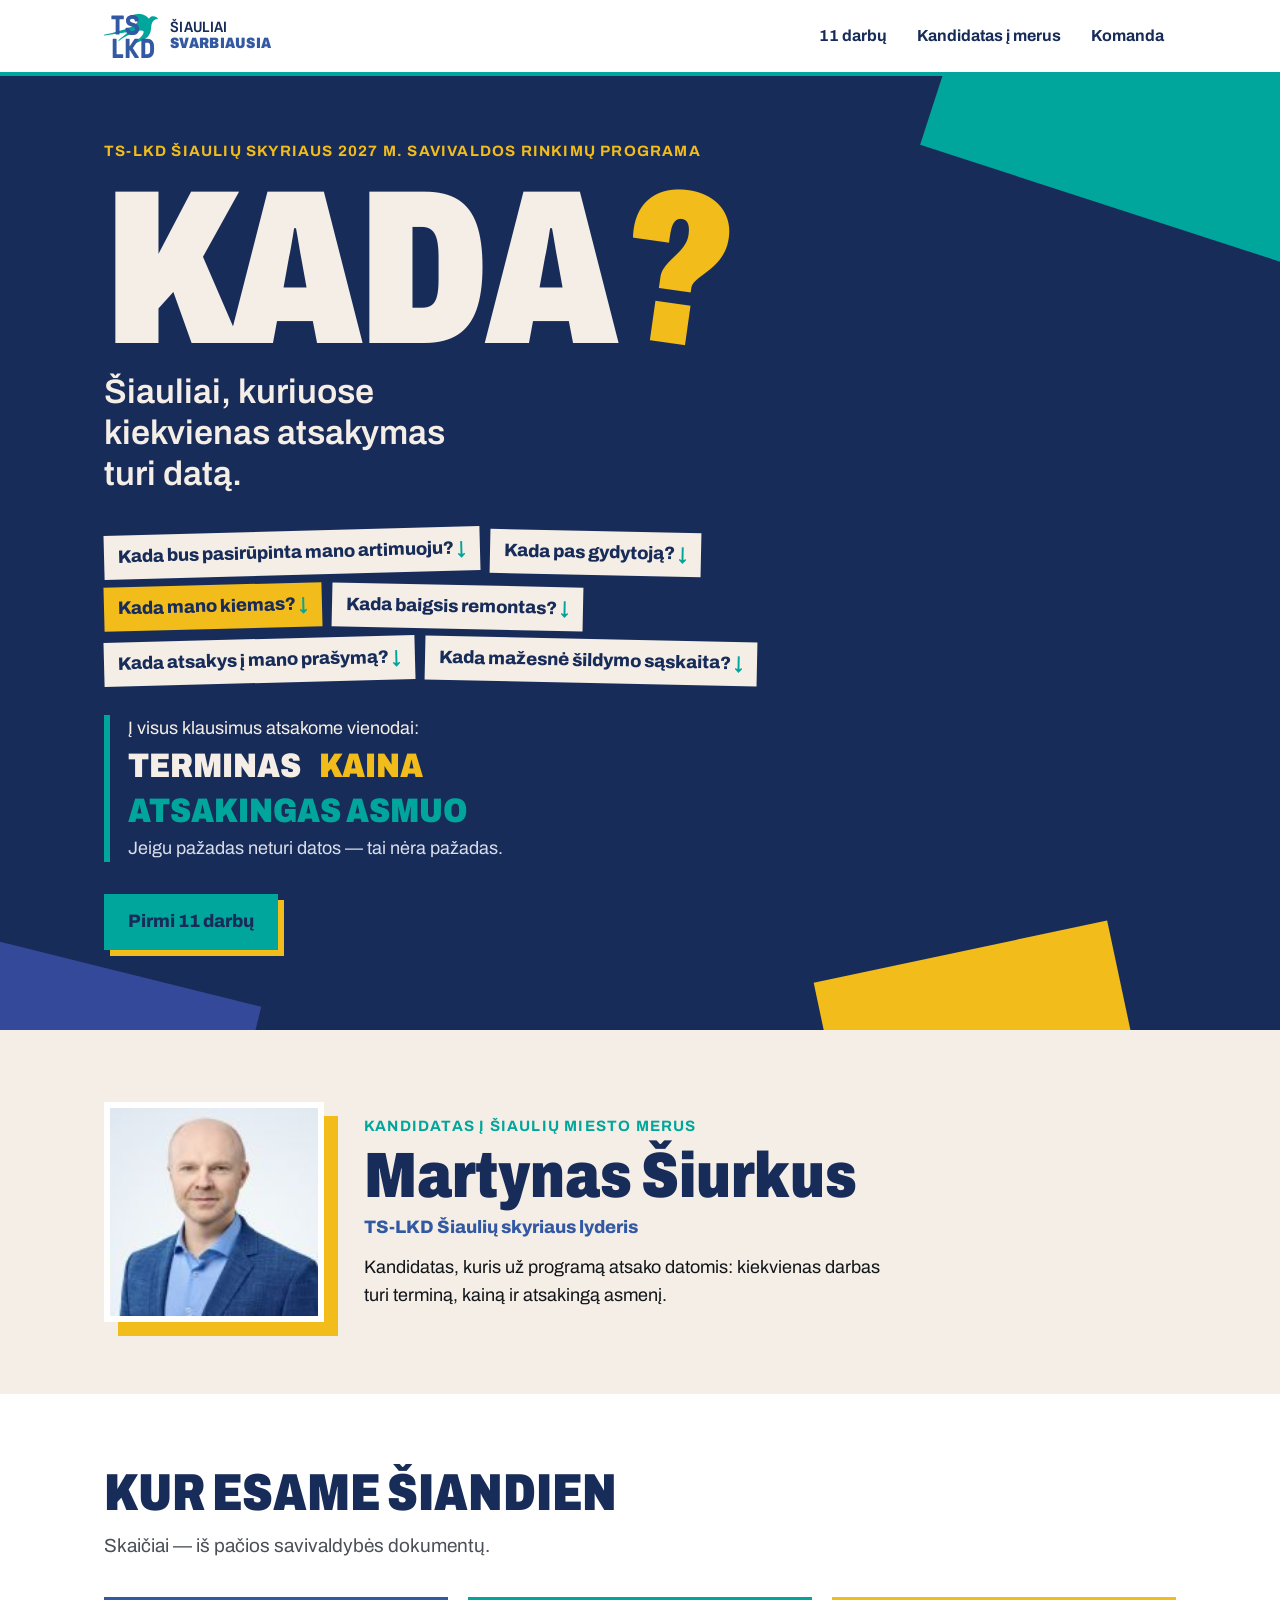
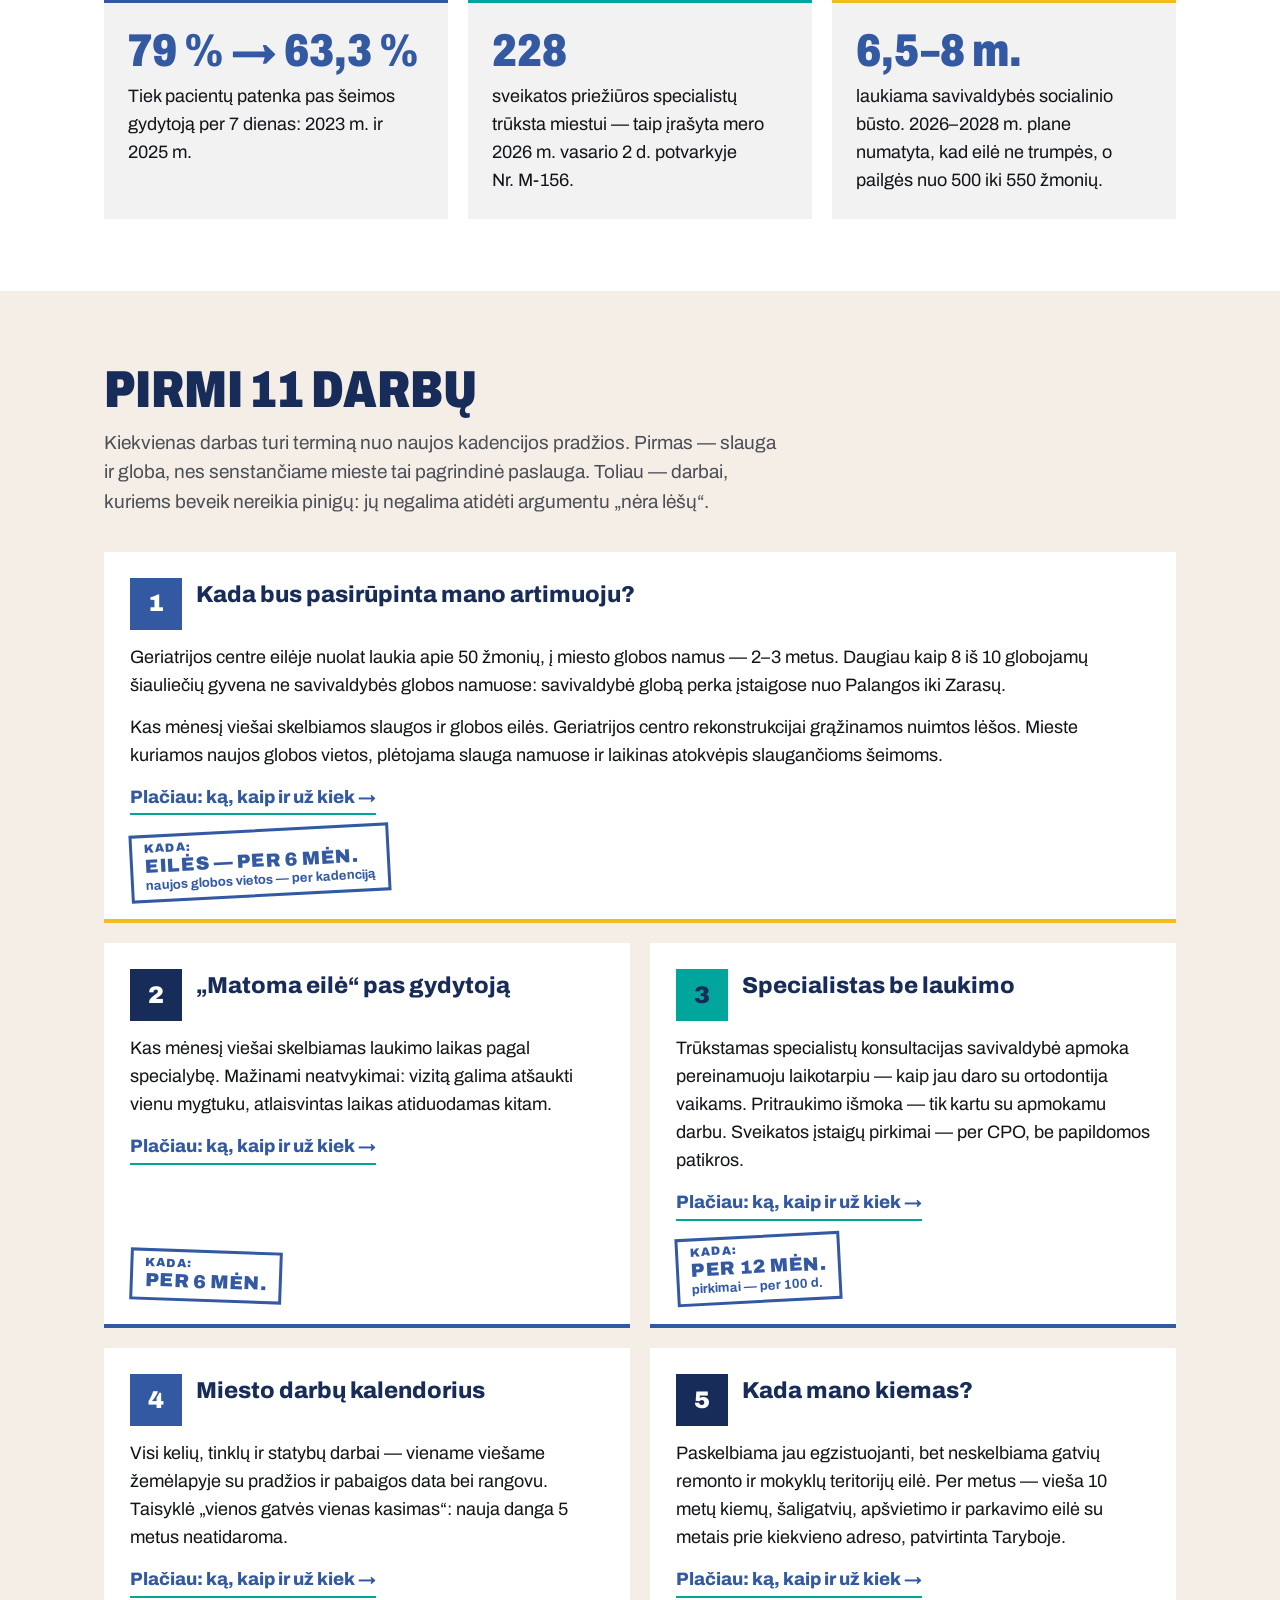
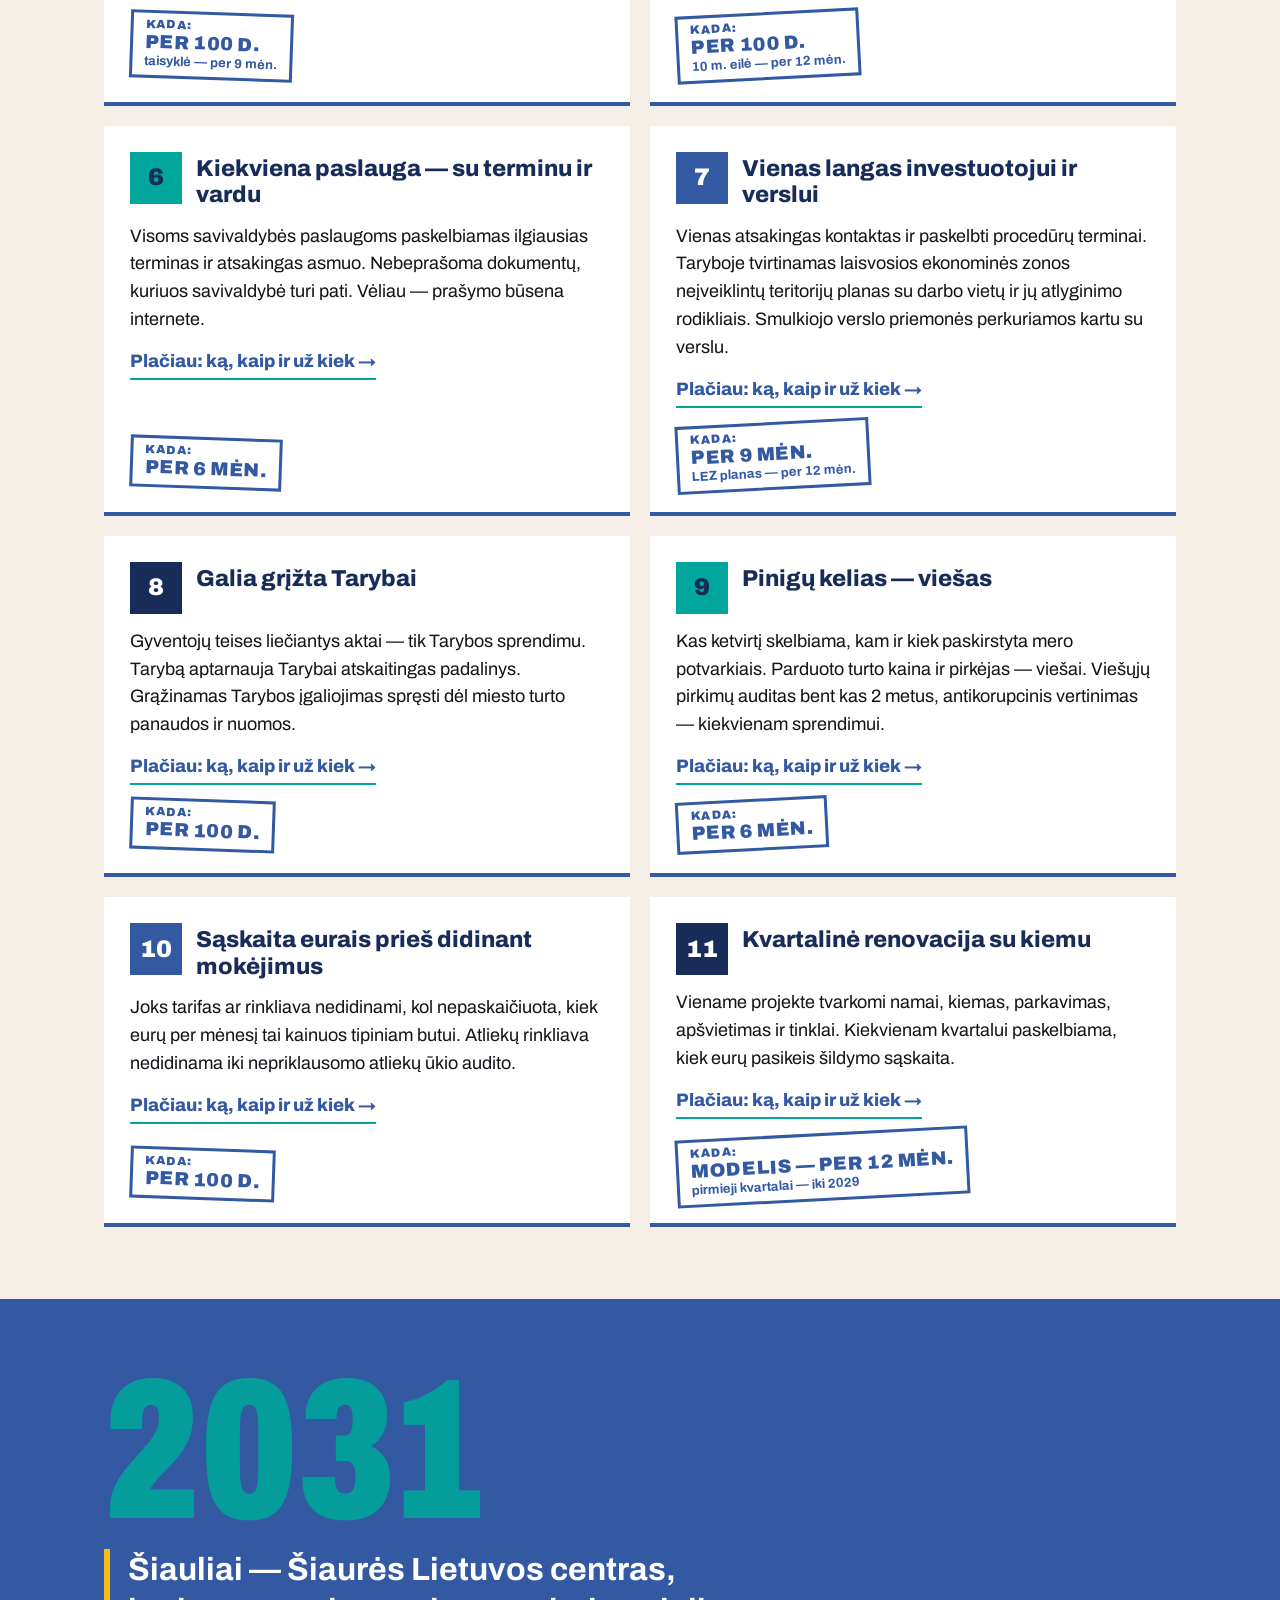
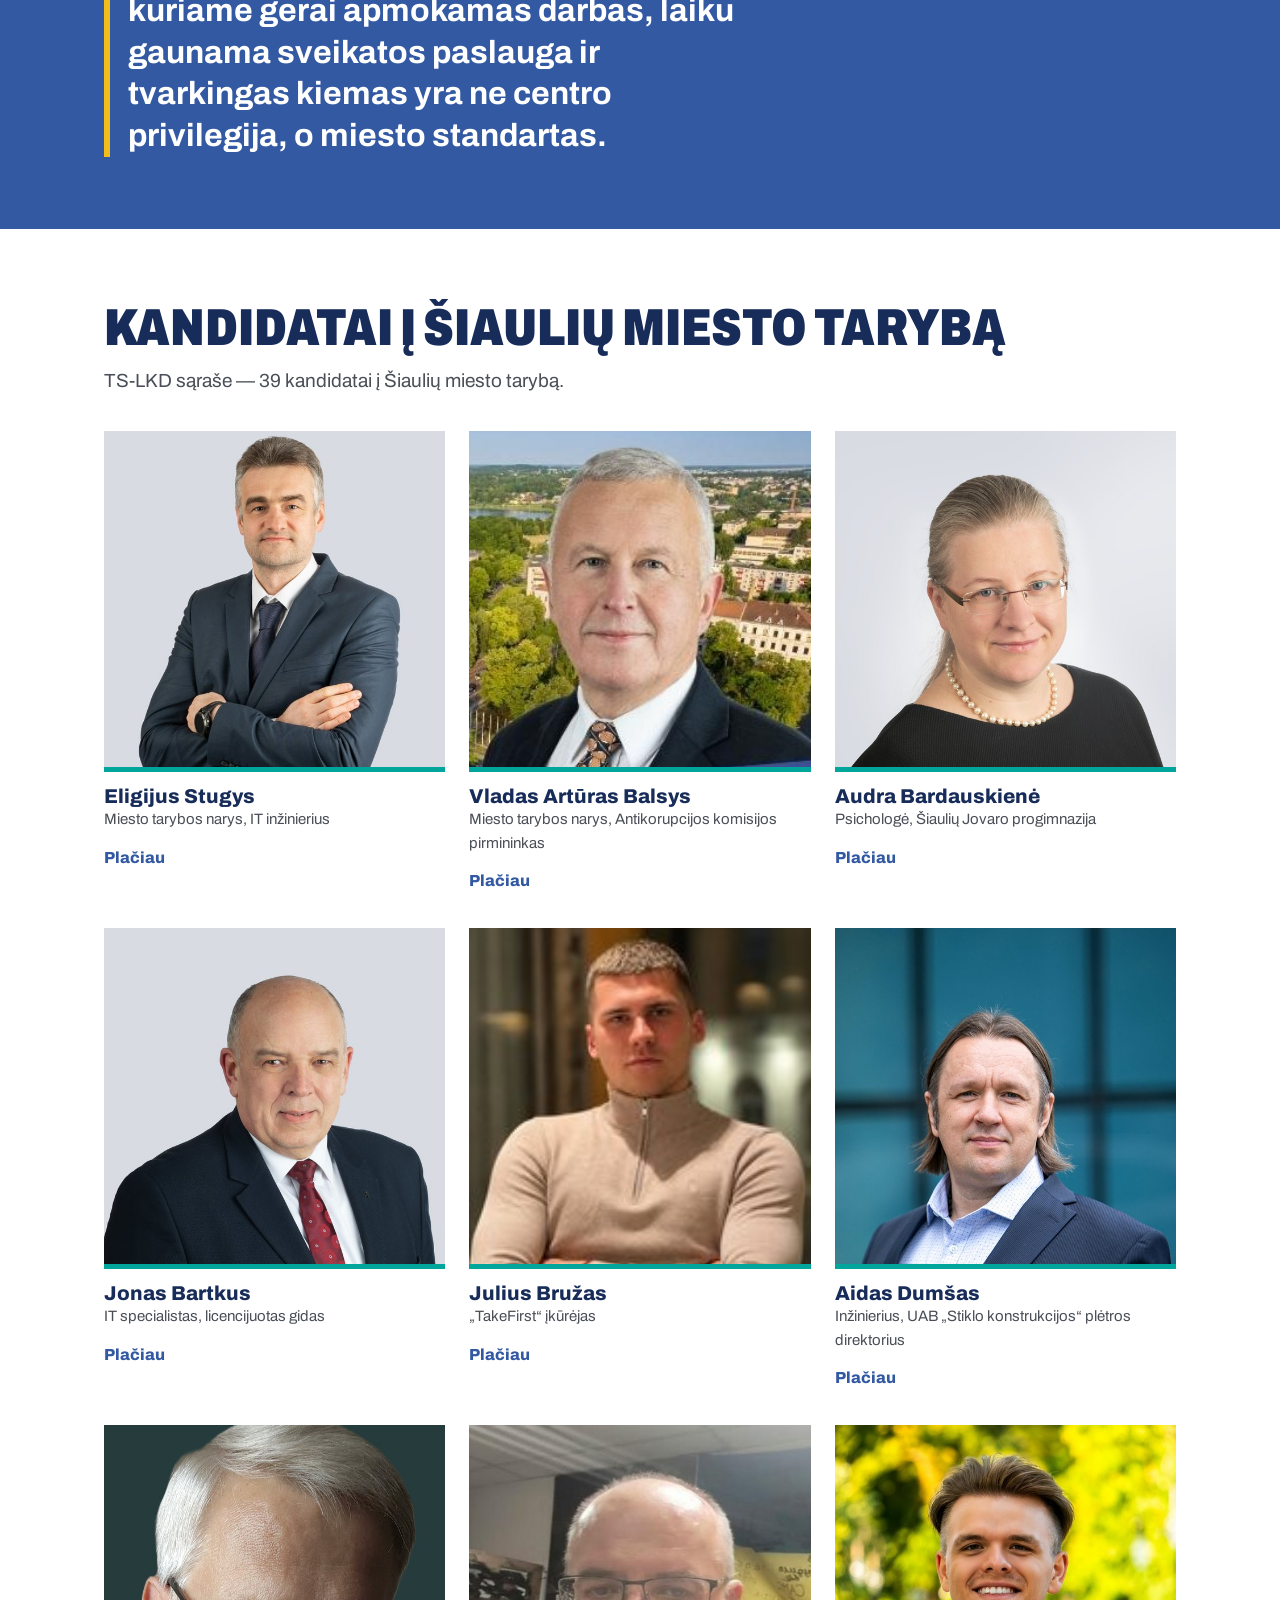
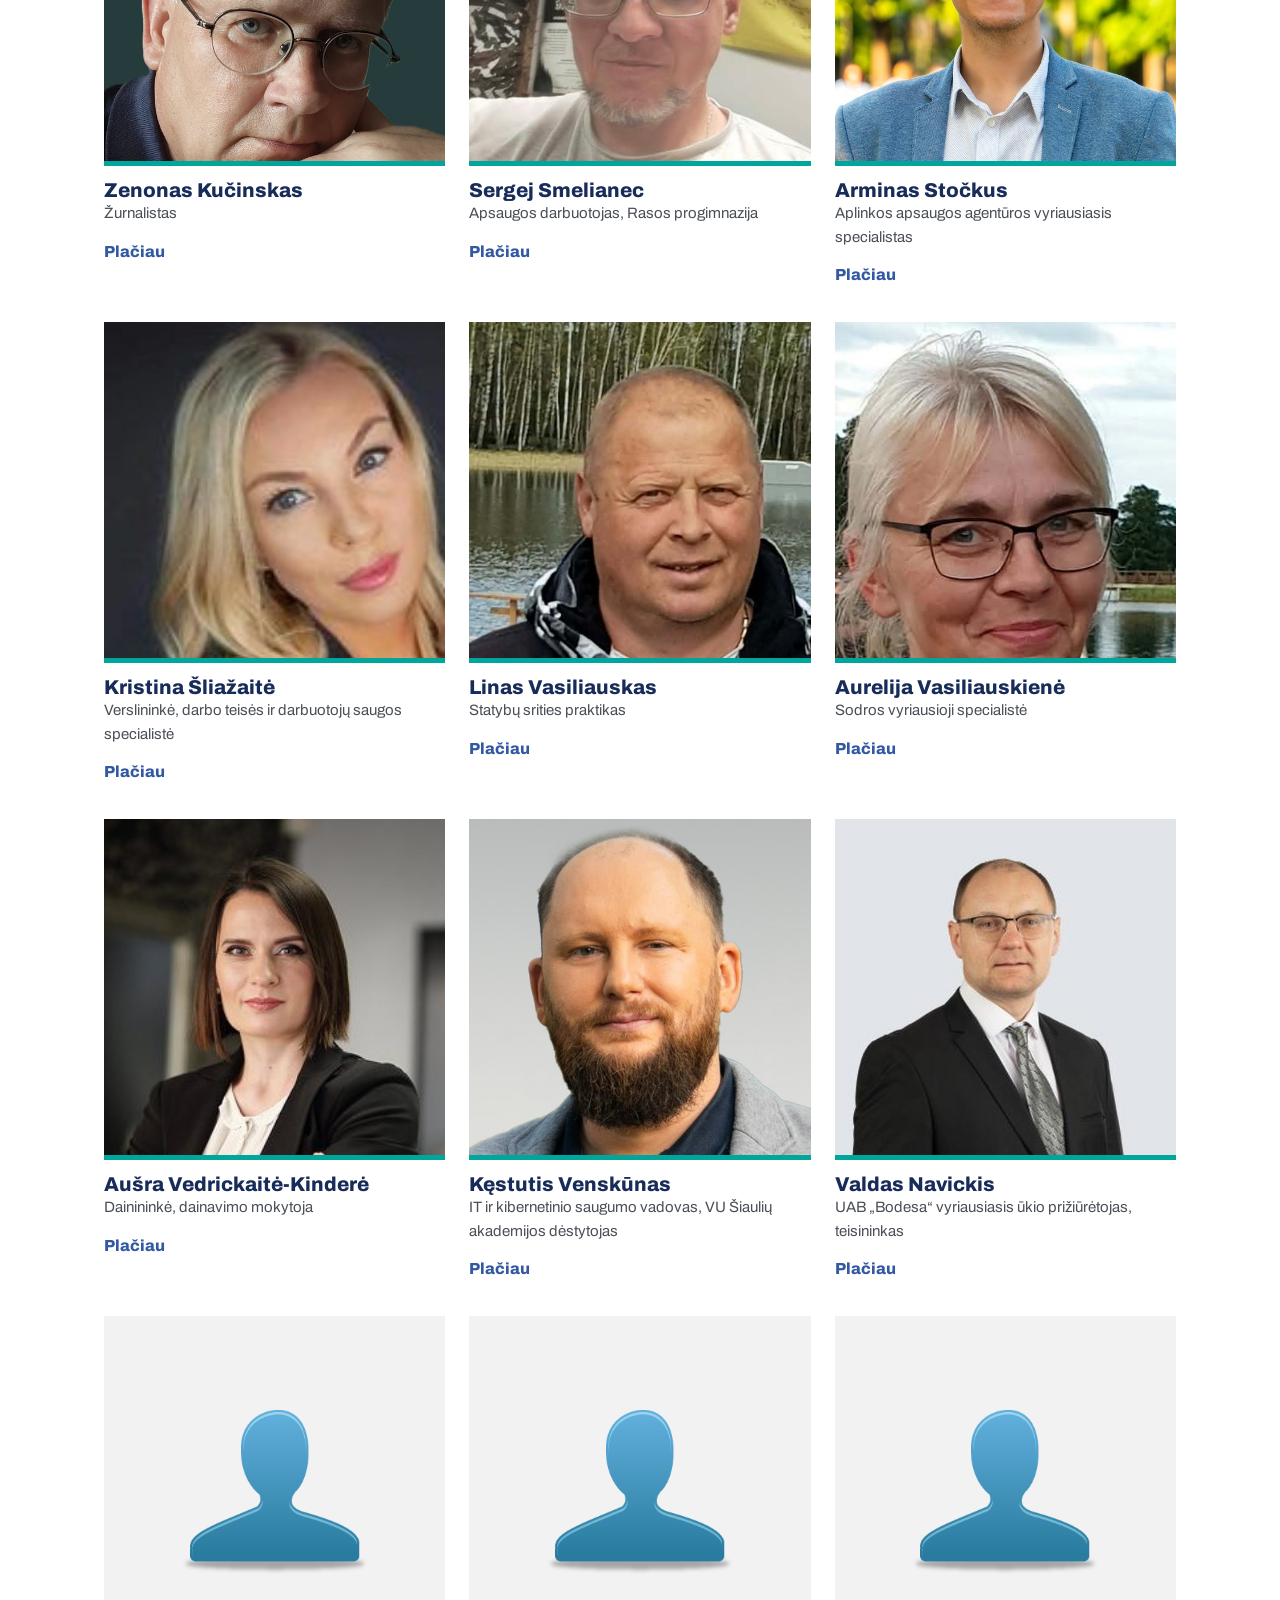
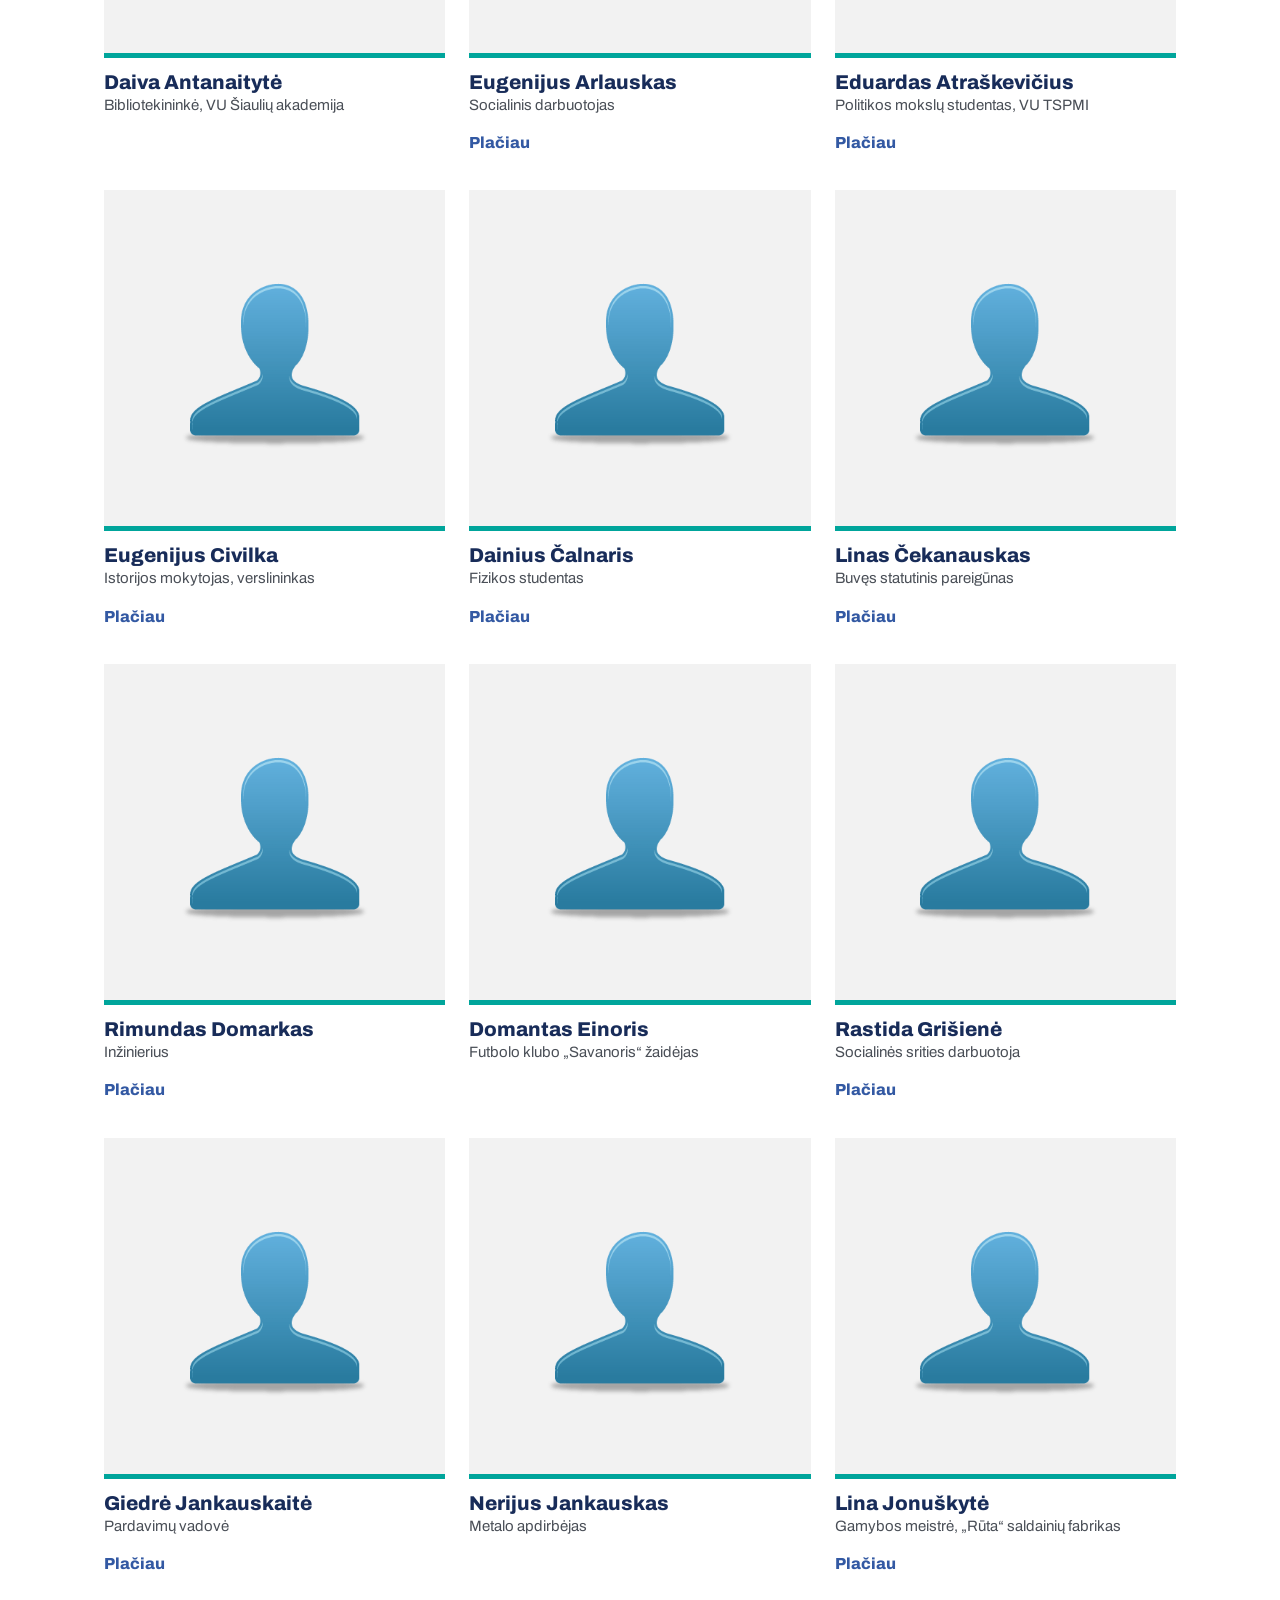
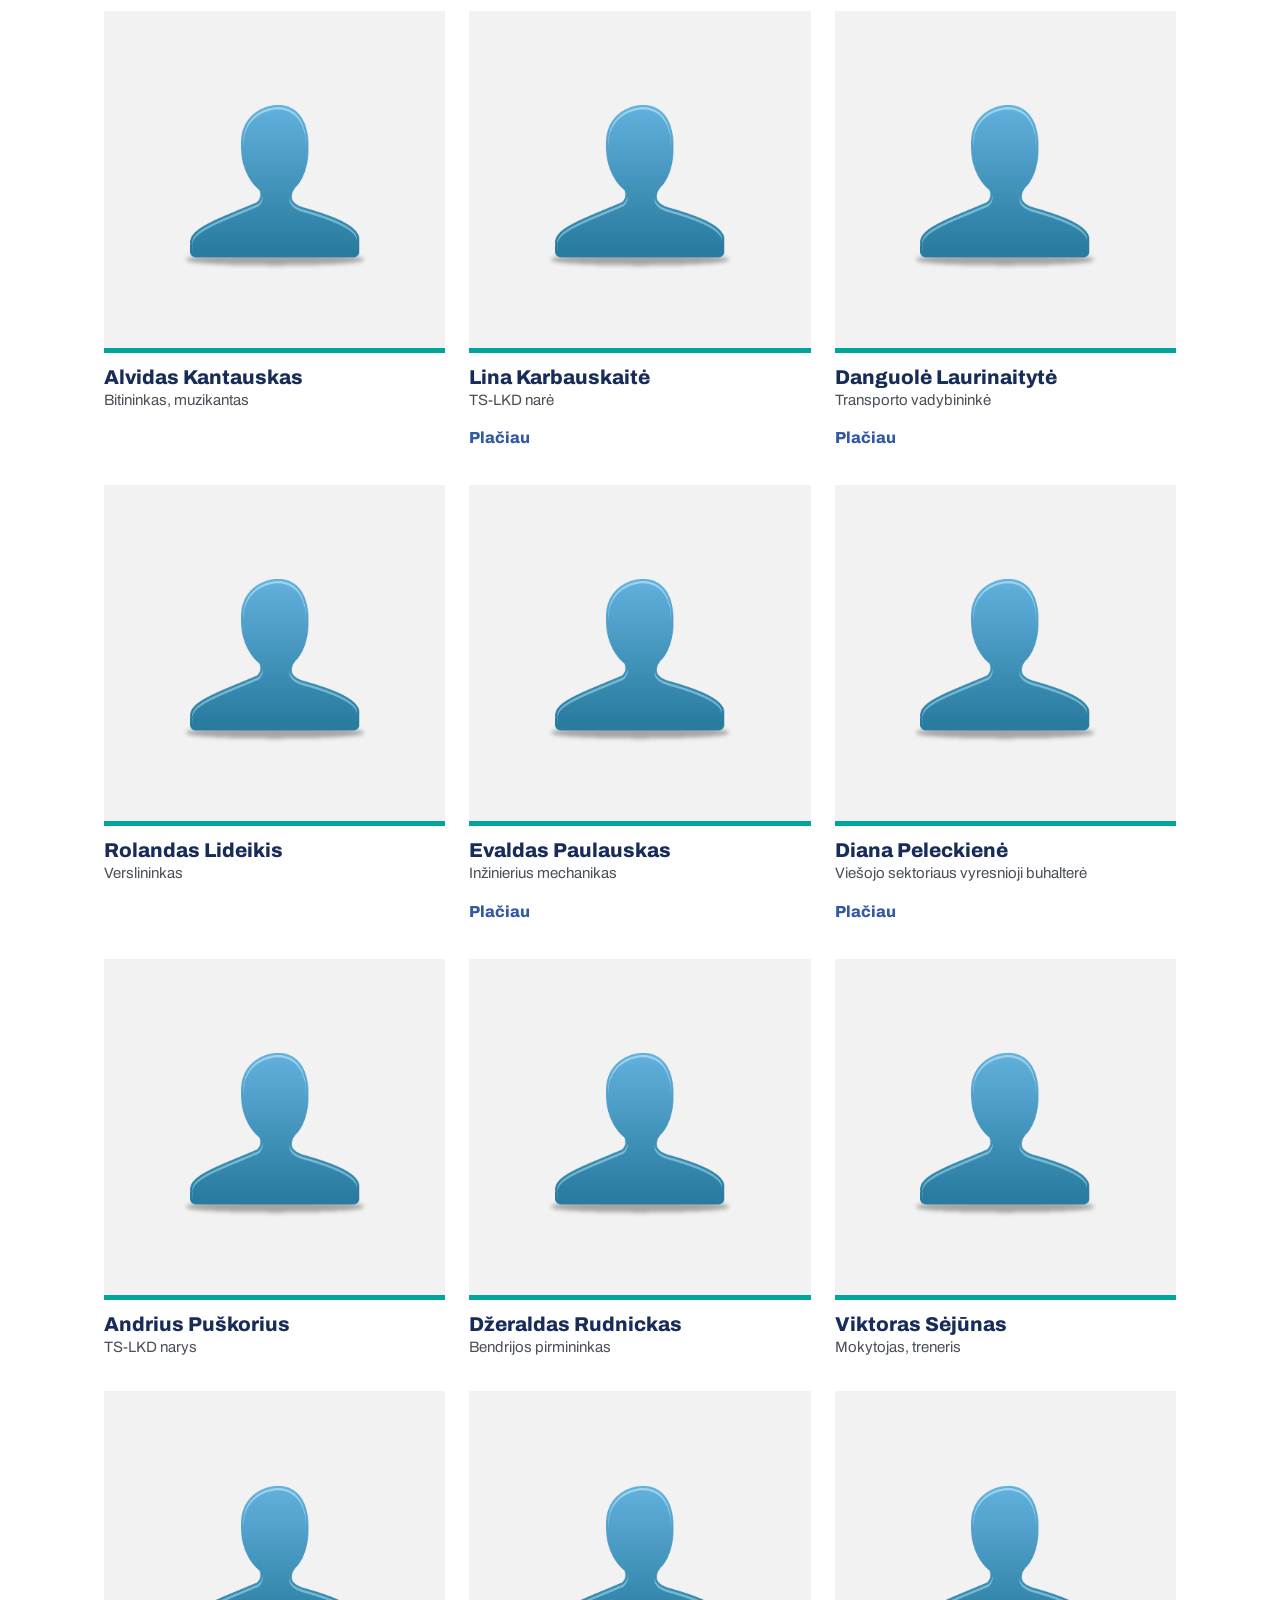
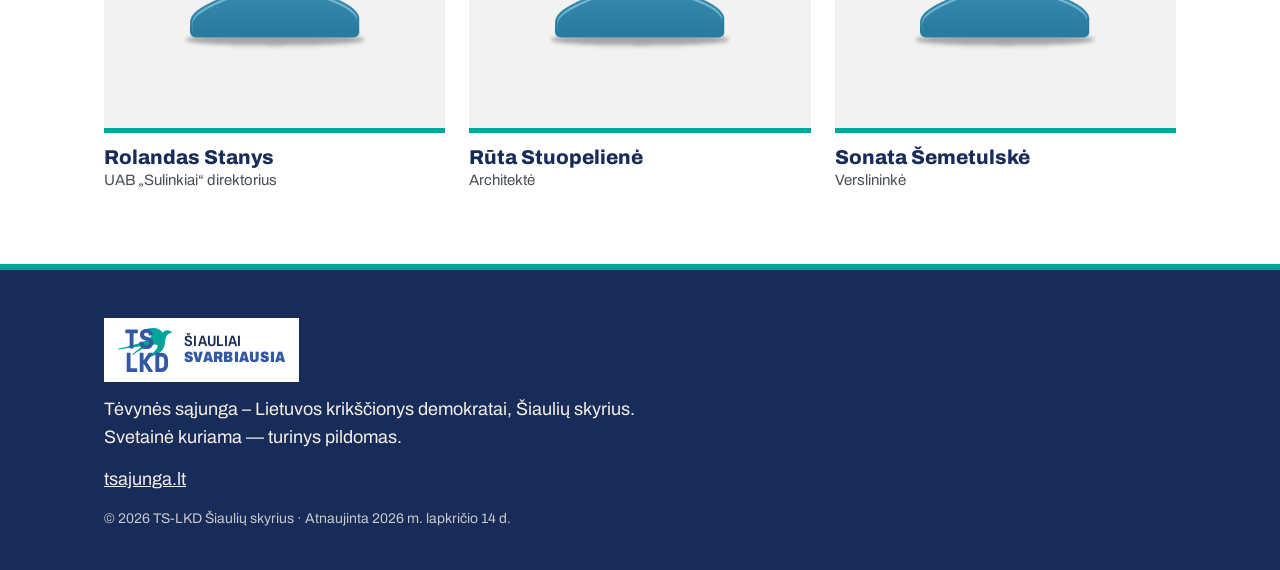
<file: index.html>
<!doctype html>
<html lang="lt">
<head>
  <meta charset="utf-8">
  <meta name="viewport" content="width=device-width, initial-scale=1">
  <title>TS-LKD kandidatai 2027 m. Šiaulių savivaldos rinkimuose | Šiauliai svarbiausia</title>
  <meta name="description" content="„KADA?“ — TS-LKD Šiaulių skyriaus 2027 m. savivaldos rinkimų programa: pirmi 11 darbų su terminais, kandidatas į Šiaulių miesto merus Martynas Šiurkus ir kandidatai į Šiaulių miesto tarybą.">
  <link rel="canonical" href="https://siauliaisvarbiausia.lt/">
  <meta name="google-site-verification" content="yrw8y4-2I16nL4HPinH-k6Y1MQKfuSux_Cgmnq6UErI">
  <meta property="og:url" content="https://siauliaisvarbiausia.lt/">
  <meta property="og:site_name" content="Šiauliai svarbiausia">
  <meta property="og:title" content="KADA? Šiauliai, kuriuose kiekvienas atsakymas turi datą">
  <meta property="og:description" content="TS-LKD Šiaulių skyriaus 2027 m. savivaldos rinkimų programa: pirmi 11 darbų su terminais, kandidatas į merus ir kandidatai į Tarybą.">
  <meta property="og:image" content="https://siauliaisvarbiausia.lt/og.jpg?v=20261106">
  <meta property="og:image:width" content="1200">
  <meta property="og:image:height" content="630">
  <meta property="og:image:alt" content="KADA? TS-LKD Šiaulių skyriaus 2027 m. savivaldos rinkimų programa — siauliaisvarbiausia.lt">
  <meta property="og:locale" content="lt_LT">
  <meta property="og:type" content="website">
  <meta name="twitter:card" content="summary_large_image">
  <script type="application/ld+json">
  {
    "@context": "https://schema.org",
    "@graph": [
      {
        "@type": "WebSite",
        "@id": "https://siauliaisvarbiausia.lt/#website",
        "url": "https://siauliaisvarbiausia.lt/",
        "name": "Šiauliai svarbiausia",
        "inLanguage": "lt",
        "publisher": { "@id": "https://siauliaisvarbiausia.lt/#skyrius" }
      },
      {
        "@type": "PoliticalParty",
        "@id": "https://siauliaisvarbiausia.lt/#skyrius",
        "name": "Tėvynės sąjunga – Lietuvos krikščionys demokratai, Šiaulių skyrius",
        "alternateName": "TS-LKD Šiaulių skyrius",
        "url": "https://siauliaisvarbiausia.lt/",
        "logo": "https://siauliaisvarbiausia.lt/logo.svg",
        "areaServed": { "@type": "City", "name": "Šiauliai" },
        "parentOrganization": { "@type": "PoliticalParty", "name": "Tėvynės sąjunga – Lietuvos krikščionys demokratai", "url": "https://tsajunga.lt" }
      },
      {
        "@type": "Person",
        "name": "Martynas Šiurkus",
        "description": "Kandidatas į Šiaulių miesto merus, TS-LKD Šiaulių skyriaus lyderis",
        "image": "https://siauliaisvarbiausia.lt/foto/martynas-siurkus.jpg",
        "memberOf": { "@id": "https://siauliaisvarbiausia.lt/#skyrius" }
      }
    ]
  }
  </script>
  <meta name="theme-color" content="#182C59">
  <link rel="preconnect" href="https://fonts.googleapis.com">
  <link rel="preconnect" href="https://fonts.gstatic.com" crossorigin>
  <link href="https://fonts.googleapis.com/css2?family=Archivo:wdth,wght@62..125,400..900&display=swap" rel="stylesheet">
  <link rel="icon" href="logo.svg" type="image/svg+xml">
  <link rel="stylesheet" href="style.css?v=20261114f">
</head>
<body>
  <a class="skip" href="#turinys">Pereiti prie turinio</a>

  <header class="top">
    <div class="wrap top-in">
      <a class="brand" href="#" aria-label="Šiauliai svarbiausia — į pradžią">
        <img src="logo.svg" alt="TS-LKD" width="54" height="44">
        <span class="brand-text">Šiauliai<br><b>svarbiausia</b></span>
      </a>
      <nav aria-label="Pagrindinis meniu">
        <a href="#darbai">11 darbų</a>
        <a href="#merui">Kandidatas į merus</a>
        <a href="#komanda">Komanda</a>
      </nav>
    </div>
  </header>

  <main id="turinys">

    <!-- KADA? -->
    <section class="hero">
      <div class="shapes" aria-hidden="true"><span class="sh s1"></span><span class="sh s2"></span><span class="sh s3"></span></div>
      <div class="wrap hero-in">
        <h1 class="hero-h1">
          <span class="kicker">TS-LKD Šiaulių skyriaus 2027 m. savivaldos rinkimų programa</span>
          <span class="kada">KADA<span>?</span></span>
        </h1>
        <p class="hero-sub">Šiauliai, kuriuose kiekvienas atsakymas turi&nbsp;datą.</p>

        <ul class="questions" aria-label="Klausimai, kuriuos užduoda šiauliečiai">
          <li><a href="#kada-bus-pasirupinta-artimuoju">Kada bus pasirūpinta mano artimuoju?</a></li>
          <li><a href="#kada-pas-gydytoja">Kada pas gydytoją?</a></li>
          <li><a href="#kada-mano-kiemas">Kada mano kiemas?</a></li>
          <li><a href="#miesto-darbu-kalendorius">Kada baigsis remontas?</a></li>
          <li><a href="#paslauga-su-terminu">Kada atsakys į mano prašymą?</a></li>
          <li><a href="#kvartaline-renovacija">Kada mažesnė šildymo sąskaita?</a></li>
        </ul>

        <div class="answer">
          <p>Į visus klausimus atsakome vienodai:</p>
          <p class="answer-big"><span>terminas</span> <span>kaina</span> <span>atsakingas asmuo</span></p>
          <p class="answer-note">Jeigu pažadas neturi datos — tai nėra pažadas.</p>
        </div>

        <a class="btn" href="#darbai">Pirmi 11 darbų</a>
      </div>
    </section>

    <!-- Kandidatas į merus -->
    <section id="merui" class="mayor" aria-labelledby="merui-h">
      <div class="wrap mayor-in">
        <figure class="mayor-photo">
          <img src="foto/martynas-siurkus.jpg?v=20261104" alt="Martynas Šiurkus" width="150" height="150">
        </figure>
        <div class="mayor-text">
          <p class="kicker">Kandidatas į Šiaulių miesto merus</p>
          <h2 id="merui-h">Martynas Šiurkus</h2>
          <p class="mayor-role">TS-LKD Šiaulių skyriaus lyderis</p>
          <p>Kandidatas, kuris už programą atsako datomis: kiekvienas darbas turi terminą, kainą ir atsakingą asmenį.</p>
        </div>
      </div>
    </section>

    <!-- Faktai -->
    <section class="facts" aria-labelledby="faktai-h">
      <div class="wrap">
        <h2 id="faktai-h" class="sec-h">Kur esame šiandien</h2>
        <p class="sec-lead">Skaičiai — iš pačios savivaldybės dokumentų.</p>
        <div class="fact-grid">
          <article class="fact">
            <p class="fact-num">79&nbsp;% → 63,3&nbsp;%</p>
            <p>Tiek pacientų patenka pas šeimos gydytoją per 7 dienas: 2023 m. ir 2025 m.</p>
          </article>
          <article class="fact">
            <p class="fact-num">228</p>
            <p>sveikatos priežiūros specialistų trūksta miestui — taip įrašyta mero 2026 m. vasario 2 d. potvarkyje Nr.&nbsp;M-156.</p>
          </article>
          <article class="fact">
            <p class="fact-num">6,5–8 m.</p>
            <p>laukiama savivaldybės socialinio būsto. 2026–2028 m. plane numatyta, kad eilė ne trumpės, o pailgės nuo 500 iki 550 žmonių.</p>
          </article>
        </div>
      </div>
    </section>

    <!-- 11 darbų -->
    <section id="darbai" class="works" aria-labelledby="darbai-h">
      <div class="wrap">
        <h2 id="darbai-h" class="sec-h">Pirmi 11 darbų</h2>
        <p class="sec-lead">Kiekvienas darbas turi terminą nuo naujos kadencijos pradžios. Pirmas — slauga ir globa, nes senstančiame mieste tai pagrindinė paslauga. Toliau — darbai, kuriems beveik nereikia pinigų: jų negalima atidėti argumentu „nėra lėšų“.</p>

        <ol class="work-list">
          <li class="work work-first" id="kada-bus-pasirupinta-artimuoju">
            <div class="work-head"><span class="work-no">1</span><h3>Kada bus pasirūpinta mano artimuoju?</h3></div>
            <p>Geriatrijos centre eilėje nuolat laukia apie 50 žmonių, į miesto globos namus — 2–3 metus. Daugiau kaip 8 iš 10 globojamų šiauliečių gyvena ne savivaldybės globos namuose: savivaldybė globą perka įstaigose nuo Palangos iki Zarasų.</p>
            <p>Kas mėnesį viešai skelbiamos slaugos ir globos eilės. Geriatrijos centro rekonstrukcijai grąžinamos nuimtos lėšos. Mieste kuriamos naujos globos vietos, plėtojama slauga namuose ir laikinas atokvėpis slaugančioms šeimoms.</p>
            <a class="work-link" href="kada-bus-pasirupinta-artimuoju/">Plačiau: ką, kaip ir už kiek <span aria-hidden="true">→</span></a>
            <p class="stamp">eilės — per 6 mėn.<small>naujos globos vietos — per kadenciją</small></p>
          </li>
          <li class="work" id="kada-pas-gydytoja">
            <div class="work-head"><span class="work-no">2</span><h3>„Matoma eilė“ pas gydytoją</h3></div>
            <p>Kas mėnesį viešai skelbiamas laukimo laikas pagal specialybę. Mažinami neatvykimai: vizitą galima atšaukti vienu mygtuku, atlaisvintas laikas atiduodamas kitam.</p>
            <a class="work-link" href="kada-pas-gydytoja/">Plačiau: ką, kaip ir už kiek <span aria-hidden="true">→</span></a>
            <p class="stamp">per 6 mėn.</p>
          </li>
          <li class="work" id="specialistas-be-laukimo">
            <div class="work-head"><span class="work-no">3</span><h3>Specialistas be laukimo</h3></div>
            <p>Trūkstamas specialistų konsultacijas savivaldybė apmoka pereinamuoju laikotarpiu — kaip jau daro su ortodontija vaikams. Pritraukimo išmoka — tik kartu su apmokamu darbu. Sveikatos įstaigų pirkimai — per CPO, be papildomos patikros.</p>
            <a class="work-link" href="specialistas-be-laukimo/">Plačiau: ką, kaip ir už kiek <span aria-hidden="true">→</span></a>
            <p class="stamp">per 12 mėn.<small>pirkimai — per 100 d.</small></p>
          </li>
          <li class="work" id="miesto-darbu-kalendorius">
            <div class="work-head"><span class="work-no">4</span><h3>Miesto darbų kalendorius</h3></div>
            <p>Visi kelių, tinklų ir statybų darbai — viename viešame žemėlapyje su pradžios ir pabaigos data bei rangovu. Taisyklė „vienos gatvės vienas kasimas“: nauja danga 5 metus neatidaroma.</p>
            <a class="work-link" href="miesto-darbu-kalendorius/">Plačiau: ką, kaip ir už kiek <span aria-hidden="true">→</span></a>
            <p class="stamp">per 100 d.<small>taisyklė — per 9 mėn.</small></p>
          </li>
          <li class="work" id="kada-mano-kiemas">
            <div class="work-head"><span class="work-no">5</span><h3>Kada mano kiemas?</h3></div>
            <p>Paskelbiama jau egzistuojanti, bet neskelbiama gatvių remonto ir mokyklų teritorijų eilė. Per metus — vieša 10 metų kiemų, šaligatvių, apšvietimo ir parkavimo eilė su metais prie kiekvieno adreso, patvirtinta Taryboje.</p>
            <a class="work-link" href="kada-mano-kiemas/">Plačiau: ką, kaip ir už kiek <span aria-hidden="true">→</span></a>
            <p class="stamp">per 100 d.<small>10 m. eilė — per 12 mėn.</small></p>
          </li>
          <li class="work" id="paslauga-su-terminu">
            <div class="work-head"><span class="work-no">6</span><h3>Kiekviena paslauga — su terminu ir vardu</h3></div>
            <p>Visoms savivaldybės paslaugoms paskelbiamas ilgiausias terminas ir atsakingas asmuo. Nebeprašoma dokumentų, kuriuos savivaldybė turi pati. Vėliau — prašymo būsena internete.</p>
            <a class="work-link" href="paslauga-su-terminu/">Plačiau: ką, kaip ir už kiek <span aria-hidden="true">→</span></a>
            <p class="stamp">per 6 mėn.</p>
          </li>
          <li class="work" id="vienas-langas-verslui">
            <div class="work-head"><span class="work-no">7</span><h3>Vienas langas investuotojui ir verslui</h3></div>
            <p>Vienas atsakingas kontaktas ir paskelbti procedūrų terminai. Taryboje tvirtinamas laisvosios ekonominės zonos neįveiklintų teritorijų planas su darbo vietų ir jų atlyginimo rodikliais. Smulkiojo verslo priemonės perkuriamos kartu su verslu.</p>
            <a class="work-link" href="vienas-langas-verslui/">Plačiau: ką, kaip ir už kiek <span aria-hidden="true">→</span></a>
            <p class="stamp">per 9 mėn.<small>LEZ planas — per 12 mėn.</small></p>
          </li>
          <li class="work" id="galia-griza-tarybai">
            <div class="work-head"><span class="work-no">8</span><h3>Galia grįžta Tarybai</h3></div>
            <p>Gyventojų teises liečiantys aktai — tik Tarybos sprendimu. Tarybą aptarnauja Tarybai atskaitingas padalinys. Grąžinamas Tarybos įgaliojimas spręsti dėl miesto turto panaudos ir nuomos.</p>
            <a class="work-link" href="galia-griza-tarybai/">Plačiau: ką, kaip ir už kiek <span aria-hidden="true">→</span></a>
            <p class="stamp">per 100 d.</p>
          </li>
          <li class="work" id="pinigu-kelias">
            <div class="work-head"><span class="work-no">9</span><h3>Pinigų kelias — viešas</h3></div>
            <p>Kas ketvirtį skelbiama, kam ir kiek paskirstyta mero potvarkiais. Parduoto turto kaina ir pirkėjas — viešai. Viešųjų pirkimų auditas bent kas 2 metus, antikorupcinis vertinimas — kiekvienam sprendimui.</p>
            <a class="work-link" href="pinigu-kelias/">Plačiau: ką, kaip ir už kiek <span aria-hidden="true">→</span></a>
            <p class="stamp">per 6 mėn.</p>
          </li>
          <li class="work" id="saskaita-eurais">
            <div class="work-head"><span class="work-no">10</span><h3>Sąskaita eurais prieš didinant mokėjimus</h3></div>
            <p>Joks tarifas ar rinkliava nedidinami, kol nepaskaičiuota, kiek eurų per mėnesį tai kainuos tipiniam butui. Atliekų rinkliava nedidinama iki nepriklausomo atliekų ūkio audito.</p>
            <a class="work-link" href="saskaita-eurais/">Plačiau: ką, kaip ir už kiek <span aria-hidden="true">→</span></a>
            <p class="stamp">per 100 d.</p>
          </li>
          <li class="work" id="kvartaline-renovacija">
            <div class="work-head"><span class="work-no">11</span><h3>Kvartalinė renovacija su kiemu</h3></div>
            <p>Viename projekte tvarkomi namai, kiemas, parkavimas, apšvietimas ir tinklai. Kiekvienam kvartalui paskelbiama, kiek eurų pasikeis šildymo sąskaita.</p>
            <a class="work-link" href="kvartaline-renovacija/">Plačiau: ką, kaip ir už kiek <span aria-hidden="true">→</span></a>
            <p class="stamp">modelis — per 12 mėn.<small>pirmieji kvartalai — iki 2029</small></p>
          </li>
        </ol>
      </div>
    </section>

    <!-- Vizija -->
    <section class="vision" aria-label="Miesto vizija 2031">
      <div class="wrap">
        <p class="vision-year">2031</p>
        <blockquote>
          Šiauliai — Šiaurės Lietuvos centras, kuriame gerai apmokamas darbas, laiku gaunama sveikatos paslauga ir tvarkingas kiemas yra ne centro privilegija, o&nbsp;miesto&nbsp;standartas.
        </blockquote>
      </div>
    </section>

    <!-- Komanda -->
    <section id="komanda" class="team" aria-labelledby="komanda-h">
      <div class="wrap">
        <h2 id="komanda-h" class="sec-h">Kandidatai į Šiaulių miesto tarybą</h2>
        <p class="sec-lead">TS-LKD sąraše — 39 kandidatai į Šiaulių miesto tarybą.</p>
        <ul class="people">
          <li class="person">
            <img src="foto/eligijus-stugys.jpg?v=20261107" alt="Eligijus Stugys" width="600" height="600" loading="lazy">
            <p class="person-name">Eligijus Stugys</p>
            <p class="person-role">Miesto tarybos narys, IT inžinierius</p>
            <details class="person-more">
              <summary>Plačiau</summary>
              <ul>
                <li>Gimė ir augo Šiauliuose. Vyresnysis IT inžinierius UAB „NFQ Technologies“, daugiau nei 20 metų kuria informacines sistemas Lietuvos, Norvegijos, JAV ir Japonijos įmonėms.</li>
                <li>Tarybos narys 2015–2019 ir 2023–2027 m. Sveikatos ir socialinių reikalų komiteto, Etikos ir Šeimos komisijų, Šiaulių ligoninės stebėtojų tarybos narys.</li>
                <li>TS-LKD narys nuo 2011 m. Daugiabučio namo savininkų bendrijos pirmininkas.</li>
              </ul>
              <blockquote>Taryboje daugiausia dirbu sveikatos ir socialinių reikalų srityje — eilės pas gydytojus, slaugos ir globos vietos senjorams — ir tikrinu, kaip leidžiami miesto pinigai. Noriu, kad į klausimą „Kada?“ visada būtų aiškus atsakymas.</blockquote>
              <p><a href="https://stugys.lt" rel="noopener">stugys.lt</a> · <a href="https://www.facebook.com/elyga1" rel="noopener">Facebook</a></p>
            </details>
          </li>
          <li class="person">
            <img src="foto/vladas-arturas-balsys.jpg?v=20261107" alt="Vladas Artūras Balsys" width="292" height="292" loading="lazy">
            <p class="person-name">Vladas Artūras Balsys</p>
            <p class="person-role">Miesto tarybos narys, Antikorupcijos komisijos pirmininkas</p>
            <details class="person-more">
              <summary>Plačiau</summary>
              <ul>
                <li>Dirba Respublikinės Šiaulių ligoninės Moters ir vaiko klinikos vaikų psichiatrijos skyriuje.</li>
                <li>TS-LKD narys nuo 2008 m. Į miesto tarybą išrinktas 2015 ir 2023 m., Švietimo, kultūros ir sporto komiteto narys.</li>
                <li>Lietuvos dviratininkų bendrijos narys — dalyvavo vertinant Šiaulių dviračių takų infrastruktūrą.</li>
                <li>Medelyno mikrorajono bendruomenės valdybos narys.</li>
                <li>Savaitgaliais su savanoriais pina maskuojamuosius tinklus Ukrainos kariams.</li>
              </ul>
              <blockquote>Mano pagrindinis siekis — kuo daugiau miesto gyventojų įtraukti į svarbių miestui klausimų nagrinėjimą, projektų aptarimą ir problemų sprendimo būdų ieškojimą.</blockquote>
            </details>
          </li>
          <li class="person">
            <img src="foto/audra-bardauskiene.jpg?v=20261107" alt="Audra Bardauskienė" width="600" height="600" loading="lazy">
            <p class="person-name">Audra Bardauskienė</p>
            <p class="person-role">Psichologė, Šiaulių Jovaro progimnazija</p>
            <details class="person-more">
              <summary>Plačiau</summary>
              <ul>
                <li>Psichologės darbo patirtis — nuo 2006 m., 2012–2026 m. Šiaulių miesto pedagoginėje psichologinėje tarnyboje.</li>
                <li>TS-LKD narė nuo 2014 m.</li>
                <li>Skautė nuo 1996 m. Nuo 2015 m. Krizinio nėštumo centro savanorė.</li>
              </ul>
              <blockquote>Mano darbas — arti žmogaus. Mano rūpimos sferos — šeimų gerovė ir švietimo sistema. Noriu prisidėti, kad kuo daugiau šeimų galėtų teigiamai vertinti gyvenimą Saulės mieste.</blockquote>
              <p><a href="https://www.facebook.com/audra.bardauskiene" rel="noopener">Facebook</a></p>
            </details>
          </li>
          <li class="person">
            <img src="foto/jonas-bartkus.jpg?v=20261107" alt="Jonas Bartkus" width="600" height="600" loading="lazy">
            <p class="person-name">Jonas Bartkus</p>
            <p class="person-role">IT specialistas, licencijuotas gidas</p>
            <details class="person-more">
              <summary>Plačiau</summary>
              <ul>
                <li>Gimė tremtinių šeimoje Šilutės rajone. 1982 m. Vilniaus universitete įgijo matematiko-dėstytojo specialybę.</li>
                <li>IT specialistu dirbo Šiaulių namų statybos kombinate, savivaldybės administracijoje ir Šiaulių banke.</li>
                <li>Gidas Šiauliuose, Žemaitijoje ir Šeduvos muziejuje „Dingęs štetlas“.</li>
                <li>LPKT bendrijos Šiaulių skyriaus pirmininkas, LIONS klubo narys.</li>
              </ul>
              <blockquote>Paskutines tris kadencijas dirbome opozicijose, todėl viliuosi su visų jūsų pagalba rinkimuose pagaliau būti valdančiojoje daugumoje ir įgyvendinti mūsų bendras idėjas.</blockquote>
              <p><a href="https://www.facebook.com/jonas.bartkus" rel="noopener">Facebook</a> · <a href="http://jonas.bartkus.lt/" rel="noopener">jonas.bartkus.lt</a></p>
            </details>
          </li>
          <li class="person">
            <img src="foto/julius-bruzas.jpg?v=20261107" alt="Julius Bružas" width="600" height="600" loading="lazy">
            <p class="person-name">Julius Bružas</p>
            <p class="person-role">„TakeFirst“ įkūrėjas</p>
            <details class="person-more">
              <summary>Plačiau</summary>
              <ul>
                <li>Kartu su komanda iš Šiaulių vysto mobiliąją platformą, skirtą mažinti maisto švaistymą ir padėti verslams realizuoti neparduotą, bet vartoti tinkamą maistą.</li>
                <li>Baigė Šiaulių Lieporių gimnaziją ir Kolpingo kolegiją (profesinis bakalauras).</li>
                <li>Aktualios temos — jaunimo galimybės, verslumas ir inovacijos, atsakingas išteklių naudojimas.</li>
              </ul>
              <blockquote>Šiauliai yra mano gimtasis miestas. Man įdomu, kaip čia galima sudaryti daugiau galimybių jauniems žmonėms, vietos iniciatyvoms ir naujoms idėjoms augti.</blockquote>
            </details>
          </li>
          <li class="person">
            <img src="foto/aidas-dumsas.jpg?v=20261107" alt="Aidas Dumšas" width="600" height="600" loading="lazy">
            <p class="person-name">Aidas Dumšas</p>
            <p class="person-role">Inžinierius, UAB „Stiklo konstrukcijos“ plėtros direktorius</p>
            <details class="person-more">
              <summary>Plačiau</summary>
              <ul>
                <li>Bendrijos „Lietuvos krikščionys demokratai“ Šiaulių skyriaus pirmininkas.</li>
                <li>Daugiau nei 10 metų vadovavo pardavimų ir klientų aptarnavimo komandoms TEO LT, vėliau — UAB „Bodesos langai“.</li>
                <li>Išsilavinimas — vadyba (Šiaulių universitetas), elektronikos inžinerija (Vilniaus kolegija).</li>
                <li>Lietuvos šaulių sąjungos ir Šiaulių buriuotojų klubo narys, organizuoja mokymus ir paskaitas jaunimui.</li>
              </ul>
              <blockquote>Mano pagrindinis tikslas savivaldoje — užtikrinti maksimaliai efektyvų, skaidrų miesto valdymą, stiprinti vietos bendruomenes ir kurti saugią, perspektyvią aplinką kiekvienam šiauliečiui.</blockquote>
            </details>
          </li>
          <li class="person">
            <img src="foto/zenonas-kucinskas.jpg?v=20261107" alt="Zenonas Kučinskas" width="600" height="600" loading="lazy">
            <p class="person-name">Zenonas Kučinskas</p>
            <p class="person-role">Žurnalistas</p>
            <details class="person-more">
              <summary>Plačiau</summary>
              <ul>
                <li>1982–1987 m. studijavo žurnalistiką Vilniaus universitete.</li>
                <li>1987–2002 m. žurnalistas Šiaulių spaudoje („Laikas“, „Šiaulių kraštas“, „Šiaulių naujienos“).</li>
                <li>2006–2010 m. Šiaulių regiono atliekų tvarkymo centro viešųjų ryšių specialistas.</li>
                <li>TS-LKD narys nuo 2024 m., dešiniosios politinės minties diskusijų klubo „Stulpai“ narys.</li>
              </ul>
              <blockquote>Istorinė atmintis ne tik atskleidžia tapatybę ir išpažįstamas vertybes, bet ir parodo judėjimo kryptį.<br>Šiauliai — perspektyvus miestas, kuris būtų patrauklus gyventi tiek jaunam, tiek brandaus amžiaus.</blockquote>
              <p><a href="https://www.facebook.com/zenonas.kucinskas" rel="noopener">Facebook</a></p>
            </details>
          </li>
          <li class="person">
            <img src="foto/sergej-smelianec.jpg?v=20261107" alt="Sergej Smelianec" width="600" height="600" loading="lazy">
            <p class="person-name">Sergej Smelianec</p>
            <p class="person-role">Apsaugos darbuotojas, Rasos progimnazija</p>
            <details class="person-more">
              <summary>Plačiau</summary>
              <ul>
                <li>Gimęs Šiauliuose, čia įgijo vidurinį išsilavinimą. Šiaulių ukrainiečių bendruomenės narys.</li>
                <li>Nuo 2025 m. lapkričio — Lietuvos šaulių sąjungos narys, komendantinio būrio šaulys.</li>
                <li>Kelerius metus su „Šiaulių vorais“ savanoriauja gaminant maskuojamuosius tinklus ir apkasų žvakes Ukrainai.</li>
                <li>Prioritetai — medicinos paslaugų prieinamumas (trumpesnės eilės pas gydytojus specialistus) ir kokybiškos rekreacinės zonos.</li>
              </ul>
              <blockquote>Investicijos į parkus ir poilsio zonas — tai investicija į gyventojų sveikatą ir miesto vardą bei veidą.</blockquote>
            </details>
          </li>
          <li class="person">
            <img src="foto/arminas-stockus.jpg?v=20261107" alt="Arminas Stočkus" width="600" height="600" loading="lazy">
            <p class="person-name">Arminas Stočkus</p>
            <p class="person-role">Aplinkos apsaugos agentūros vyriausiasis specialistas</p>
            <details class="person-more">
              <summary>Plačiau</summary>
              <ul>
                <li>Vilniaus universiteto TSPMI politikos mokslų bakalauras ir Rytų Europos bei Rusijos studijų magistras.</li>
                <li>Dirbo Seimo narės patarėju ir Finansų ministerijos Investicijų politikos skyriuje.</li>
                <li>2023–2025 m. vadovavo Šiaulių jaunimo organizacijų asociacijai „Apskritasis stalas“, buvo Savivaldybės jaunimo reikalų tarybos vicepirmininkas.</li>
              </ul>
              <blockquote>Nenoriu, kad Šiauliai tenkintųsi vidutinybe. Noriu miesto, kuris turėtų ambicijų, pasitikėtų savo žmonėmis ir nebijotų pokyčių.</blockquote>
            </details>
          </li>
          <li class="person">
            <img src="foto/kristina-sliazaite.jpg?v=20261107" alt="Kristina Šliažaitė" width="600" height="600" loading="lazy">
            <p class="person-name">Kristina Šliažaitė</p>
            <p class="person-role">Verslininkė, darbo teisės ir darbuotojų saugos specialistė</p>
            <details class="person-more">
              <summary>Plačiau</summary>
              <ul>
                <li>MB „Darbo sauga Jūsų verslui“ direktorė.</li>
                <li>Daugiau nei 20 metų patirtis finansų, energetikos ir verslo sektoriuose („Swedbank“, SEB, „Ignitis“, Šiaulių bankas).</li>
                <li>Nuo 2025 m. — TS-LKD Šiaulių skyriaus sekretorė ir Darbo ginčų komisijos narė.</li>
              </ul>
              <blockquote>Man svarbu, kad Šiauliai būtų miestas, kuriame vertinamas dirbantis žmogus, skatinama verslo iniciatyva, užtikrinama socialinė atsakomybė ir kuriama saugi, pagarbi aplinka kiekvienam gyventojui.</blockquote>
            </details>
          </li>
          <li class="person">
            <img src="foto/linas-vasiliauskas.jpg?v=20261107" alt="Linas Vasiliauskas" width="600" height="600" loading="lazy">
            <p class="person-name">Linas Vasiliauskas</p>
            <p class="person-role">Statybų srities praktikas</p>
            <details class="person-more">
              <summary>Plačiau</summary>
              <ul>
                <li>Specializaciją įgijo Švedijoje — karkasinių medinių namų statyboje. Daugiametė darbo patirtis užsienyje.</li>
              </ul>
              <blockquote>Ši patirtis leidžia plačiau vertinti miesto gyvenimą, pastebėti tobulinamas sritis ir matyti galimybes, kaip Šiauliai gali tapti patogesniu, modernesniu ir patrauklesniu miestu.</blockquote>
            </details>
          </li>
          <li class="person">
            <img src="foto/aurelija-vasiliauskiene.jpg?v=20261107" alt="Aurelija Vasiliauskienė" width="600" height="600" loading="lazy">
            <p class="person-name">Aurelija Vasiliauskienė</p>
            <p class="person-role">Sodros vyriausioji specialistė</p>
            <details class="person-more">
              <summary>Plačiau</summary>
              <ul>
                <li>Šiaulių universitete įgijo aukštąjį ekonominį išsilavinimą. Sodroje dirba 28 metus.</li>
                <li>Pastaruosius 10 metų vadovauja Socialinio draudimo darbuotojų profesinės sąjungos Šiaulių skyriui.</li>
                <li>Daug metų yra kraujo donorė.</li>
              </ul>
              <blockquote>Ši veikla išmokė mane derėtis, girdėti skirtingas nuomones, išklausyti žmones, atstovauti jų interesams ir ieškoti konstruktyvių sprendimų.</blockquote>
            </details>
          </li>
          <li class="person">
            <img src="foto/ausra-vedrickaite-kindere.jpg?v=20261107" alt="Aušra Vedrickaitė-Kinderė" width="256" height="256" loading="lazy">
            <p class="person-name">Aušra Vedrickaitė-Kinderė</p>
            <p class="person-role">Dainininkė, dainavimo mokytoja</p>
            <details class="person-more">
              <summary>Plačiau</summary>
              <ul>
                <li>Nuo 2010 m. Valstybinio kamerinio choro „Polifonija“ dainininkė (mecosopranas).</li>
                <li>Dainavimo mokytoja Kuršėnų meno mokykloje ir Šiaulių „Dagilėlio“ dainavimo mokykloje.</li>
                <li>Vytauto Didžiojo universiteto Muzikos akademijos magistrė.</li>
              </ul>
              <blockquote>Tikiu, kad švietimas, kultūra ir pagarba žmogui yra stiprios, atsakingos visuomenės pagrindas.</blockquote>
            </details>
          </li>
          <li class="person">
            <img src="foto/kestutis-venskunas.jpg?v=20261107" alt="Kęstutis Venskūnas" width="600" height="600" loading="lazy">
            <p class="person-name">Kęstutis Venskūnas</p>
            <p class="person-role">IT ir kibernetinio saugumo vadovas, VU Šiaulių akademijos dėstytojas</p>
            <details class="person-more">
              <summary>Plačiau</summary>
              <ul>
                <li>UAB „Cherry Servers“ kibernetinio saugumo vadovas (CISO), anksčiau vadovavo Microsoft platformų komandai „Telia“.</li>
                <li>Vilniaus universiteto magistras, Šiaulių universiteto bakalauras.</li>
                <li>TS-LKD Šiaulių skyriaus narys, dalyvauja Lietuvos politinių kalinių ir tremtinių sąjungos veikloje.</li>
              </ul>
              <blockquote>Aiškus tikslas, terminas ir atsakomybė. Sprendimai, kuriuos galima pamatuoti ir patikrinti.</blockquote>
            </details>
          </li>
          <li class="person">
            <img src="foto/valdas-navickis.jpg?v=20261107" alt="Valdas Navickis" width="600" height="600" loading="lazy">
            <p class="person-name">Valdas Navickis</p>
            <p class="person-role">UAB „Bodesa“ vyriausiasis ūkio prižiūrėtojas, teisininkas</p>
            <details class="person-more">
              <summary>Plačiau</summary>
              <ul>
                <li>Teisės studijos: 2013 m. baigė Šiaurės Lietuvos kolegiją, dabar studijuoja Mykolo Romerio universitete (5 kursas).</li>
                <li>TS-LKD narys nuo 2006 metų.</li>
                <li>Šiaulių gamtos ir kultūros apsaugos klubo „Aukuras“ tarybos narys, UAB „Bodesa“ darbo tarybos pirmininkas.</li>
                <li>Pomėgiai — gamta, istorija, sportas, medžio darbai.</li>
              </ul>
              <blockquote>Miesto tarybos narys privalo išmanyti ir teisės aktus, ir miesto ūkio reikalus. Teisinį išsilavinimą ir patirtį prižiūrint daugiamilijoninės vertės gamybos įmonės ūkį galėsiu tinkamai panaudoti atstovaudamas TS-LKD Šiaulių miesto taryboje.</blockquote>
            </details>
          </li>
          <li class="person person-nofoto">
            <img src="foto/be-nuotraukos.png?v=20261107" alt="" width="256" height="256" loading="lazy">
            <p class="person-name">Daiva Antanaitytė</p>
            <p class="person-role">Bibliotekininkė, VU Šiaulių akademija</p>
          </li>
          <li class="person person-nofoto">
            <img src="foto/be-nuotraukos.png?v=20261107" alt="" width="256" height="256" loading="lazy">
            <p class="person-name">Eugenijus Arlauskas</p>
            <p class="person-role">Socialinis darbuotojas</p>
            <details class="person-more">
              <summary>Plačiau</summary>
              <ul>
                <li>Lietuvos kalėjimų tarnybos Šiaulių kalėjimo Pusiaukelės namų socialinis darbuotojas, padedantis žmonėms sugrįžti į gyvenimą.</li>
              </ul>
            </details>
          </li>
          <li class="person person-nofoto">
            <img src="foto/be-nuotraukos.png?v=20261107" alt="" width="256" height="256" loading="lazy">
            <p class="person-name">Eduardas Atraškevičius</p>
            <p class="person-role">Politikos mokslų studentas, VU TSPMI</p>
            <details class="person-more">
              <summary>Plačiau</summary>
              <ul>
                <li>Buvęs Šiaulių jaunimo organizacijų asociacijos „Apskritasis stalas“ valdybos narys.</li>
              </ul>
            </details>
          </li>
          <li class="person person-nofoto">
            <img src="foto/be-nuotraukos.png?v=20261107" alt="" width="256" height="256" loading="lazy">
            <p class="person-name">Eugenijus Civilka</p>
            <p class="person-role">Istorijos mokytojas, verslininkas</p>
            <details class="person-more">
              <summary>Plačiau</summary>
              <ul>
                <li>TS-LKD narys, pensininkas. Restauruoja senus automobilius.</li>
              </ul>
            </details>
          </li>
          <li class="person person-nofoto">
            <img src="foto/be-nuotraukos.png?v=20261107" alt="" width="256" height="256" loading="lazy">
            <p class="person-name">Dainius Čalnaris</p>
            <p class="person-role">Fizikos studentas</p>
            <details class="person-more">
              <summary>Plačiau</summary>
              <ul>
                <li>Buvęs Jaunųjų konservatorių lygos Šiaulių skyriaus pirmininkas.</li>
              </ul>
            </details>
          </li>
          <li class="person person-nofoto">
            <img src="foto/be-nuotraukos.png?v=20261107" alt="" width="256" height="256" loading="lazy">
            <p class="person-name">Linas Čekanauskas</p>
            <p class="person-role">Buvęs statutinis pareigūnas</p>
            <details class="person-more">
              <summary>Plačiau</summary>
              <ul>
                <li>TS-LKD narys, tarnybos pensininkas. Turi profesinės patirties viešojo saugumo, teisės aktų laikymosi ir atsakingo pareigų vykdymo srityse.</li>
              </ul>
            </details>
          </li>
          <li class="person person-nofoto">
            <img src="foto/be-nuotraukos.png?v=20261107" alt="" width="256" height="256" loading="lazy">
            <p class="person-name">Rimundas Domarkas</p>
            <p class="person-role">Inžinierius</p>
            <details class="person-more">
              <summary>Plačiau</summary>
              <ul>
                <li>TS-LKD narys, pensininkas. Buvęs savivaldybės administracijos direktorius ir apskrities viršininkas.</li>
              </ul>
            </details>
          </li>
          <li class="person person-nofoto">
            <img src="foto/be-nuotraukos.png?v=20261107" alt="" width="256" height="256" loading="lazy">
            <p class="person-name">Domantas Einoris</p>
            <p class="person-role">Futbolo klubo „Savanoris“ žaidėjas</p>
          </li>
          <li class="person person-nofoto">
            <img src="foto/be-nuotraukos.png?v=20261107" alt="" width="256" height="256" loading="lazy">
            <p class="person-name">Rastida Grišienė</p>
            <p class="person-role">Socialinės srities darbuotoja</p>
            <details class="person-more">
              <summary>Plačiau</summary>
              <ul>
                <li>Šiaulietė, penkių vaikų mama. Daugiau nei 10 metų dirba socialinėje srityje, globoja neįgalius ir našlaičius vaikus.</li>
                <li>Įgijusi socialinio darbo, administravimo ir mediacijos išsilavinimą, šiuo metu studijuoja slaugą.</li>
                <li>Turi ilgametę patirtį dirbant su specialiųjų poreikių vaikais.</li>
              </ul>
            </details>
          </li>
          <li class="person person-nofoto">
            <img src="foto/be-nuotraukos.png?v=20261107" alt="" width="256" height="256" loading="lazy">
            <p class="person-name">Giedrė Jankauskaitė</p>
            <p class="person-role">Pardavimų vadovė</p>
            <details class="person-more">
              <summary>Plačiau</summary>
              <ul>
                <li>Šiaulietė, dviejų vaikų mama.</li>
              </ul>
            </details>
          </li>
          <li class="person person-nofoto">
            <img src="foto/be-nuotraukos.png?v=20261107" alt="" width="256" height="256" loading="lazy">
            <p class="person-name">Nerijus Jankauskas</p>
            <p class="person-role">Metalo apdirbėjas</p>
          </li>
          <li class="person person-nofoto">
            <img src="foto/be-nuotraukos.png?v=20261107" alt="" width="256" height="256" loading="lazy">
            <p class="person-name">Lina Jonuškytė</p>
            <p class="person-role">Gamybos meistrė, „Rūta“ saldainių fabrikas</p>
            <details class="person-more">
              <summary>Plačiau</summary>
              <ul>
                <li>Atsakinga už gamybos procesų organizavimą, darbuotojų darbo koordinavimą, produkcijos kokybės užtikrinimą ir sklandų kasdienės veiklos vykdymą.</li>
              </ul>
            </details>
          </li>
          <li class="person person-nofoto">
            <img src="foto/be-nuotraukos.png?v=20261107" alt="" width="256" height="256" loading="lazy">
            <p class="person-name">Alvidas Kantauskas</p>
            <p class="person-role">Bitininkas, muzikantas</p>
          </li>
          <li class="person person-nofoto">
            <img src="foto/be-nuotraukos.png?v=20261107" alt="" width="256" height="256" loading="lazy">
            <p class="person-name">Lina Karbauskaitė</p>
            <p class="person-role">TS-LKD narė</p>
            <details class="person-more">
              <summary>Plačiau</summary>
              <blockquote>Sveikas žmogus — laimingas žmogus. Mano tikslas — daugiau dėmesio skirti ligų profilaktikai.</blockquote>
            </details>
          </li>
          <li class="person person-nofoto">
            <img src="foto/be-nuotraukos.png?v=20261107" alt="" width="256" height="256" loading="lazy">
            <p class="person-name">Danguolė Laurinaitytė</p>
            <p class="person-role">Transporto vadybininkė</p>
            <details class="person-more">
              <summary>Plačiau</summary>
              <ul>
                <li>Turi patirties transporto ir logistikos procesų organizavimo, veiklos planavimo bei koordinavimo srityse.</li>
              </ul>
            </details>
          </li>
          <li class="person person-nofoto">
            <img src="foto/be-nuotraukos.png?v=20261107" alt="" width="256" height="256" loading="lazy">
            <p class="person-name">Rolandas Lideikis</p>
            <p class="person-role">Verslininkas</p>
          </li>
          <li class="person person-nofoto">
            <img src="foto/be-nuotraukos.png?v=20261107" alt="" width="256" height="256" loading="lazy">
            <p class="person-name">Evaldas Paulauskas</p>
            <p class="person-role">Inžinierius mechanikas</p>
            <details class="person-more">
              <summary>Plačiau</summary>
              <ul>
                <li>Aktyvus šiaulietis, remia TS-LKD.</li>
              </ul>
            </details>
          </li>
          <li class="person person-nofoto">
            <img src="foto/be-nuotraukos.png?v=20261107" alt="" width="256" height="256" loading="lazy">
            <p class="person-name">Diana Peleckienė</p>
            <p class="person-role">Viešojo sektoriaus vyresnioji buhalterė</p>
            <details class="person-more">
              <summary>Plačiau</summary>
              <ul>
                <li>Turi patirties finansinės apskaitos, biudžeto lėšų administravimo, finansinių ataskaitų rengimo ir finansų kontrolės srityse.</li>
              </ul>
            </details>
          </li>
          <li class="person person-nofoto">
            <img src="foto/be-nuotraukos.png?v=20261107" alt="" width="256" height="256" loading="lazy">
            <p class="person-name">Andrius Puškorius</p>
            <p class="person-role">TS-LKD narys</p>
          </li>
          <li class="person person-nofoto">
            <img src="foto/be-nuotraukos.png?v=20261107" alt="" width="256" height="256" loading="lazy">
            <p class="person-name">Džeraldas Rudnickas</p>
            <p class="person-role">Bendrijos pirmininkas</p>
          </li>
          <li class="person person-nofoto">
            <img src="foto/be-nuotraukos.png?v=20261107" alt="" width="256" height="256" loading="lazy">
            <p class="person-name">Viktoras Sėjūnas</p>
            <p class="person-role">Mokytojas, treneris</p>
          </li>
          <li class="person person-nofoto">
            <img src="foto/be-nuotraukos.png?v=20261107" alt="" width="256" height="256" loading="lazy">
            <p class="person-name">Rolandas Stanys</p>
            <p class="person-role">UAB „Sulinkiai“ direktorius</p>
          </li>
          <li class="person person-nofoto">
            <img src="foto/be-nuotraukos.png?v=20261107" alt="" width="256" height="256" loading="lazy">
            <p class="person-name">Rūta Stuopelienė</p>
            <p class="person-role">Architektė</p>
          </li>
          <li class="person person-nofoto">
            <img src="foto/be-nuotraukos.png?v=20261107" alt="" width="256" height="256" loading="lazy">
            <p class="person-name">Sonata Šemetulskė</p>
            <p class="person-role">Verslininkė</p>
          </li>
        </ul>
      </div>
    </section>

  </main>

  <footer class="foot">
    <div class="wrap foot-in">
      <a class="brand brand-foot" href="#">
        <img src="logo.svg" alt="TS-LKD" width="54" height="44">
        <span class="brand-text">Šiauliai<br><b>svarbiausia</b></span>
      </a>
      <p>Tėvynės sąjunga – Lietuvos krikščionys demokratai, Šiaulių skyrius.<br>Svetainė kuriama — turinys pildomas.</p>
      <p><a href="https://tsajunga.lt" rel="noopener">tsajunga.lt</a></p>
      <p class="copy">© 2026 TS-LKD Šiaulių skyrius · Atnaujinta <time datetime="2026-11-14">2026 m. lapkričio 14 d.</time></p>
    </div>
  </footer>

  <!-- Lankomumo statistika (GoatCounter, be slapukų) — skaičiuojama tik siauliaisvarbiausia.lt, ne kopijoje -->
  <script>
    if (/(^|\.)siauliaisvarbiausia\.lt$/.test(location.hostname)) {
      var gc = document.createElement("script");
      gc.async = true;
      gc.src = "https://gc.zgo.at/count.js";
      gc.dataset.goatcounter = "https://elyga.goatcounter.com/count";
      document.body.appendChild(gc);
    }
  </script>
</body>
</html>
</file>
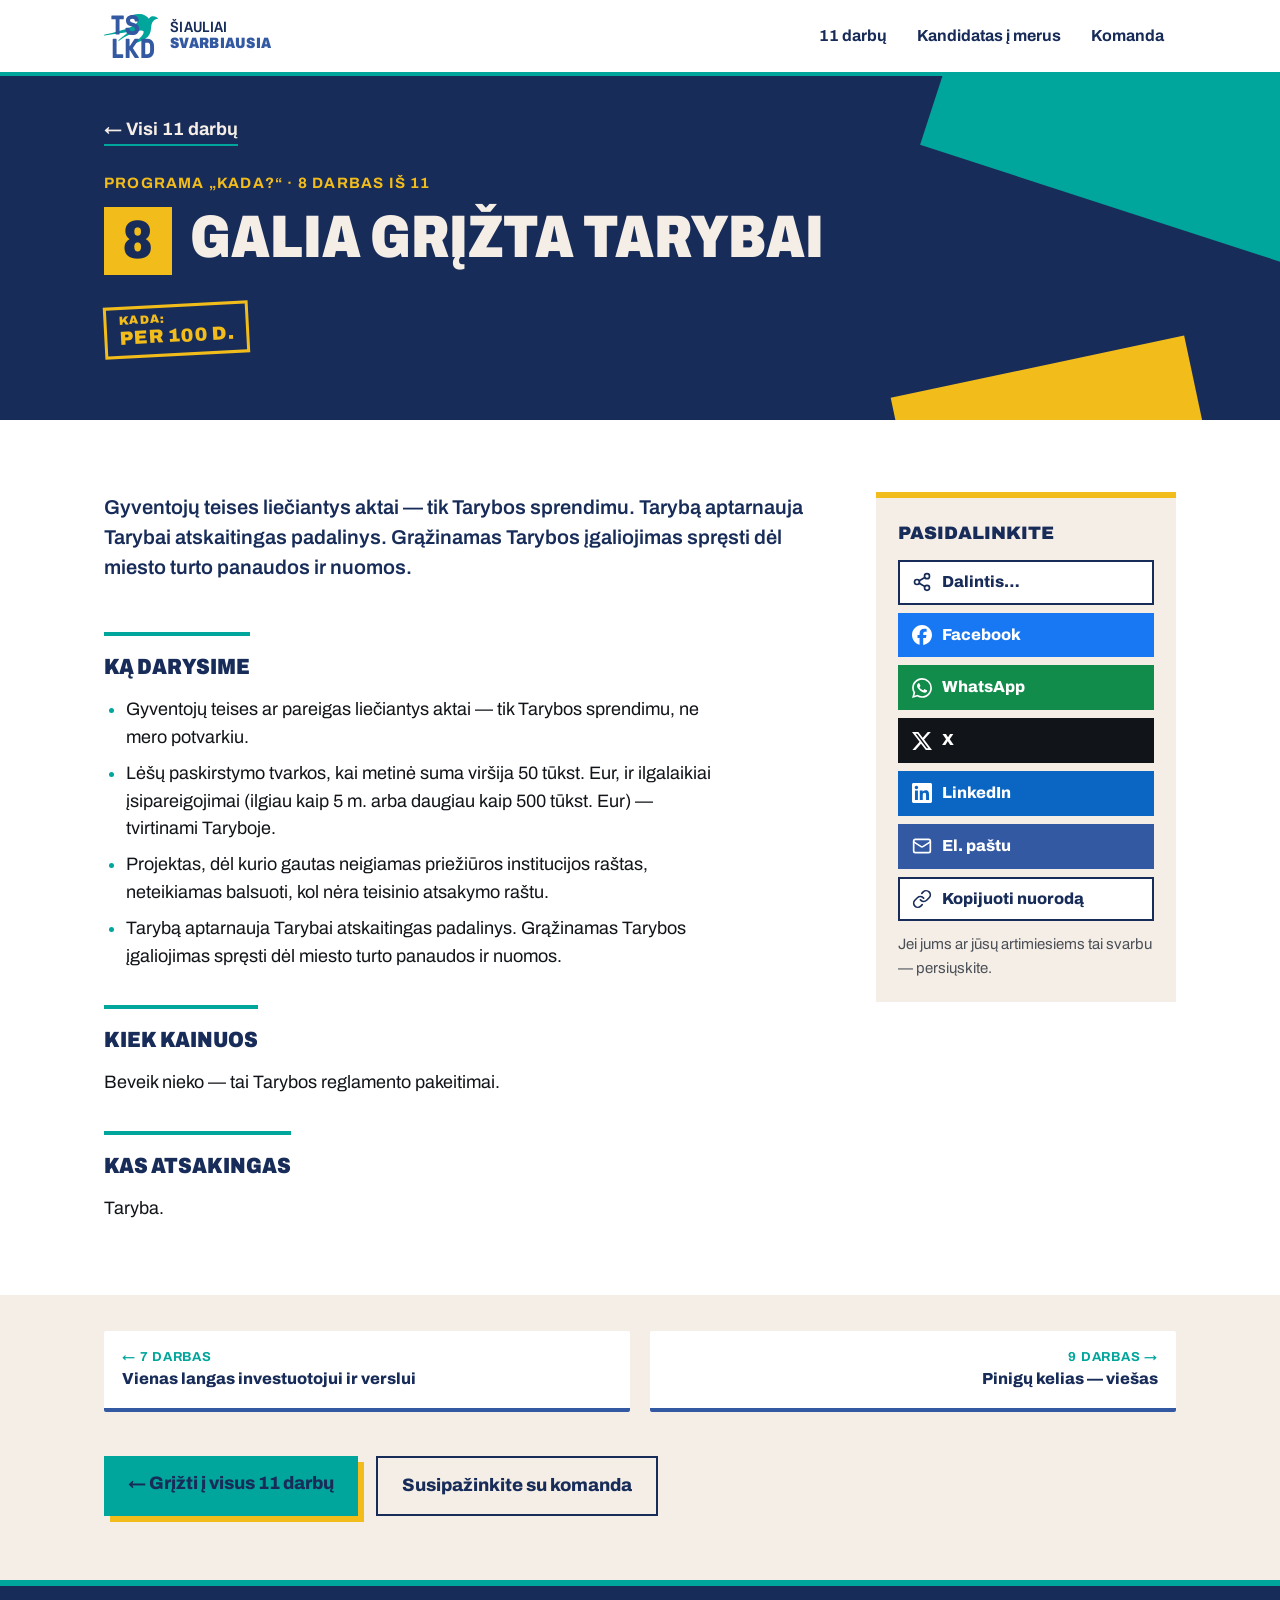
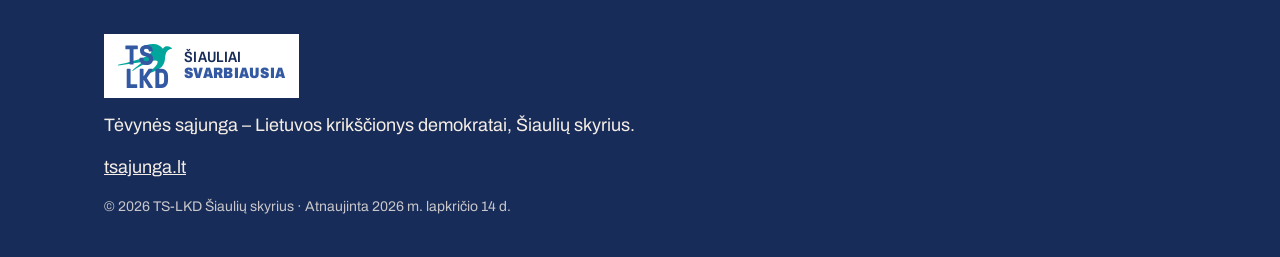
<file: galia-griza-tarybai/index.html>
<!doctype html>
<html lang="lt">
<head>
  <meta charset="utf-8">
  <meta name="viewport" content="width=device-width, initial-scale=1">
  <title>Galia grįžta Tarybai — 8 darbas | Šiauliai svarbiausia</title>
  <meta name="description" content="Gyventojų teises liečiantys aktai — tik Tarybos sprendimu. Tarybą aptarnauja Tarybai atskaitingas padalinys. Grąžinamas Tarybos įgaliojimas spręsti dėl miesto turto panaudos ir…">
  <link rel="canonical" href="https://siauliaisvarbiausia.lt/galia-griza-tarybai/">
  <meta property="og:url" content="https://siauliaisvarbiausia.lt/galia-griza-tarybai/">
  <meta property="og:site_name" content="Šiauliai svarbiausia">
  <meta property="og:title" content="Galia grįžta Tarybai">
  <meta property="og:description" content="Gyventojų teises liečiantys aktai — tik Tarybos sprendimu. Tarybą aptarnauja Tarybai atskaitingas padalinys. Grąžinamas Tarybos įgaliojimas spręsti dėl miesto turto panaudos ir…">
  <meta property="og:image" content="https://siauliaisvarbiausia.lt/og/galia-griza-tarybai.jpg?v=20261114">
  <meta property="og:image:width" content="1200">
  <meta property="og:image:height" content="630">
  <meta property="og:image:alt" content="8 darbas: Galia grįžta Tarybai — TS-LKD Šiaulių programa „KADA?“">
  <meta property="og:locale" content="lt_LT">
  <meta property="og:type" content="article">
  <meta name="twitter:card" content="summary_large_image">
  <meta name="theme-color" content="#182C59">
  <link rel="preconnect" href="https://fonts.googleapis.com">
  <link rel="preconnect" href="https://fonts.gstatic.com" crossorigin>
  <link href="https://fonts.googleapis.com/css2?family=Archivo:wdth,wght@62..125,400..900&display=swap" rel="stylesheet">
  <link rel="icon" href="../logo.svg" type="image/svg+xml">
  <link rel="stylesheet" href="../style.css?v=20261114f">
</head>
<body>
  <a class="skip" href="#turinys">Pereiti prie turinio</a>

  <header class="top">
    <div class="wrap top-in">
      <a class="brand" href="../" aria-label="Šiauliai svarbiausia — į pradžią">
        <img src="../logo.svg" alt="TS-LKD" width="54" height="44">
        <span class="brand-text">Šiauliai<br><b>svarbiausia</b></span>
      </a>
      <nav aria-label="Pagrindinis meniu">
        <a href="../#darbai">11 darbų</a>
        <a href="../#merui">Kandidatas į merus</a>
        <a href="../#komanda">Komanda</a>
      </nav>
    </div>
  </header>

  <main id="turinys">
    <section class="wp-hero">
      <div class="shapes" aria-hidden="true"><span class="sh s1"></span><span class="sh s2"></span></div>
      <div class="wrap wp-hero-in">
        <a class="wp-back" href="../#darbai">← Visi 11 darbų</a>
        <p class="kicker">Programa „KADA?“ · 8 darbas iš 11</p>
        <h1 class="wp-title"><span class="wp-no">8</span>Galia grįžta Tarybai</h1>
        <p class="stamp wp-stamp">per 100 d.</p>
      </div>
    </section>

    <section class="wp-body">
      <div class="wrap wp-grid">
        <article class="wp-main">
          <p class="wp-lead">Gyventojų teises liečiantys aktai — tik Tarybos sprendimu. Tarybą aptarnauja Tarybai atskaitingas padalinys. Grąžinamas Tarybos įgaliojimas spręsti dėl miesto turto panaudos ir nuomos.</p>
          <h2 class="wp-h">Ką darysime</h2>
          <ul class="wp-list">
            <li>Gyventojų teises ar pareigas liečiantys aktai — tik Tarybos sprendimu, ne mero potvarkiu.</li>
            <li>Lėšų paskirstymo tvarkos, kai metinė suma viršija 50 tūkst. Eur, ir ilgalaikiai įsipareigojimai (ilgiau kaip 5 m. arba daugiau kaip 500 tūkst. Eur) — tvirtinami Taryboje.</li>
            <li>Projektas, dėl kurio gautas neigiamas priežiūros institucijos raštas, neteikiamas balsuoti, kol nėra teisinio atsakymo raštu.</li>
            <li>Tarybą aptarnauja Tarybai atskaitingas padalinys. Grąžinamas Tarybos įgaliojimas spręsti dėl miesto turto panaudos ir nuomos.</li>
          </ul>
          <h2 class="wp-h">Kiek kainuos</h2>
          <p>Beveik nieko — tai Tarybos reglamento pakeitimai.</p>
          <h2 class="wp-h">Kas atsakingas</h2>
          <p>Taryba.</p>
        </article>
        <aside class="wp-share" aria-label="Pasidalinkite">
          <p class="wp-share-h">Pasidalinkite</p>
          <div class="share-row">
            <button type="button" class="share share-native" id="share-native" hidden><svg class="ico" aria-hidden="true" focusable="false" width="20" height="20" xmlns="http://www.w3.org/2000/svg" viewBox="0 0 24 24" fill="none" stroke="currentColor" stroke-width="2" stroke-linecap="round" stroke-linejoin="round" > <circle cx="18" cy="5" r="3" /> <circle cx="6" cy="12" r="3" /> <circle cx="18" cy="19" r="3" /> <line x1="8.59" x2="15.42" y1="13.51" y2="17.49" /> <line x1="15.41" x2="8.59" y1="6.51" y2="10.49" /> </svg><span>Dalintis…</span></button>
            <a class="share share-facebook" href="https://www.facebook.com/sharer/sharer.php?u=https%3A%2F%2Fsiauliaisvarbiausia.lt%2Fgalia-griza-tarybai%2F" target="_blank" rel="noopener"><svg class="ico" aria-hidden="true" focusable="false" width="20" height="20" fill="currentColor" viewBox="0 0 24 24" xmlns="http://www.w3.org/2000/svg"><path d="M9.101 23.691v-7.98H6.627v-3.667h2.474v-1.58c0-4.085 1.848-5.978 5.858-5.978.401 0 .955.042 1.468.103a8.68 8.68 0 0 1 1.141.195v3.325a8.623 8.623 0 0 0-.653-.036 26.805 26.805 0 0 0-.733-.009c-.707 0-1.259.096-1.675.309a1.686 1.686 0 0 0-.679.622c-.258.42-.374.995-.374 1.752v1.297h3.919l-.386 2.103-.287 1.564h-3.246v8.245C19.396 23.238 24 18.179 24 12.044c0-6.627-5.373-12-12-12s-12 5.373-12 12c0 5.628 3.874 10.35 9.101 11.647Z"/></svg><span>Facebook</span></a>
            <a class="share share-whatsapp" href="https://wa.me/?text=Galia%20gr%C4%AF%C5%BEta%20Tarybai%20%E2%80%94%20TS-LKD%20%C5%A0iauli%C5%B3%20programa%20%E2%80%9EKADA%3F%E2%80%9C%20https%3A%2F%2Fsiauliaisvarbiausia.lt%2Fgalia-griza-tarybai%2F" target="_blank" rel="noopener"><svg class="ico" aria-hidden="true" focusable="false" width="20" height="20" fill="currentColor" viewBox="0 0 24 24" xmlns="http://www.w3.org/2000/svg"><path d="M17.472 14.382c-.297-.149-1.758-.867-2.03-.967-.273-.099-.471-.148-.67.15-.197.297-.767.966-.94 1.164-.173.199-.347.223-.644.075-.297-.15-1.255-.463-2.39-1.475-.883-.788-1.48-1.761-1.653-2.059-.173-.297-.018-.458.13-.606.134-.133.298-.347.446-.52.149-.174.198-.298.298-.497.099-.198.05-.371-.025-.52-.075-.149-.669-1.612-.916-2.207-.242-.579-.487-.5-.669-.51-.173-.008-.371-.01-.57-.01-.198 0-.52.074-.792.372-.272.297-1.04 1.016-1.04 2.479 0 1.462 1.065 2.875 1.213 3.074.149.198 2.096 3.2 5.077 4.487.709.306 1.262.489 1.694.625.712.227 1.36.195 1.871.118.571-.085 1.758-.719 2.006-1.413.248-.694.248-1.289.173-1.413-.074-.124-.272-.198-.57-.347m-5.421 7.403h-.004a9.87 9.87 0 01-5.031-1.378l-.361-.214-3.741.982.998-3.648-.235-.374a9.86 9.86 0 01-1.51-5.26c.001-5.45 4.436-9.884 9.888-9.884 2.64 0 5.122 1.03 6.988 2.898a9.825 9.825 0 012.893 6.994c-.003 5.45-4.437 9.884-9.885 9.884m8.413-18.297A11.815 11.815 0 0012.05 0C5.495 0 .16 5.335.157 11.892c0 2.096.547 4.142 1.588 5.945L.057 24l6.305-1.654a11.882 11.882 0 005.683 1.448h.005c6.554 0 11.89-5.335 11.893-11.893a11.821 11.821 0 00-3.48-8.413Z"/></svg><span>WhatsApp</span></a>
            <a class="share share-x" href="https://x.com/intent/post?url=https%3A%2F%2Fsiauliaisvarbiausia.lt%2Fgalia-griza-tarybai%2F&amp;text=Galia%20gr%C4%AF%C5%BEta%20Tarybai%20%E2%80%94%20TS-LKD%20%C5%A0iauli%C5%B3%20programa%20%E2%80%9EKADA%3F%E2%80%9C" target="_blank" rel="noopener"><svg class="ico" aria-hidden="true" focusable="false" width="20" height="20" fill="currentColor" viewBox="0 0 24 24" xmlns="http://www.w3.org/2000/svg"><path d="M18.901 1.153h3.68l-8.04 9.19L24 22.846h-7.406l-5.8-7.584-6.638 7.584H.474l8.6-9.83L0 1.154h7.594l5.243 6.932ZM17.61 20.644h2.039L6.486 3.24H4.298Z"/></svg><span>X</span></a>
            <a class="share share-linkedin" href="https://www.linkedin.com/sharing/share-offsite/?url=https%3A%2F%2Fsiauliaisvarbiausia.lt%2Fgalia-griza-tarybai%2F" target="_blank" rel="noopener"><svg class="ico" aria-hidden="true" focusable="false" width="20" height="20" fill="currentColor" viewBox="0 0 24 24" xmlns="http://www.w3.org/2000/svg"><path d="M20.447 20.452h-3.554v-5.569c0-1.328-.027-3.037-1.852-3.037-1.853 0-2.136 1.445-2.136 2.939v5.667H9.351V9h3.414v1.561h.046c.477-.9 1.637-1.85 3.37-1.85 3.601 0 4.267 2.37 4.267 5.455v6.286zM5.337 7.433c-1.144 0-2.063-.926-2.063-2.065 0-1.138.92-2.063 2.063-2.063 1.14 0 2.064.925 2.064 2.063 0 1.139-.925 2.065-2.064 2.065zm1.782 13.019H3.555V9h3.564v11.452zM22.225 0H1.771C.792 0 0 .774 0 1.729v20.542C0 23.227.792 24 1.771 24h20.451C23.2 24 24 23.227 24 22.271V1.729C24 .774 23.2 0 22.222 0h.003z"/></svg><span>LinkedIn</span></a>
            <a class="share share-el-paštu" href="mailto:?subject=Galia%20gr%C4%AF%C5%BEta%20Tarybai%20%E2%80%94%20TS-LKD%20%C5%A0iauli%C5%B3%20programa%20%E2%80%9EKADA%3F%E2%80%9C&amp;body=https%3A%2F%2Fsiauliaisvarbiausia.lt%2Fgalia-griza-tarybai%2F" target="_blank" rel="noopener"><svg class="ico" aria-hidden="true" focusable="false" width="20" height="20" xmlns="http://www.w3.org/2000/svg" viewBox="0 0 24 24" fill="none" stroke="currentColor" stroke-width="2" stroke-linecap="round" stroke-linejoin="round" > <rect width="20" height="16" x="2" y="4" rx="2" /> <path d="m22 7-8.97 5.7a1.94 1.94 0 0 1-2.06 0L2 7" /> </svg><span>El. paštu</span></a>
            <button type="button" class="share share-copy" id="share-copy"><svg class="ico" aria-hidden="true" focusable="false" width="20" height="20" xmlns="http://www.w3.org/2000/svg" viewBox="0 0 24 24" fill="none" stroke="currentColor" stroke-width="2" stroke-linecap="round" stroke-linejoin="round" > <path d="M10 13a5 5 0 0 0 7.54.54l3-3a5 5 0 0 0-7.07-7.07l-1.72 1.71" /> <path d="M14 11a5 5 0 0 0-7.54-.54l-3 3a5 5 0 0 0 7.07 7.07l1.71-1.71" /> </svg><span class="share-label">Kopijuoti nuorodą</span></button>
          </div>
          <p class="wp-share-note">Jei jums ar jūsų artimiesiems tai svarbu — persiųskite.</p>
        </aside>
      </div>
    </section>

    <nav class="wp-pn wrap" aria-label="Kiti darbai">
        <a class="wp-prev" href="../vienas-langas-verslui/"><small>← 7 darbas</small>Vienas langas investuotojui ir verslui</a>
        <a class="wp-next" href="../pinigu-kelias/"><small>9 darbas →</small>Pinigų kelias — viešas</a>
    </nav>

    <section class="wp-cta">
      <div class="wrap">
        <a class="btn" href="../#darbai">← Grįžti į visus 11 darbų</a>
        <a class="btn btn-ghost-dark" href="../#komanda">Susipažinkite su komanda</a>
      </div>
    </section>
  </main>

  <footer class="foot">
    <div class="wrap foot-in">
      <a class="brand brand-foot" href="../">
        <img src="../logo.svg" alt="TS-LKD" width="54" height="44">
        <span class="brand-text">Šiauliai<br><b>svarbiausia</b></span>
      </a>
      <p>Tėvynės sąjunga – Lietuvos krikščionys demokratai, Šiaulių skyrius.</p>
      <p><a href="https://tsajunga.lt" rel="noopener">tsajunga.lt</a></p>
      <p class="copy">© 2026 TS-LKD Šiaulių skyrius · Atnaujinta <time datetime="2026-11-14">2026 m. lapkričio 14 d.</time></p>
    </div>
  </footer>

  <script>
    (function () {
      var url = document.querySelector('link[rel="canonical"]').href;
      var title = document.title;
      var nat = document.getElementById("share-native");
      if (navigator.share && nat) {
        nat.hidden = false;
        nat.addEventListener("click", function () { navigator.share({ title: title, url: url }).catch(function () {}); });
      }
      var cp = document.getElementById("share-copy");
      if (cp) cp.addEventListener("click", function () {
        var lb = cp.querySelector(".share-label");
        var done = function () { lb.textContent = "Nuoroda nukopijuota ✓"; setTimeout(function () { lb.textContent = "Kopijuoti nuorodą"; }, 2500); };
        if (navigator.clipboard) navigator.clipboard.writeText(url).then(done, function () { prompt("Nukopijuokite nuorodą:", url); });
        else prompt("Nukopijuokite nuorodą:", url);
      });
    })();
  </script>
  <script>
    if (/(^|\.)siauliaisvarbiausia\.lt$/.test(location.hostname)) {
      var gc = document.createElement("script");
      gc.async = true;
      gc.src = "https://gc.zgo.at/count.js";
      gc.dataset.goatcounter = "https://elyga.goatcounter.com/count";
      document.body.appendChild(gc);
    }
  </script>
</body>
</html>
</file>
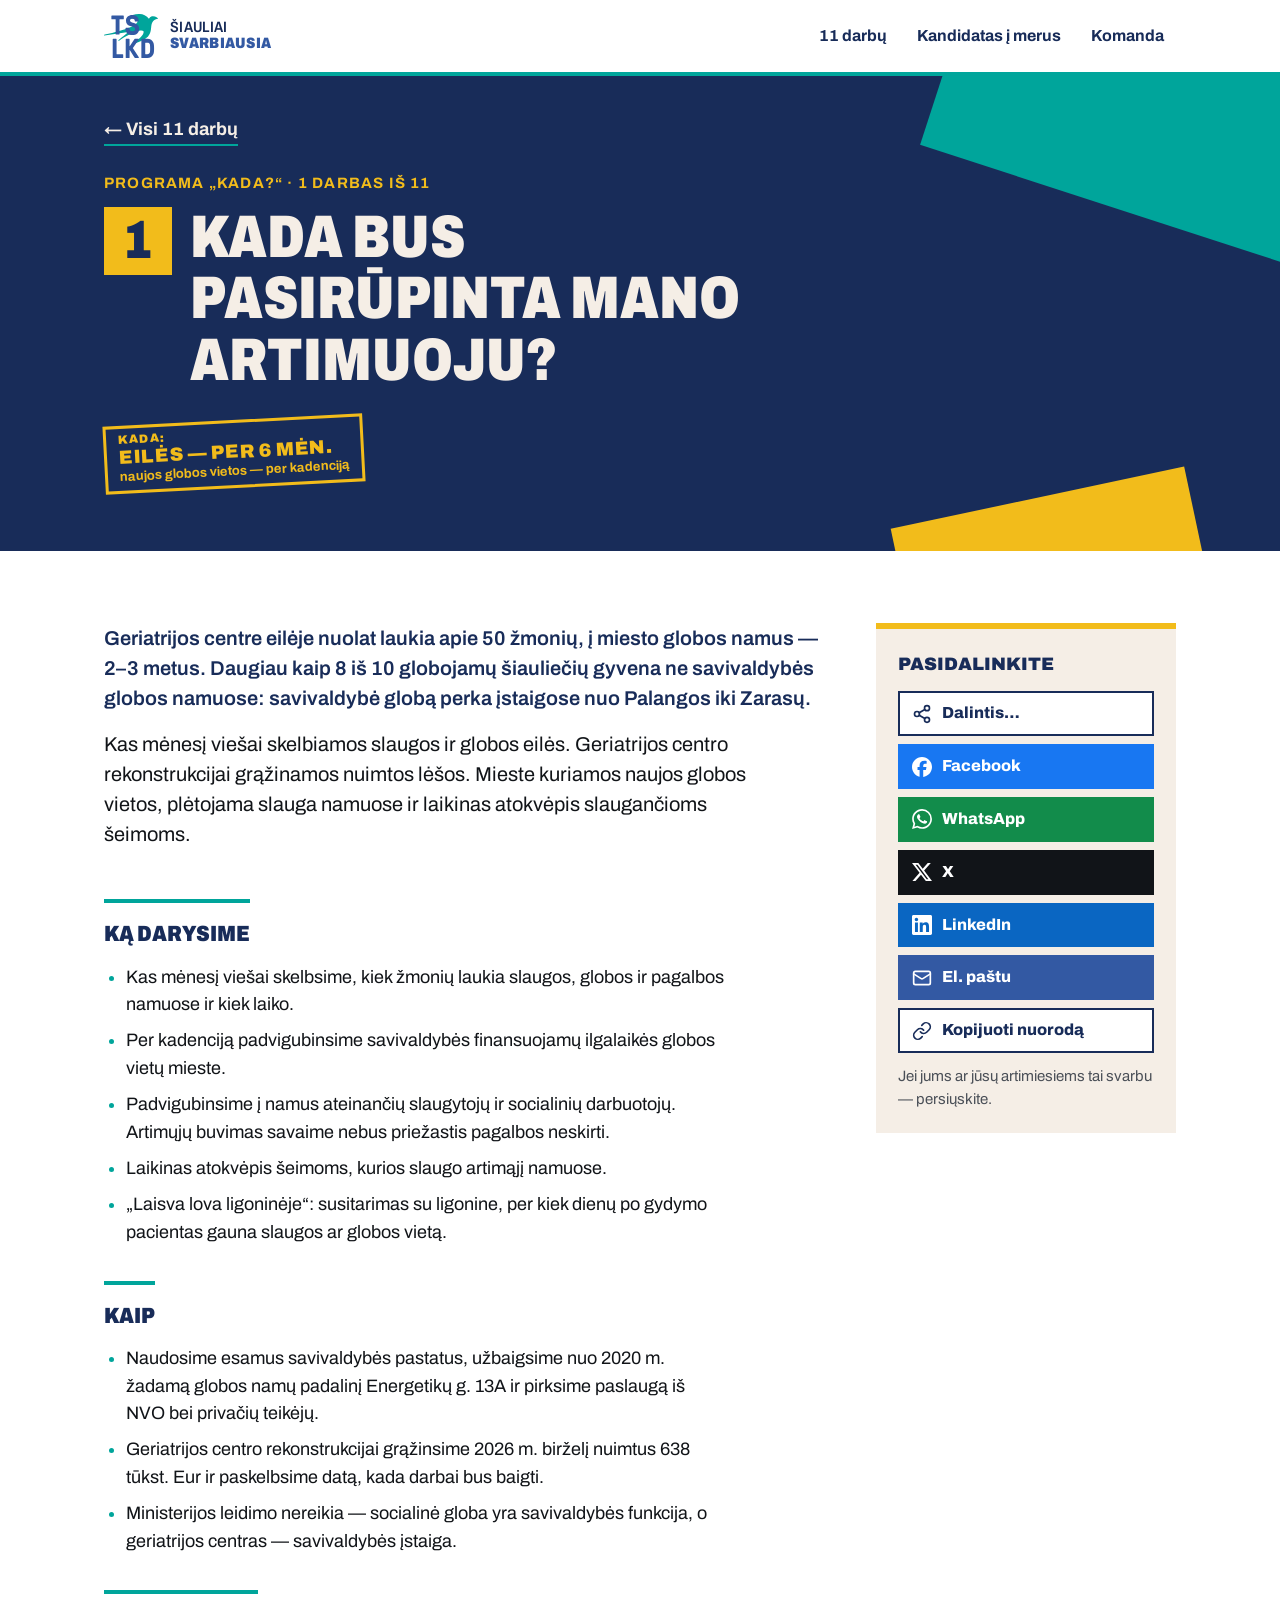
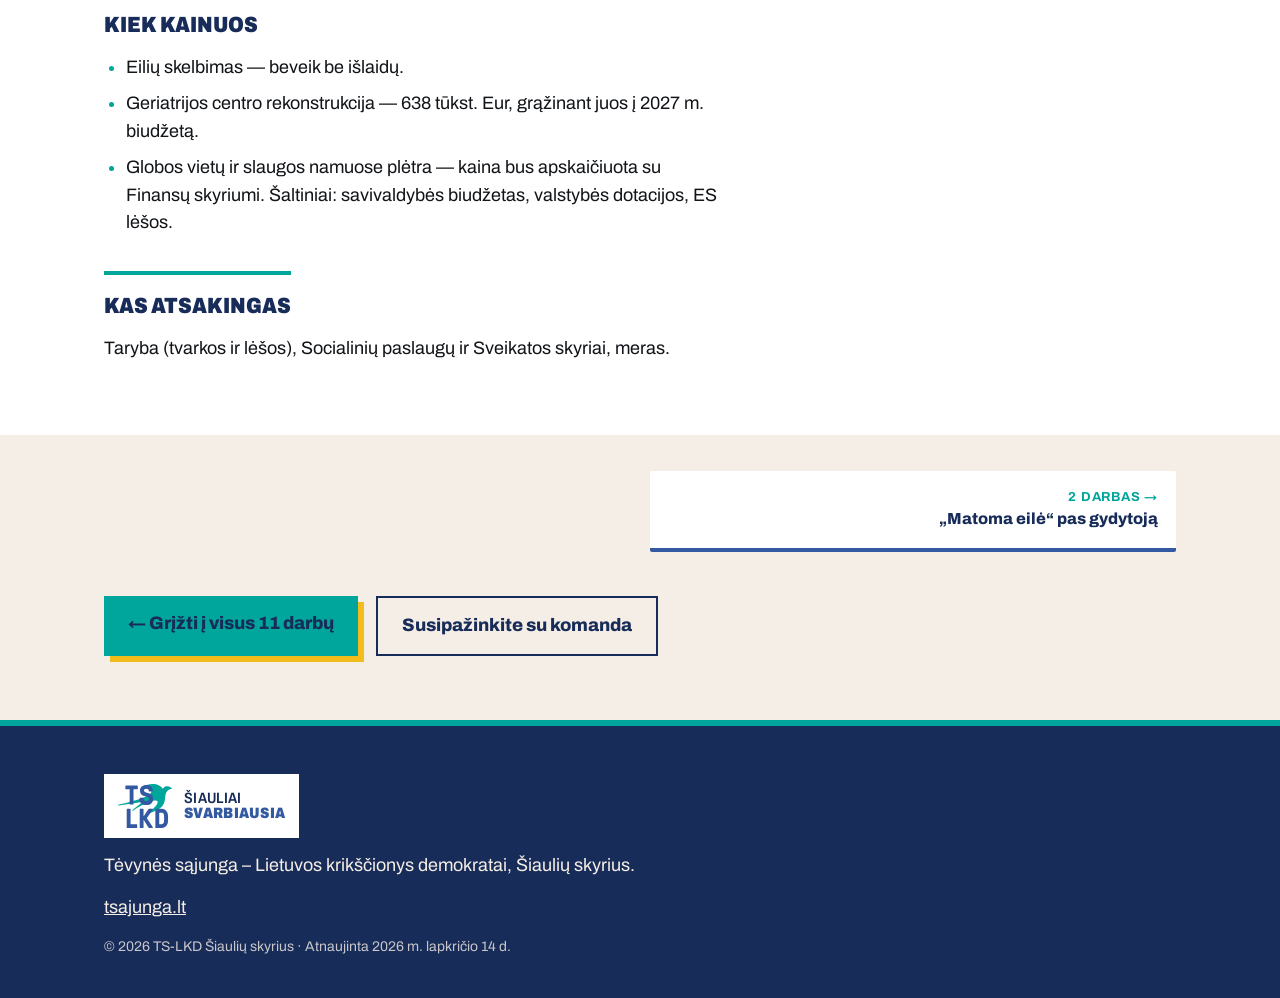
<file: kada-bus-pasirupinta-artimuoju/index.html>
<!doctype html>
<html lang="lt">
<head>
  <meta charset="utf-8">
  <meta name="viewport" content="width=device-width, initial-scale=1">
  <title>Kada bus pasirūpinta mano artimuoju? — 1 darbas | Šiauliai svarbiausia</title>
  <meta name="description" content="Geriatrijos centre eilėje nuolat laukia apie 50 žmonių, į miesto globos namus — 2–3 metus. Daugiau kaip 8 iš 10 globojamų šiauliečių gyvena ne savivaldybės globos namuose:…">
  <link rel="canonical" href="https://siauliaisvarbiausia.lt/kada-bus-pasirupinta-artimuoju/">
  <meta property="og:url" content="https://siauliaisvarbiausia.lt/kada-bus-pasirupinta-artimuoju/">
  <meta property="og:site_name" content="Šiauliai svarbiausia">
  <meta property="og:title" content="Kada bus pasirūpinta mano artimuoju?">
  <meta property="og:description" content="Geriatrijos centre eilėje nuolat laukia apie 50 žmonių, į miesto globos namus — 2–3 metus. Daugiau kaip 8 iš 10 globojamų šiauliečių gyvena ne savivaldybės globos namuose:…">
  <meta property="og:image" content="https://siauliaisvarbiausia.lt/og/kada-bus-pasirupinta-artimuoju.jpg?v=20261114">
  <meta property="og:image:width" content="1200">
  <meta property="og:image:height" content="630">
  <meta property="og:image:alt" content="1 darbas: Kada bus pasirūpinta mano artimuoju? — TS-LKD Šiaulių programa „KADA?“">
  <meta property="og:locale" content="lt_LT">
  <meta property="og:type" content="article">
  <meta name="twitter:card" content="summary_large_image">
  <meta name="theme-color" content="#182C59">
  <link rel="preconnect" href="https://fonts.googleapis.com">
  <link rel="preconnect" href="https://fonts.gstatic.com" crossorigin>
  <link href="https://fonts.googleapis.com/css2?family=Archivo:wdth,wght@62..125,400..900&display=swap" rel="stylesheet">
  <link rel="icon" href="../logo.svg" type="image/svg+xml">
  <link rel="stylesheet" href="../style.css?v=20261114f">
</head>
<body>
  <a class="skip" href="#turinys">Pereiti prie turinio</a>

  <header class="top">
    <div class="wrap top-in">
      <a class="brand" href="../" aria-label="Šiauliai svarbiausia — į pradžią">
        <img src="../logo.svg" alt="TS-LKD" width="54" height="44">
        <span class="brand-text">Šiauliai<br><b>svarbiausia</b></span>
      </a>
      <nav aria-label="Pagrindinis meniu">
        <a href="../#darbai">11 darbų</a>
        <a href="../#merui">Kandidatas į merus</a>
        <a href="../#komanda">Komanda</a>
      </nav>
    </div>
  </header>

  <main id="turinys">
    <section class="wp-hero">
      <div class="shapes" aria-hidden="true"><span class="sh s1"></span><span class="sh s2"></span></div>
      <div class="wrap wp-hero-in">
        <a class="wp-back" href="../#darbai">← Visi 11 darbų</a>
        <p class="kicker">Programa „KADA?“ · 1 darbas iš 11</p>
        <h1 class="wp-title"><span class="wp-no">1</span>Kada bus pasirūpinta mano artimuoju?</h1>
        <p class="stamp wp-stamp">eilės — per 6 mėn.<small>naujos globos vietos — per kadenciją</small></p>
      </div>
    </section>

    <section class="wp-body">
      <div class="wrap wp-grid">
        <article class="wp-main">
          <p class="wp-lead">Geriatrijos centre eilėje nuolat laukia apie 50 žmonių, į miesto globos namus — 2–3 metus. Daugiau kaip 8 iš 10 globojamų šiauliečių gyvena ne savivaldybės globos namuose: savivaldybė globą perka įstaigose nuo Palangos iki Zarasų.</p>
          <p class="wp-lead">Kas mėnesį viešai skelbiamos slaugos ir globos eilės. Geriatrijos centro rekonstrukcijai grąžinamos nuimtos lėšos. Mieste kuriamos naujos globos vietos, plėtojama slauga namuose ir laikinas atokvėpis slaugančioms šeimoms.</p>
          <h2 class="wp-h">Ką darysime</h2>
          <ul class="wp-list">
            <li>Kas mėnesį viešai skelbsime, kiek žmonių laukia slaugos, globos ir pagalbos namuose ir kiek laiko.</li>
            <li>Per kadenciją padvigubinsime savivaldybės finansuojamų ilgalaikės globos vietų mieste.</li>
            <li>Padvigubinsime į namus ateinančių slaugytojų ir socialinių darbuotojų. Artimųjų buvimas savaime nebus priežastis pagalbos neskirti.</li>
            <li>Laikinas atokvėpis šeimoms, kurios slaugo artimąjį namuose.</li>
            <li>„Laisva lova ligoninėje“: susitarimas su ligonine, per kiek dienų po gydymo pacientas gauna slaugos ar globos vietą.</li>
          </ul>
          <h2 class="wp-h">Kaip</h2>
          <ul class="wp-list">
            <li>Naudosime esamus savivaldybės pastatus, užbaigsime nuo 2020 m. žadamą globos namų padalinį Energetikų g. 13A ir pirksime paslaugą iš NVO bei privačių teikėjų.</li>
            <li>Geriatrijos centro rekonstrukcijai grąžinsime 2026 m. birželį nuimtus 638 tūkst. Eur ir paskelbsime datą, kada darbai bus baigti.</li>
            <li>Ministerijos leidimo nereikia — socialinė globa yra savivaldybės funkcija, o geriatrijos centras — savivaldybės įstaiga.</li>
          </ul>
          <h2 class="wp-h">Kiek kainuos</h2>
          <ul class="wp-list">
            <li>Eilių skelbimas — beveik be išlaidų.</li>
            <li>Geriatrijos centro rekonstrukcija — 638 tūkst. Eur, grąžinant juos į 2027 m. biudžetą.</li>
            <li>Globos vietų ir slaugos namuose plėtra — kaina bus apskaičiuota su Finansų skyriumi. Šaltiniai: savivaldybės biudžetas, valstybės dotacijos, ES lėšos.</li>
          </ul>
          <h2 class="wp-h">Kas atsakingas</h2>
          <p>Taryba (tvarkos ir lėšos), Socialinių paslaugų ir Sveikatos skyriai, meras.</p>
        </article>
        <aside class="wp-share" aria-label="Pasidalinkite">
          <p class="wp-share-h">Pasidalinkite</p>
          <div class="share-row">
            <button type="button" class="share share-native" id="share-native" hidden><svg class="ico" aria-hidden="true" focusable="false" width="20" height="20" xmlns="http://www.w3.org/2000/svg" viewBox="0 0 24 24" fill="none" stroke="currentColor" stroke-width="2" stroke-linecap="round" stroke-linejoin="round" > <circle cx="18" cy="5" r="3" /> <circle cx="6" cy="12" r="3" /> <circle cx="18" cy="19" r="3" /> <line x1="8.59" x2="15.42" y1="13.51" y2="17.49" /> <line x1="15.41" x2="8.59" y1="6.51" y2="10.49" /> </svg><span>Dalintis…</span></button>
            <a class="share share-facebook" href="https://www.facebook.com/sharer/sharer.php?u=https%3A%2F%2Fsiauliaisvarbiausia.lt%2Fkada-bus-pasirupinta-artimuoju%2F" target="_blank" rel="noopener"><svg class="ico" aria-hidden="true" focusable="false" width="20" height="20" fill="currentColor" viewBox="0 0 24 24" xmlns="http://www.w3.org/2000/svg"><path d="M9.101 23.691v-7.98H6.627v-3.667h2.474v-1.58c0-4.085 1.848-5.978 5.858-5.978.401 0 .955.042 1.468.103a8.68 8.68 0 0 1 1.141.195v3.325a8.623 8.623 0 0 0-.653-.036 26.805 26.805 0 0 0-.733-.009c-.707 0-1.259.096-1.675.309a1.686 1.686 0 0 0-.679.622c-.258.42-.374.995-.374 1.752v1.297h3.919l-.386 2.103-.287 1.564h-3.246v8.245C19.396 23.238 24 18.179 24 12.044c0-6.627-5.373-12-12-12s-12 5.373-12 12c0 5.628 3.874 10.35 9.101 11.647Z"/></svg><span>Facebook</span></a>
            <a class="share share-whatsapp" href="https://wa.me/?text=Kada%20bus%20pasir%C5%ABpinta%20mano%20artimuoju%3F%20%E2%80%94%20TS-LKD%20%C5%A0iauli%C5%B3%20programa%20%E2%80%9EKADA%3F%E2%80%9C%20https%3A%2F%2Fsiauliaisvarbiausia.lt%2Fkada-bus-pasirupinta-artimuoju%2F" target="_blank" rel="noopener"><svg class="ico" aria-hidden="true" focusable="false" width="20" height="20" fill="currentColor" viewBox="0 0 24 24" xmlns="http://www.w3.org/2000/svg"><path d="M17.472 14.382c-.297-.149-1.758-.867-2.03-.967-.273-.099-.471-.148-.67.15-.197.297-.767.966-.94 1.164-.173.199-.347.223-.644.075-.297-.15-1.255-.463-2.39-1.475-.883-.788-1.48-1.761-1.653-2.059-.173-.297-.018-.458.13-.606.134-.133.298-.347.446-.52.149-.174.198-.298.298-.497.099-.198.05-.371-.025-.52-.075-.149-.669-1.612-.916-2.207-.242-.579-.487-.5-.669-.51-.173-.008-.371-.01-.57-.01-.198 0-.52.074-.792.372-.272.297-1.04 1.016-1.04 2.479 0 1.462 1.065 2.875 1.213 3.074.149.198 2.096 3.2 5.077 4.487.709.306 1.262.489 1.694.625.712.227 1.36.195 1.871.118.571-.085 1.758-.719 2.006-1.413.248-.694.248-1.289.173-1.413-.074-.124-.272-.198-.57-.347m-5.421 7.403h-.004a9.87 9.87 0 01-5.031-1.378l-.361-.214-3.741.982.998-3.648-.235-.374a9.86 9.86 0 01-1.51-5.26c.001-5.45 4.436-9.884 9.888-9.884 2.64 0 5.122 1.03 6.988 2.898a9.825 9.825 0 012.893 6.994c-.003 5.45-4.437 9.884-9.885 9.884m8.413-18.297A11.815 11.815 0 0012.05 0C5.495 0 .16 5.335.157 11.892c0 2.096.547 4.142 1.588 5.945L.057 24l6.305-1.654a11.882 11.882 0 005.683 1.448h.005c6.554 0 11.89-5.335 11.893-11.893a11.821 11.821 0 00-3.48-8.413Z"/></svg><span>WhatsApp</span></a>
            <a class="share share-x" href="https://x.com/intent/post?url=https%3A%2F%2Fsiauliaisvarbiausia.lt%2Fkada-bus-pasirupinta-artimuoju%2F&amp;text=Kada%20bus%20pasir%C5%ABpinta%20mano%20artimuoju%3F%20%E2%80%94%20TS-LKD%20%C5%A0iauli%C5%B3%20programa%20%E2%80%9EKADA%3F%E2%80%9C" target="_blank" rel="noopener"><svg class="ico" aria-hidden="true" focusable="false" width="20" height="20" fill="currentColor" viewBox="0 0 24 24" xmlns="http://www.w3.org/2000/svg"><path d="M18.901 1.153h3.68l-8.04 9.19L24 22.846h-7.406l-5.8-7.584-6.638 7.584H.474l8.6-9.83L0 1.154h7.594l5.243 6.932ZM17.61 20.644h2.039L6.486 3.24H4.298Z"/></svg><span>X</span></a>
            <a class="share share-linkedin" href="https://www.linkedin.com/sharing/share-offsite/?url=https%3A%2F%2Fsiauliaisvarbiausia.lt%2Fkada-bus-pasirupinta-artimuoju%2F" target="_blank" rel="noopener"><svg class="ico" aria-hidden="true" focusable="false" width="20" height="20" fill="currentColor" viewBox="0 0 24 24" xmlns="http://www.w3.org/2000/svg"><path d="M20.447 20.452h-3.554v-5.569c0-1.328-.027-3.037-1.852-3.037-1.853 0-2.136 1.445-2.136 2.939v5.667H9.351V9h3.414v1.561h.046c.477-.9 1.637-1.85 3.37-1.85 3.601 0 4.267 2.37 4.267 5.455v6.286zM5.337 7.433c-1.144 0-2.063-.926-2.063-2.065 0-1.138.92-2.063 2.063-2.063 1.14 0 2.064.925 2.064 2.063 0 1.139-.925 2.065-2.064 2.065zm1.782 13.019H3.555V9h3.564v11.452zM22.225 0H1.771C.792 0 0 .774 0 1.729v20.542C0 23.227.792 24 1.771 24h20.451C23.2 24 24 23.227 24 22.271V1.729C24 .774 23.2 0 22.222 0h.003z"/></svg><span>LinkedIn</span></a>
            <a class="share share-el-paštu" href="mailto:?subject=Kada%20bus%20pasir%C5%ABpinta%20mano%20artimuoju%3F%20%E2%80%94%20TS-LKD%20%C5%A0iauli%C5%B3%20programa%20%E2%80%9EKADA%3F%E2%80%9C&amp;body=https%3A%2F%2Fsiauliaisvarbiausia.lt%2Fkada-bus-pasirupinta-artimuoju%2F" target="_blank" rel="noopener"><svg class="ico" aria-hidden="true" focusable="false" width="20" height="20" xmlns="http://www.w3.org/2000/svg" viewBox="0 0 24 24" fill="none" stroke="currentColor" stroke-width="2" stroke-linecap="round" stroke-linejoin="round" > <rect width="20" height="16" x="2" y="4" rx="2" /> <path d="m22 7-8.97 5.7a1.94 1.94 0 0 1-2.06 0L2 7" /> </svg><span>El. paštu</span></a>
            <button type="button" class="share share-copy" id="share-copy"><svg class="ico" aria-hidden="true" focusable="false" width="20" height="20" xmlns="http://www.w3.org/2000/svg" viewBox="0 0 24 24" fill="none" stroke="currentColor" stroke-width="2" stroke-linecap="round" stroke-linejoin="round" > <path d="M10 13a5 5 0 0 0 7.54.54l3-3a5 5 0 0 0-7.07-7.07l-1.72 1.71" /> <path d="M14 11a5 5 0 0 0-7.54-.54l-3 3a5 5 0 0 0 7.07 7.07l1.71-1.71" /> </svg><span class="share-label">Kopijuoti nuorodą</span></button>
          </div>
          <p class="wp-share-note">Jei jums ar jūsų artimiesiems tai svarbu — persiųskite.</p>
        </aside>
      </div>
    </section>

    <nav class="wp-pn wrap" aria-label="Kiti darbai">
        <span></span>
        <a class="wp-next" href="../kada-pas-gydytoja/"><small>2 darbas →</small>„Matoma eilė“ pas gydytoją</a>
    </nav>

    <section class="wp-cta">
      <div class="wrap">
        <a class="btn" href="../#darbai">← Grįžti į visus 11 darbų</a>
        <a class="btn btn-ghost-dark" href="../#komanda">Susipažinkite su komanda</a>
      </div>
    </section>
  </main>

  <footer class="foot">
    <div class="wrap foot-in">
      <a class="brand brand-foot" href="../">
        <img src="../logo.svg" alt="TS-LKD" width="54" height="44">
        <span class="brand-text">Šiauliai<br><b>svarbiausia</b></span>
      </a>
      <p>Tėvynės sąjunga – Lietuvos krikščionys demokratai, Šiaulių skyrius.</p>
      <p><a href="https://tsajunga.lt" rel="noopener">tsajunga.lt</a></p>
      <p class="copy">© 2026 TS-LKD Šiaulių skyrius · Atnaujinta <time datetime="2026-11-14">2026 m. lapkričio 14 d.</time></p>
    </div>
  </footer>

  <script>
    (function () {
      var url = document.querySelector('link[rel="canonical"]').href;
      var title = document.title;
      var nat = document.getElementById("share-native");
      if (navigator.share && nat) {
        nat.hidden = false;
        nat.addEventListener("click", function () { navigator.share({ title: title, url: url }).catch(function () {}); });
      }
      var cp = document.getElementById("share-copy");
      if (cp) cp.addEventListener("click", function () {
        var lb = cp.querySelector(".share-label");
        var done = function () { lb.textContent = "Nuoroda nukopijuota ✓"; setTimeout(function () { lb.textContent = "Kopijuoti nuorodą"; }, 2500); };
        if (navigator.clipboard) navigator.clipboard.writeText(url).then(done, function () { prompt("Nukopijuokite nuorodą:", url); });
        else prompt("Nukopijuokite nuorodą:", url);
      });
    })();
  </script>
  <script>
    if (/(^|\.)siauliaisvarbiausia\.lt$/.test(location.hostname)) {
      var gc = document.createElement("script");
      gc.async = true;
      gc.src = "https://gc.zgo.at/count.js";
      gc.dataset.goatcounter = "https://elyga.goatcounter.com/count";
      document.body.appendChild(gc);
    }
  </script>
</body>
</html>
</file>
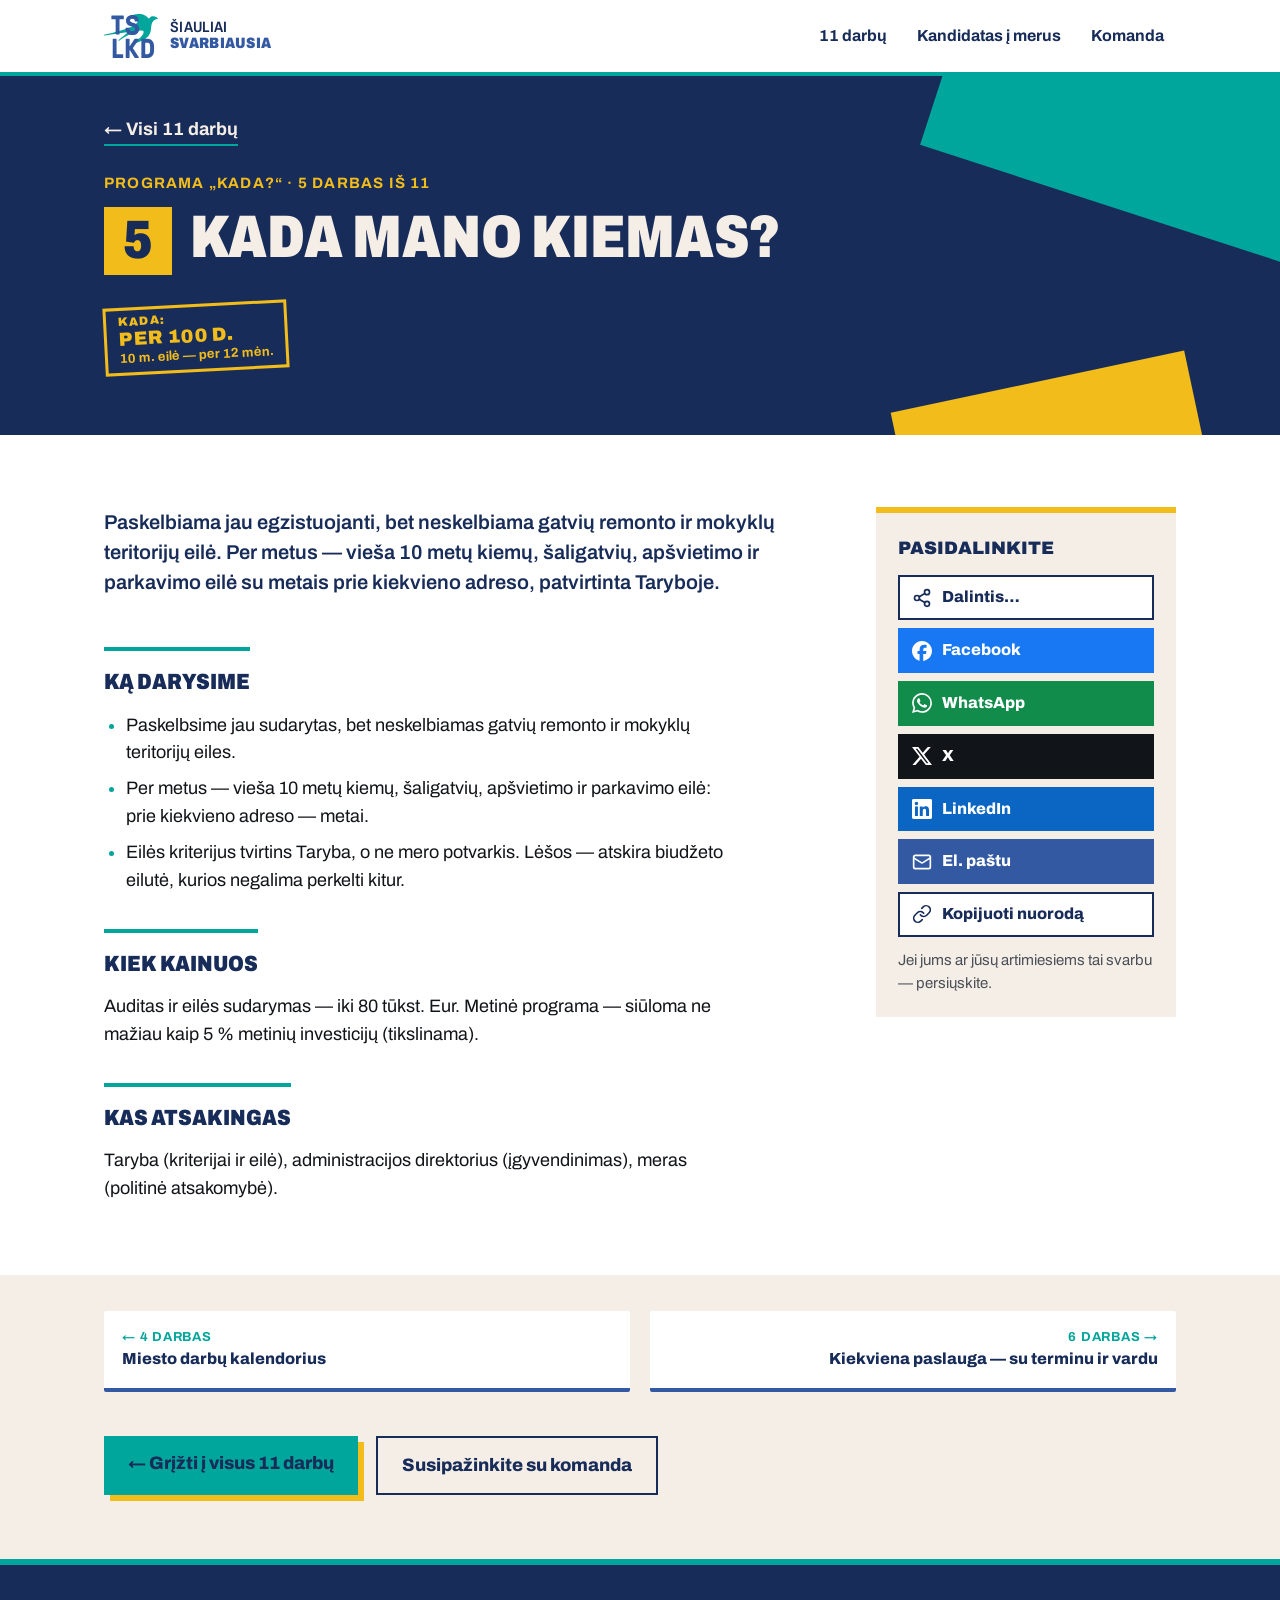
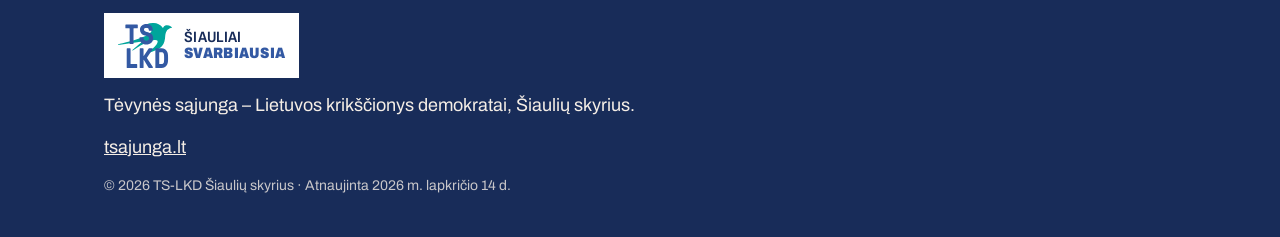
<file: kada-mano-kiemas/index.html>
<!doctype html>
<html lang="lt">
<head>
  <meta charset="utf-8">
  <meta name="viewport" content="width=device-width, initial-scale=1">
  <title>Kada mano kiemas? — 5 darbas | Šiauliai svarbiausia</title>
  <meta name="description" content="Paskelbiama jau egzistuojanti, bet neskelbiama gatvių remonto ir mokyklų teritorijų eilė. Per metus — vieša 10 metų kiemų, šaligatvių, apšvietimo ir parkavimo eilė su metais…">
  <link rel="canonical" href="https://siauliaisvarbiausia.lt/kada-mano-kiemas/">
  <meta property="og:url" content="https://siauliaisvarbiausia.lt/kada-mano-kiemas/">
  <meta property="og:site_name" content="Šiauliai svarbiausia">
  <meta property="og:title" content="Kada mano kiemas?">
  <meta property="og:description" content="Paskelbiama jau egzistuojanti, bet neskelbiama gatvių remonto ir mokyklų teritorijų eilė. Per metus — vieša 10 metų kiemų, šaligatvių, apšvietimo ir parkavimo eilė su metais…">
  <meta property="og:image" content="https://siauliaisvarbiausia.lt/og/kada-mano-kiemas.jpg?v=20261114">
  <meta property="og:image:width" content="1200">
  <meta property="og:image:height" content="630">
  <meta property="og:image:alt" content="5 darbas: Kada mano kiemas? — TS-LKD Šiaulių programa „KADA?“">
  <meta property="og:locale" content="lt_LT">
  <meta property="og:type" content="article">
  <meta name="twitter:card" content="summary_large_image">
  <meta name="theme-color" content="#182C59">
  <link rel="preconnect" href="https://fonts.googleapis.com">
  <link rel="preconnect" href="https://fonts.gstatic.com" crossorigin>
  <link href="https://fonts.googleapis.com/css2?family=Archivo:wdth,wght@62..125,400..900&display=swap" rel="stylesheet">
  <link rel="icon" href="../logo.svg" type="image/svg+xml">
  <link rel="stylesheet" href="../style.css?v=20261114f">
</head>
<body>
  <a class="skip" href="#turinys">Pereiti prie turinio</a>

  <header class="top">
    <div class="wrap top-in">
      <a class="brand" href="../" aria-label="Šiauliai svarbiausia — į pradžią">
        <img src="../logo.svg" alt="TS-LKD" width="54" height="44">
        <span class="brand-text">Šiauliai<br><b>svarbiausia</b></span>
      </a>
      <nav aria-label="Pagrindinis meniu">
        <a href="../#darbai">11 darbų</a>
        <a href="../#merui">Kandidatas į merus</a>
        <a href="../#komanda">Komanda</a>
      </nav>
    </div>
  </header>

  <main id="turinys">
    <section class="wp-hero">
      <div class="shapes" aria-hidden="true"><span class="sh s1"></span><span class="sh s2"></span></div>
      <div class="wrap wp-hero-in">
        <a class="wp-back" href="../#darbai">← Visi 11 darbų</a>
        <p class="kicker">Programa „KADA?“ · 5 darbas iš 11</p>
        <h1 class="wp-title"><span class="wp-no">5</span>Kada mano kiemas?</h1>
        <p class="stamp wp-stamp">per 100 d.<small>10 m. eilė — per 12 mėn.</small></p>
      </div>
    </section>

    <section class="wp-body">
      <div class="wrap wp-grid">
        <article class="wp-main">
          <p class="wp-lead">Paskelbiama jau egzistuojanti, bet neskelbiama gatvių remonto ir mokyklų teritorijų eilė. Per metus — vieša 10 metų kiemų, šaligatvių, apšvietimo ir parkavimo eilė su metais prie kiekvieno adreso, patvirtinta Taryboje.</p>
          <h2 class="wp-h">Ką darysime</h2>
          <ul class="wp-list">
            <li>Paskelbsime jau sudarytas, bet neskelbiamas gatvių remonto ir mokyklų teritorijų eiles.</li>
            <li>Per metus — vieša 10 metų kiemų, šaligatvių, apšvietimo ir parkavimo eilė: prie kiekvieno adreso — metai.</li>
            <li>Eilės kriterijus tvirtins Taryba, o ne mero potvarkis. Lėšos — atskira biudžeto eilutė, kurios negalima perkelti kitur.</li>
          </ul>
          <h2 class="wp-h">Kiek kainuos</h2>
          <p>Auditas ir eilės sudarymas — iki 80 tūkst. Eur. Metinė programa — siūloma ne mažiau kaip 5 % metinių investicijų (tikslinama).</p>
          <h2 class="wp-h">Kas atsakingas</h2>
          <p>Taryba (kriterijai ir eilė), administracijos direktorius (įgyvendinimas), meras (politinė atsakomybė).</p>
        </article>
        <aside class="wp-share" aria-label="Pasidalinkite">
          <p class="wp-share-h">Pasidalinkite</p>
          <div class="share-row">
            <button type="button" class="share share-native" id="share-native" hidden><svg class="ico" aria-hidden="true" focusable="false" width="20" height="20" xmlns="http://www.w3.org/2000/svg" viewBox="0 0 24 24" fill="none" stroke="currentColor" stroke-width="2" stroke-linecap="round" stroke-linejoin="round" > <circle cx="18" cy="5" r="3" /> <circle cx="6" cy="12" r="3" /> <circle cx="18" cy="19" r="3" /> <line x1="8.59" x2="15.42" y1="13.51" y2="17.49" /> <line x1="15.41" x2="8.59" y1="6.51" y2="10.49" /> </svg><span>Dalintis…</span></button>
            <a class="share share-facebook" href="https://www.facebook.com/sharer/sharer.php?u=https%3A%2F%2Fsiauliaisvarbiausia.lt%2Fkada-mano-kiemas%2F" target="_blank" rel="noopener"><svg class="ico" aria-hidden="true" focusable="false" width="20" height="20" fill="currentColor" viewBox="0 0 24 24" xmlns="http://www.w3.org/2000/svg"><path d="M9.101 23.691v-7.98H6.627v-3.667h2.474v-1.58c0-4.085 1.848-5.978 5.858-5.978.401 0 .955.042 1.468.103a8.68 8.68 0 0 1 1.141.195v3.325a8.623 8.623 0 0 0-.653-.036 26.805 26.805 0 0 0-.733-.009c-.707 0-1.259.096-1.675.309a1.686 1.686 0 0 0-.679.622c-.258.42-.374.995-.374 1.752v1.297h3.919l-.386 2.103-.287 1.564h-3.246v8.245C19.396 23.238 24 18.179 24 12.044c0-6.627-5.373-12-12-12s-12 5.373-12 12c0 5.628 3.874 10.35 9.101 11.647Z"/></svg><span>Facebook</span></a>
            <a class="share share-whatsapp" href="https://wa.me/?text=Kada%20mano%20kiemas%3F%20%E2%80%94%20TS-LKD%20%C5%A0iauli%C5%B3%20programa%20%E2%80%9EKADA%3F%E2%80%9C%20https%3A%2F%2Fsiauliaisvarbiausia.lt%2Fkada-mano-kiemas%2F" target="_blank" rel="noopener"><svg class="ico" aria-hidden="true" focusable="false" width="20" height="20" fill="currentColor" viewBox="0 0 24 24" xmlns="http://www.w3.org/2000/svg"><path d="M17.472 14.382c-.297-.149-1.758-.867-2.03-.967-.273-.099-.471-.148-.67.15-.197.297-.767.966-.94 1.164-.173.199-.347.223-.644.075-.297-.15-1.255-.463-2.39-1.475-.883-.788-1.48-1.761-1.653-2.059-.173-.297-.018-.458.13-.606.134-.133.298-.347.446-.52.149-.174.198-.298.298-.497.099-.198.05-.371-.025-.52-.075-.149-.669-1.612-.916-2.207-.242-.579-.487-.5-.669-.51-.173-.008-.371-.01-.57-.01-.198 0-.52.074-.792.372-.272.297-1.04 1.016-1.04 2.479 0 1.462 1.065 2.875 1.213 3.074.149.198 2.096 3.2 5.077 4.487.709.306 1.262.489 1.694.625.712.227 1.36.195 1.871.118.571-.085 1.758-.719 2.006-1.413.248-.694.248-1.289.173-1.413-.074-.124-.272-.198-.57-.347m-5.421 7.403h-.004a9.87 9.87 0 01-5.031-1.378l-.361-.214-3.741.982.998-3.648-.235-.374a9.86 9.86 0 01-1.51-5.26c.001-5.45 4.436-9.884 9.888-9.884 2.64 0 5.122 1.03 6.988 2.898a9.825 9.825 0 012.893 6.994c-.003 5.45-4.437 9.884-9.885 9.884m8.413-18.297A11.815 11.815 0 0012.05 0C5.495 0 .16 5.335.157 11.892c0 2.096.547 4.142 1.588 5.945L.057 24l6.305-1.654a11.882 11.882 0 005.683 1.448h.005c6.554 0 11.89-5.335 11.893-11.893a11.821 11.821 0 00-3.48-8.413Z"/></svg><span>WhatsApp</span></a>
            <a class="share share-x" href="https://x.com/intent/post?url=https%3A%2F%2Fsiauliaisvarbiausia.lt%2Fkada-mano-kiemas%2F&amp;text=Kada%20mano%20kiemas%3F%20%E2%80%94%20TS-LKD%20%C5%A0iauli%C5%B3%20programa%20%E2%80%9EKADA%3F%E2%80%9C" target="_blank" rel="noopener"><svg class="ico" aria-hidden="true" focusable="false" width="20" height="20" fill="currentColor" viewBox="0 0 24 24" xmlns="http://www.w3.org/2000/svg"><path d="M18.901 1.153h3.68l-8.04 9.19L24 22.846h-7.406l-5.8-7.584-6.638 7.584H.474l8.6-9.83L0 1.154h7.594l5.243 6.932ZM17.61 20.644h2.039L6.486 3.24H4.298Z"/></svg><span>X</span></a>
            <a class="share share-linkedin" href="https://www.linkedin.com/sharing/share-offsite/?url=https%3A%2F%2Fsiauliaisvarbiausia.lt%2Fkada-mano-kiemas%2F" target="_blank" rel="noopener"><svg class="ico" aria-hidden="true" focusable="false" width="20" height="20" fill="currentColor" viewBox="0 0 24 24" xmlns="http://www.w3.org/2000/svg"><path d="M20.447 20.452h-3.554v-5.569c0-1.328-.027-3.037-1.852-3.037-1.853 0-2.136 1.445-2.136 2.939v5.667H9.351V9h3.414v1.561h.046c.477-.9 1.637-1.85 3.37-1.85 3.601 0 4.267 2.37 4.267 5.455v6.286zM5.337 7.433c-1.144 0-2.063-.926-2.063-2.065 0-1.138.92-2.063 2.063-2.063 1.14 0 2.064.925 2.064 2.063 0 1.139-.925 2.065-2.064 2.065zm1.782 13.019H3.555V9h3.564v11.452zM22.225 0H1.771C.792 0 0 .774 0 1.729v20.542C0 23.227.792 24 1.771 24h20.451C23.2 24 24 23.227 24 22.271V1.729C24 .774 23.2 0 22.222 0h.003z"/></svg><span>LinkedIn</span></a>
            <a class="share share-el-paštu" href="mailto:?subject=Kada%20mano%20kiemas%3F%20%E2%80%94%20TS-LKD%20%C5%A0iauli%C5%B3%20programa%20%E2%80%9EKADA%3F%E2%80%9C&amp;body=https%3A%2F%2Fsiauliaisvarbiausia.lt%2Fkada-mano-kiemas%2F" target="_blank" rel="noopener"><svg class="ico" aria-hidden="true" focusable="false" width="20" height="20" xmlns="http://www.w3.org/2000/svg" viewBox="0 0 24 24" fill="none" stroke="currentColor" stroke-width="2" stroke-linecap="round" stroke-linejoin="round" > <rect width="20" height="16" x="2" y="4" rx="2" /> <path d="m22 7-8.97 5.7a1.94 1.94 0 0 1-2.06 0L2 7" /> </svg><span>El. paštu</span></a>
            <button type="button" class="share share-copy" id="share-copy"><svg class="ico" aria-hidden="true" focusable="false" width="20" height="20" xmlns="http://www.w3.org/2000/svg" viewBox="0 0 24 24" fill="none" stroke="currentColor" stroke-width="2" stroke-linecap="round" stroke-linejoin="round" > <path d="M10 13a5 5 0 0 0 7.54.54l3-3a5 5 0 0 0-7.07-7.07l-1.72 1.71" /> <path d="M14 11a5 5 0 0 0-7.54-.54l-3 3a5 5 0 0 0 7.07 7.07l1.71-1.71" /> </svg><span class="share-label">Kopijuoti nuorodą</span></button>
          </div>
          <p class="wp-share-note">Jei jums ar jūsų artimiesiems tai svarbu — persiųskite.</p>
        </aside>
      </div>
    </section>

    <nav class="wp-pn wrap" aria-label="Kiti darbai">
        <a class="wp-prev" href="../miesto-darbu-kalendorius/"><small>← 4 darbas</small>Miesto darbų kalendorius</a>
        <a class="wp-next" href="../paslauga-su-terminu/"><small>6 darbas →</small>Kiekviena paslauga — su terminu ir vardu</a>
    </nav>

    <section class="wp-cta">
      <div class="wrap">
        <a class="btn" href="../#darbai">← Grįžti į visus 11 darbų</a>
        <a class="btn btn-ghost-dark" href="../#komanda">Susipažinkite su komanda</a>
      </div>
    </section>
  </main>

  <footer class="foot">
    <div class="wrap foot-in">
      <a class="brand brand-foot" href="../">
        <img src="../logo.svg" alt="TS-LKD" width="54" height="44">
        <span class="brand-text">Šiauliai<br><b>svarbiausia</b></span>
      </a>
      <p>Tėvynės sąjunga – Lietuvos krikščionys demokratai, Šiaulių skyrius.</p>
      <p><a href="https://tsajunga.lt" rel="noopener">tsajunga.lt</a></p>
      <p class="copy">© 2026 TS-LKD Šiaulių skyrius · Atnaujinta <time datetime="2026-11-14">2026 m. lapkričio 14 d.</time></p>
    </div>
  </footer>

  <script>
    (function () {
      var url = document.querySelector('link[rel="canonical"]').href;
      var title = document.title;
      var nat = document.getElementById("share-native");
      if (navigator.share && nat) {
        nat.hidden = false;
        nat.addEventListener("click", function () { navigator.share({ title: title, url: url }).catch(function () {}); });
      }
      var cp = document.getElementById("share-copy");
      if (cp) cp.addEventListener("click", function () {
        var lb = cp.querySelector(".share-label");
        var done = function () { lb.textContent = "Nuoroda nukopijuota ✓"; setTimeout(function () { lb.textContent = "Kopijuoti nuorodą"; }, 2500); };
        if (navigator.clipboard) navigator.clipboard.writeText(url).then(done, function () { prompt("Nukopijuokite nuorodą:", url); });
        else prompt("Nukopijuokite nuorodą:", url);
      });
    })();
  </script>
  <script>
    if (/(^|\.)siauliaisvarbiausia\.lt$/.test(location.hostname)) {
      var gc = document.createElement("script");
      gc.async = true;
      gc.src = "https://gc.zgo.at/count.js";
      gc.dataset.goatcounter = "https://elyga.goatcounter.com/count";
      document.body.appendChild(gc);
    }
  </script>
</body>
</html>
</file>
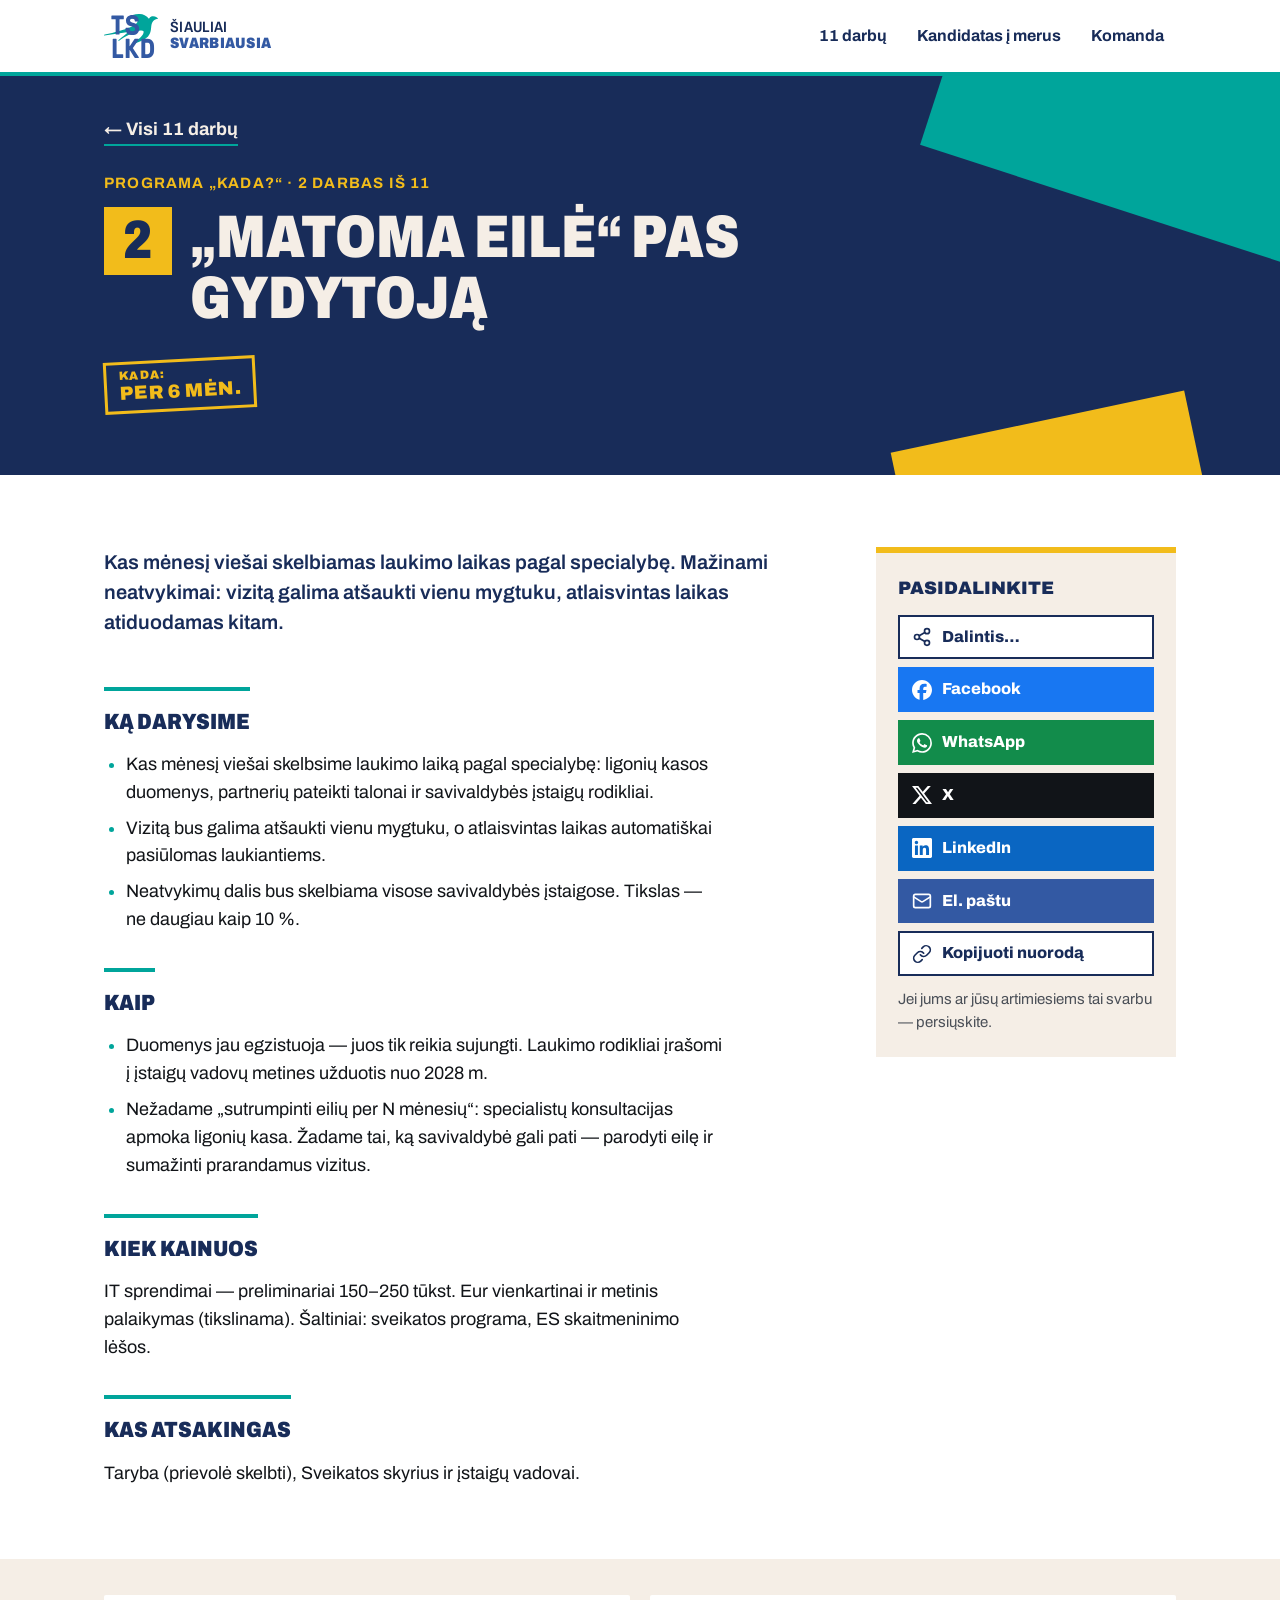
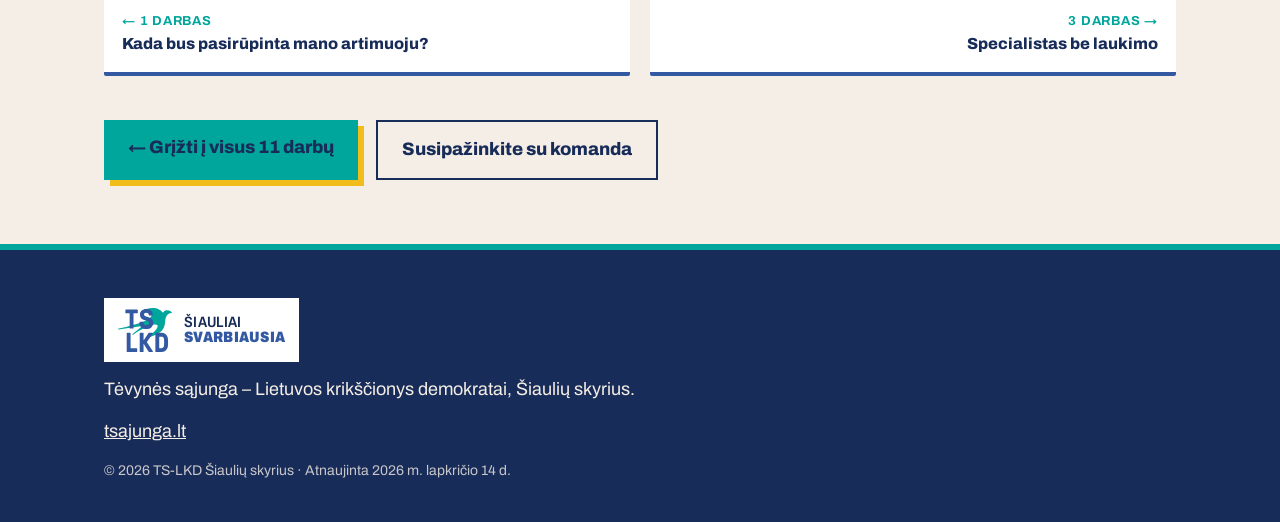
<file: kada-pas-gydytoja/index.html>
<!doctype html>
<html lang="lt">
<head>
  <meta charset="utf-8">
  <meta name="viewport" content="width=device-width, initial-scale=1">
  <title>„Matoma eilė“ pas gydytoją — 2 darbas | Šiauliai svarbiausia</title>
  <meta name="description" content="Kas mėnesį viešai skelbiamas laukimo laikas pagal specialybę. Mažinami neatvykimai: vizitą galima atšaukti vienu mygtuku, atlaisvintas laikas atiduodamas kitam.">
  <link rel="canonical" href="https://siauliaisvarbiausia.lt/kada-pas-gydytoja/">
  <meta property="og:url" content="https://siauliaisvarbiausia.lt/kada-pas-gydytoja/">
  <meta property="og:site_name" content="Šiauliai svarbiausia">
  <meta property="og:title" content="„Matoma eilė“ pas gydytoją">
  <meta property="og:description" content="Kas mėnesį viešai skelbiamas laukimo laikas pagal specialybę. Mažinami neatvykimai: vizitą galima atšaukti vienu mygtuku, atlaisvintas laikas atiduodamas kitam.">
  <meta property="og:image" content="https://siauliaisvarbiausia.lt/og/kada-pas-gydytoja.jpg?v=20261114">
  <meta property="og:image:width" content="1200">
  <meta property="og:image:height" content="630">
  <meta property="og:image:alt" content="2 darbas: „Matoma eilė“ pas gydytoją — TS-LKD Šiaulių programa „KADA?“">
  <meta property="og:locale" content="lt_LT">
  <meta property="og:type" content="article">
  <meta name="twitter:card" content="summary_large_image">
  <meta name="theme-color" content="#182C59">
  <link rel="preconnect" href="https://fonts.googleapis.com">
  <link rel="preconnect" href="https://fonts.gstatic.com" crossorigin>
  <link href="https://fonts.googleapis.com/css2?family=Archivo:wdth,wght@62..125,400..900&display=swap" rel="stylesheet">
  <link rel="icon" href="../logo.svg" type="image/svg+xml">
  <link rel="stylesheet" href="../style.css?v=20261114f">
</head>
<body>
  <a class="skip" href="#turinys">Pereiti prie turinio</a>

  <header class="top">
    <div class="wrap top-in">
      <a class="brand" href="../" aria-label="Šiauliai svarbiausia — į pradžią">
        <img src="../logo.svg" alt="TS-LKD" width="54" height="44">
        <span class="brand-text">Šiauliai<br><b>svarbiausia</b></span>
      </a>
      <nav aria-label="Pagrindinis meniu">
        <a href="../#darbai">11 darbų</a>
        <a href="../#merui">Kandidatas į merus</a>
        <a href="../#komanda">Komanda</a>
      </nav>
    </div>
  </header>

  <main id="turinys">
    <section class="wp-hero">
      <div class="shapes" aria-hidden="true"><span class="sh s1"></span><span class="sh s2"></span></div>
      <div class="wrap wp-hero-in">
        <a class="wp-back" href="../#darbai">← Visi 11 darbų</a>
        <p class="kicker">Programa „KADA?“ · 2 darbas iš 11</p>
        <h1 class="wp-title"><span class="wp-no">2</span>„Matoma eilė“ pas gydytoją</h1>
        <p class="stamp wp-stamp">per 6 mėn.</p>
      </div>
    </section>

    <section class="wp-body">
      <div class="wrap wp-grid">
        <article class="wp-main">
          <p class="wp-lead">Kas mėnesį viešai skelbiamas laukimo laikas pagal specialybę. Mažinami neatvykimai: vizitą galima atšaukti vienu mygtuku, atlaisvintas laikas atiduodamas kitam.</p>
          <h2 class="wp-h">Ką darysime</h2>
          <ul class="wp-list">
            <li>Kas mėnesį viešai skelbsime laukimo laiką pagal specialybę: ligonių kasos duomenys, partnerių pateikti talonai ir savivaldybės įstaigų rodikliai.</li>
            <li>Vizitą bus galima atšaukti vienu mygtuku, o atlaisvintas laikas automatiškai pasiūlomas laukiantiems.</li>
            <li>Neatvykimų dalis bus skelbiama visose savivaldybės įstaigose. Tikslas — ne daugiau kaip 10 %.</li>
          </ul>
          <h2 class="wp-h">Kaip</h2>
          <ul class="wp-list">
            <li>Duomenys jau egzistuoja — juos tik reikia sujungti. Laukimo rodikliai įrašomi į įstaigų vadovų metines užduotis nuo 2028 m.</li>
            <li>Nežadame „sutrumpinti eilių per N mėnesių“: specialistų konsultacijas apmoka ligonių kasa. Žadame tai, ką savivaldybė gali pati — parodyti eilę ir sumažinti prarandamus vizitus.</li>
          </ul>
          <h2 class="wp-h">Kiek kainuos</h2>
          <p>IT sprendimai — preliminariai 150–250 tūkst. Eur vienkartinai ir metinis palaikymas (tikslinama). Šaltiniai: sveikatos programa, ES skaitmeninimo lėšos.</p>
          <h2 class="wp-h">Kas atsakingas</h2>
          <p>Taryba (prievolė skelbti), Sveikatos skyrius ir įstaigų vadovai.</p>
        </article>
        <aside class="wp-share" aria-label="Pasidalinkite">
          <p class="wp-share-h">Pasidalinkite</p>
          <div class="share-row">
            <button type="button" class="share share-native" id="share-native" hidden><svg class="ico" aria-hidden="true" focusable="false" width="20" height="20" xmlns="http://www.w3.org/2000/svg" viewBox="0 0 24 24" fill="none" stroke="currentColor" stroke-width="2" stroke-linecap="round" stroke-linejoin="round" > <circle cx="18" cy="5" r="3" /> <circle cx="6" cy="12" r="3" /> <circle cx="18" cy="19" r="3" /> <line x1="8.59" x2="15.42" y1="13.51" y2="17.49" /> <line x1="15.41" x2="8.59" y1="6.51" y2="10.49" /> </svg><span>Dalintis…</span></button>
            <a class="share share-facebook" href="https://www.facebook.com/sharer/sharer.php?u=https%3A%2F%2Fsiauliaisvarbiausia.lt%2Fkada-pas-gydytoja%2F" target="_blank" rel="noopener"><svg class="ico" aria-hidden="true" focusable="false" width="20" height="20" fill="currentColor" viewBox="0 0 24 24" xmlns="http://www.w3.org/2000/svg"><path d="M9.101 23.691v-7.98H6.627v-3.667h2.474v-1.58c0-4.085 1.848-5.978 5.858-5.978.401 0 .955.042 1.468.103a8.68 8.68 0 0 1 1.141.195v3.325a8.623 8.623 0 0 0-.653-.036 26.805 26.805 0 0 0-.733-.009c-.707 0-1.259.096-1.675.309a1.686 1.686 0 0 0-.679.622c-.258.42-.374.995-.374 1.752v1.297h3.919l-.386 2.103-.287 1.564h-3.246v8.245C19.396 23.238 24 18.179 24 12.044c0-6.627-5.373-12-12-12s-12 5.373-12 12c0 5.628 3.874 10.35 9.101 11.647Z"/></svg><span>Facebook</span></a>
            <a class="share share-whatsapp" href="https://wa.me/?text=%E2%80%9EMatoma%20eil%C4%97%E2%80%9C%20pas%20gydytoj%C4%85%20%E2%80%94%20TS-LKD%20%C5%A0iauli%C5%B3%20programa%20%E2%80%9EKADA%3F%E2%80%9C%20https%3A%2F%2Fsiauliaisvarbiausia.lt%2Fkada-pas-gydytoja%2F" target="_blank" rel="noopener"><svg class="ico" aria-hidden="true" focusable="false" width="20" height="20" fill="currentColor" viewBox="0 0 24 24" xmlns="http://www.w3.org/2000/svg"><path d="M17.472 14.382c-.297-.149-1.758-.867-2.03-.967-.273-.099-.471-.148-.67.15-.197.297-.767.966-.94 1.164-.173.199-.347.223-.644.075-.297-.15-1.255-.463-2.39-1.475-.883-.788-1.48-1.761-1.653-2.059-.173-.297-.018-.458.13-.606.134-.133.298-.347.446-.52.149-.174.198-.298.298-.497.099-.198.05-.371-.025-.52-.075-.149-.669-1.612-.916-2.207-.242-.579-.487-.5-.669-.51-.173-.008-.371-.01-.57-.01-.198 0-.52.074-.792.372-.272.297-1.04 1.016-1.04 2.479 0 1.462 1.065 2.875 1.213 3.074.149.198 2.096 3.2 5.077 4.487.709.306 1.262.489 1.694.625.712.227 1.36.195 1.871.118.571-.085 1.758-.719 2.006-1.413.248-.694.248-1.289.173-1.413-.074-.124-.272-.198-.57-.347m-5.421 7.403h-.004a9.87 9.87 0 01-5.031-1.378l-.361-.214-3.741.982.998-3.648-.235-.374a9.86 9.86 0 01-1.51-5.26c.001-5.45 4.436-9.884 9.888-9.884 2.64 0 5.122 1.03 6.988 2.898a9.825 9.825 0 012.893 6.994c-.003 5.45-4.437 9.884-9.885 9.884m8.413-18.297A11.815 11.815 0 0012.05 0C5.495 0 .16 5.335.157 11.892c0 2.096.547 4.142 1.588 5.945L.057 24l6.305-1.654a11.882 11.882 0 005.683 1.448h.005c6.554 0 11.89-5.335 11.893-11.893a11.821 11.821 0 00-3.48-8.413Z"/></svg><span>WhatsApp</span></a>
            <a class="share share-x" href="https://x.com/intent/post?url=https%3A%2F%2Fsiauliaisvarbiausia.lt%2Fkada-pas-gydytoja%2F&amp;text=%E2%80%9EMatoma%20eil%C4%97%E2%80%9C%20pas%20gydytoj%C4%85%20%E2%80%94%20TS-LKD%20%C5%A0iauli%C5%B3%20programa%20%E2%80%9EKADA%3F%E2%80%9C" target="_blank" rel="noopener"><svg class="ico" aria-hidden="true" focusable="false" width="20" height="20" fill="currentColor" viewBox="0 0 24 24" xmlns="http://www.w3.org/2000/svg"><path d="M18.901 1.153h3.68l-8.04 9.19L24 22.846h-7.406l-5.8-7.584-6.638 7.584H.474l8.6-9.83L0 1.154h7.594l5.243 6.932ZM17.61 20.644h2.039L6.486 3.24H4.298Z"/></svg><span>X</span></a>
            <a class="share share-linkedin" href="https://www.linkedin.com/sharing/share-offsite/?url=https%3A%2F%2Fsiauliaisvarbiausia.lt%2Fkada-pas-gydytoja%2F" target="_blank" rel="noopener"><svg class="ico" aria-hidden="true" focusable="false" width="20" height="20" fill="currentColor" viewBox="0 0 24 24" xmlns="http://www.w3.org/2000/svg"><path d="M20.447 20.452h-3.554v-5.569c0-1.328-.027-3.037-1.852-3.037-1.853 0-2.136 1.445-2.136 2.939v5.667H9.351V9h3.414v1.561h.046c.477-.9 1.637-1.85 3.37-1.85 3.601 0 4.267 2.37 4.267 5.455v6.286zM5.337 7.433c-1.144 0-2.063-.926-2.063-2.065 0-1.138.92-2.063 2.063-2.063 1.14 0 2.064.925 2.064 2.063 0 1.139-.925 2.065-2.064 2.065zm1.782 13.019H3.555V9h3.564v11.452zM22.225 0H1.771C.792 0 0 .774 0 1.729v20.542C0 23.227.792 24 1.771 24h20.451C23.2 24 24 23.227 24 22.271V1.729C24 .774 23.2 0 22.222 0h.003z"/></svg><span>LinkedIn</span></a>
            <a class="share share-el-paštu" href="mailto:?subject=%E2%80%9EMatoma%20eil%C4%97%E2%80%9C%20pas%20gydytoj%C4%85%20%E2%80%94%20TS-LKD%20%C5%A0iauli%C5%B3%20programa%20%E2%80%9EKADA%3F%E2%80%9C&amp;body=https%3A%2F%2Fsiauliaisvarbiausia.lt%2Fkada-pas-gydytoja%2F" target="_blank" rel="noopener"><svg class="ico" aria-hidden="true" focusable="false" width="20" height="20" xmlns="http://www.w3.org/2000/svg" viewBox="0 0 24 24" fill="none" stroke="currentColor" stroke-width="2" stroke-linecap="round" stroke-linejoin="round" > <rect width="20" height="16" x="2" y="4" rx="2" /> <path d="m22 7-8.97 5.7a1.94 1.94 0 0 1-2.06 0L2 7" /> </svg><span>El. paštu</span></a>
            <button type="button" class="share share-copy" id="share-copy"><svg class="ico" aria-hidden="true" focusable="false" width="20" height="20" xmlns="http://www.w3.org/2000/svg" viewBox="0 0 24 24" fill="none" stroke="currentColor" stroke-width="2" stroke-linecap="round" stroke-linejoin="round" > <path d="M10 13a5 5 0 0 0 7.54.54l3-3a5 5 0 0 0-7.07-7.07l-1.72 1.71" /> <path d="M14 11a5 5 0 0 0-7.54-.54l-3 3a5 5 0 0 0 7.07 7.07l1.71-1.71" /> </svg><span class="share-label">Kopijuoti nuorodą</span></button>
          </div>
          <p class="wp-share-note">Jei jums ar jūsų artimiesiems tai svarbu — persiųskite.</p>
        </aside>
      </div>
    </section>

    <nav class="wp-pn wrap" aria-label="Kiti darbai">
        <a class="wp-prev" href="../kada-bus-pasirupinta-artimuoju/"><small>← 1 darbas</small>Kada bus pasirūpinta mano artimuoju?</a>
        <a class="wp-next" href="../specialistas-be-laukimo/"><small>3 darbas →</small>Specialistas be laukimo</a>
    </nav>

    <section class="wp-cta">
      <div class="wrap">
        <a class="btn" href="../#darbai">← Grįžti į visus 11 darbų</a>
        <a class="btn btn-ghost-dark" href="../#komanda">Susipažinkite su komanda</a>
      </div>
    </section>
  </main>

  <footer class="foot">
    <div class="wrap foot-in">
      <a class="brand brand-foot" href="../">
        <img src="../logo.svg" alt="TS-LKD" width="54" height="44">
        <span class="brand-text">Šiauliai<br><b>svarbiausia</b></span>
      </a>
      <p>Tėvynės sąjunga – Lietuvos krikščionys demokratai, Šiaulių skyrius.</p>
      <p><a href="https://tsajunga.lt" rel="noopener">tsajunga.lt</a></p>
      <p class="copy">© 2026 TS-LKD Šiaulių skyrius · Atnaujinta <time datetime="2026-11-14">2026 m. lapkričio 14 d.</time></p>
    </div>
  </footer>

  <script>
    (function () {
      var url = document.querySelector('link[rel="canonical"]').href;
      var title = document.title;
      var nat = document.getElementById("share-native");
      if (navigator.share && nat) {
        nat.hidden = false;
        nat.addEventListener("click", function () { navigator.share({ title: title, url: url }).catch(function () {}); });
      }
      var cp = document.getElementById("share-copy");
      if (cp) cp.addEventListener("click", function () {
        var lb = cp.querySelector(".share-label");
        var done = function () { lb.textContent = "Nuoroda nukopijuota ✓"; setTimeout(function () { lb.textContent = "Kopijuoti nuorodą"; }, 2500); };
        if (navigator.clipboard) navigator.clipboard.writeText(url).then(done, function () { prompt("Nukopijuokite nuorodą:", url); });
        else prompt("Nukopijuokite nuorodą:", url);
      });
    })();
  </script>
  <script>
    if (/(^|\.)siauliaisvarbiausia\.lt$/.test(location.hostname)) {
      var gc = document.createElement("script");
      gc.async = true;
      gc.src = "https://gc.zgo.at/count.js";
      gc.dataset.goatcounter = "https://elyga.goatcounter.com/count";
      document.body.appendChild(gc);
    }
  </script>
</body>
</html>
</file>
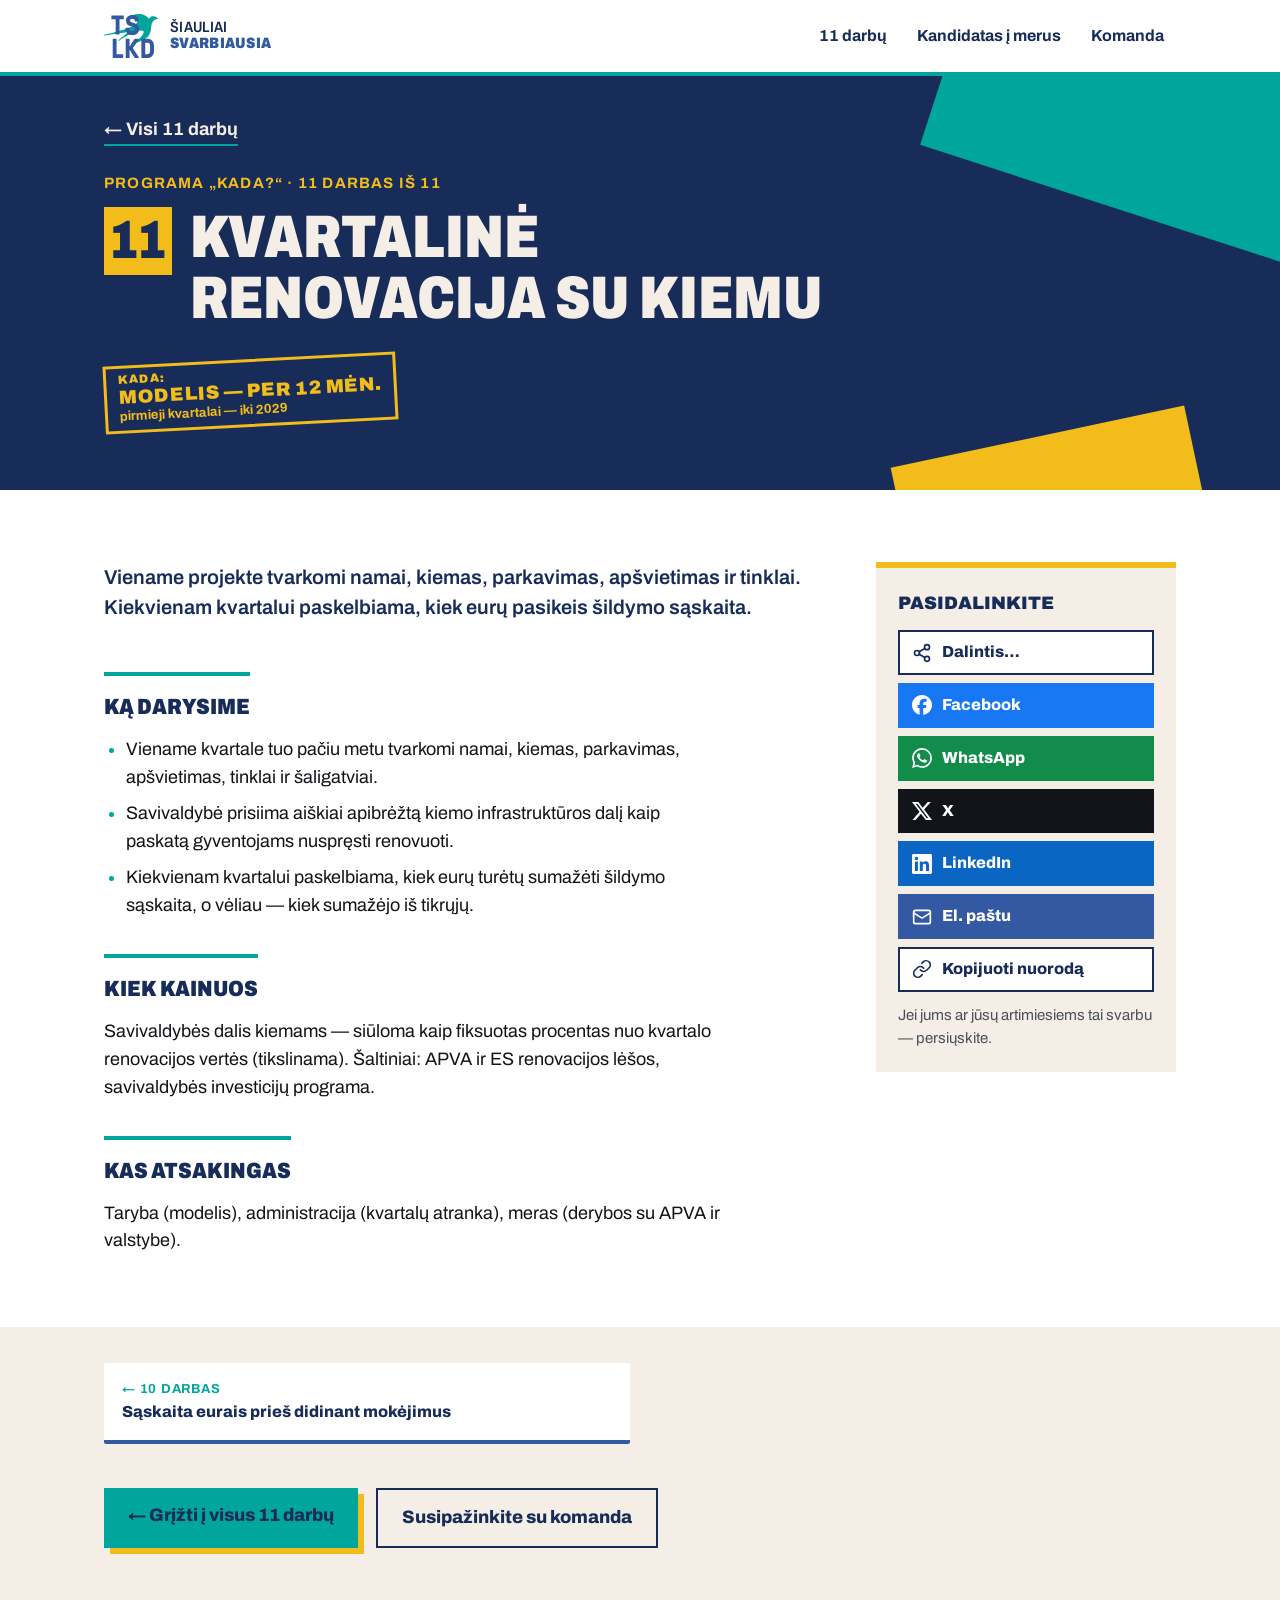
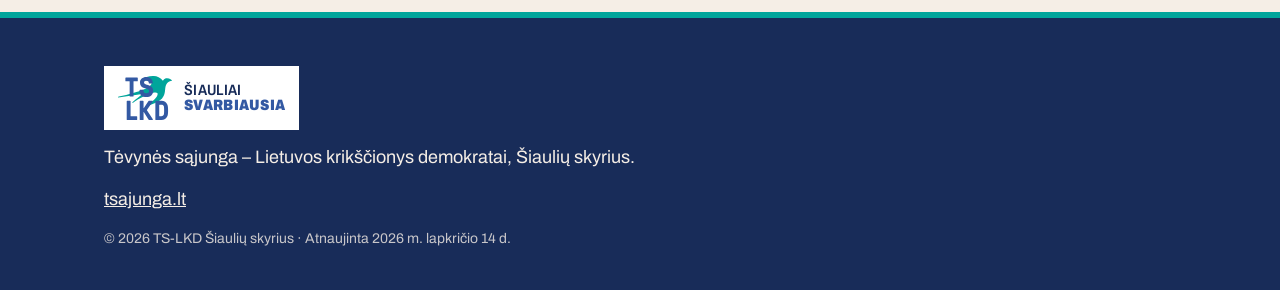
<file: kvartaline-renovacija/index.html>
<!doctype html>
<html lang="lt">
<head>
  <meta charset="utf-8">
  <meta name="viewport" content="width=device-width, initial-scale=1">
  <title>Kvartalinė renovacija su kiemu — 11 darbas | Šiauliai svarbiausia</title>
  <meta name="description" content="Viename projekte tvarkomi namai, kiemas, parkavimas, apšvietimas ir tinklai. Kiekvienam kvartalui paskelbiama, kiek eurų pasikeis šildymo sąskaita.">
  <link rel="canonical" href="https://siauliaisvarbiausia.lt/kvartaline-renovacija/">
  <meta property="og:url" content="https://siauliaisvarbiausia.lt/kvartaline-renovacija/">
  <meta property="og:site_name" content="Šiauliai svarbiausia">
  <meta property="og:title" content="Kvartalinė renovacija su kiemu">
  <meta property="og:description" content="Viename projekte tvarkomi namai, kiemas, parkavimas, apšvietimas ir tinklai. Kiekvienam kvartalui paskelbiama, kiek eurų pasikeis šildymo sąskaita.">
  <meta property="og:image" content="https://siauliaisvarbiausia.lt/og/kvartaline-renovacija.jpg?v=20261114">
  <meta property="og:image:width" content="1200">
  <meta property="og:image:height" content="630">
  <meta property="og:image:alt" content="11 darbas: Kvartalinė renovacija su kiemu — TS-LKD Šiaulių programa „KADA?“">
  <meta property="og:locale" content="lt_LT">
  <meta property="og:type" content="article">
  <meta name="twitter:card" content="summary_large_image">
  <meta name="theme-color" content="#182C59">
  <link rel="preconnect" href="https://fonts.googleapis.com">
  <link rel="preconnect" href="https://fonts.gstatic.com" crossorigin>
  <link href="https://fonts.googleapis.com/css2?family=Archivo:wdth,wght@62..125,400..900&display=swap" rel="stylesheet">
  <link rel="icon" href="../logo.svg" type="image/svg+xml">
  <link rel="stylesheet" href="../style.css?v=20261114f">
</head>
<body>
  <a class="skip" href="#turinys">Pereiti prie turinio</a>

  <header class="top">
    <div class="wrap top-in">
      <a class="brand" href="../" aria-label="Šiauliai svarbiausia — į pradžią">
        <img src="../logo.svg" alt="TS-LKD" width="54" height="44">
        <span class="brand-text">Šiauliai<br><b>svarbiausia</b></span>
      </a>
      <nav aria-label="Pagrindinis meniu">
        <a href="../#darbai">11 darbų</a>
        <a href="../#merui">Kandidatas į merus</a>
        <a href="../#komanda">Komanda</a>
      </nav>
    </div>
  </header>

  <main id="turinys">
    <section class="wp-hero">
      <div class="shapes" aria-hidden="true"><span class="sh s1"></span><span class="sh s2"></span></div>
      <div class="wrap wp-hero-in">
        <a class="wp-back" href="../#darbai">← Visi 11 darbų</a>
        <p class="kicker">Programa „KADA?“ · 11 darbas iš 11</p>
        <h1 class="wp-title"><span class="wp-no">11</span>Kvartalinė renovacija su kiemu</h1>
        <p class="stamp wp-stamp">modelis — per 12 mėn.<small>pirmieji kvartalai — iki 2029</small></p>
      </div>
    </section>

    <section class="wp-body">
      <div class="wrap wp-grid">
        <article class="wp-main">
          <p class="wp-lead">Viename projekte tvarkomi namai, kiemas, parkavimas, apšvietimas ir tinklai. Kiekvienam kvartalui paskelbiama, kiek eurų pasikeis šildymo sąskaita.</p>
          <h2 class="wp-h">Ką darysime</h2>
          <ul class="wp-list">
            <li>Viename kvartale tuo pačiu metu tvarkomi namai, kiemas, parkavimas, apšvietimas, tinklai ir šaligatviai.</li>
            <li>Savivaldybė prisiima aiškiai apibrėžtą kiemo infrastruktūros dalį kaip paskatą gyventojams nuspręsti renovuoti.</li>
            <li>Kiekvienam kvartalui paskelbiama, kiek eurų turėtų sumažėti šildymo sąskaita, o vėliau — kiek sumažėjo iš tikrųjų.</li>
          </ul>
          <h2 class="wp-h">Kiek kainuos</h2>
          <p>Savivaldybės dalis kiemams — siūloma kaip fiksuotas procentas nuo kvartalo renovacijos vertės (tikslinama). Šaltiniai: APVA ir ES renovacijos lėšos, savivaldybės investicijų programa.</p>
          <h2 class="wp-h">Kas atsakingas</h2>
          <p>Taryba (modelis), administracija (kvartalų atranka), meras (derybos su APVA ir valstybe).</p>
        </article>
        <aside class="wp-share" aria-label="Pasidalinkite">
          <p class="wp-share-h">Pasidalinkite</p>
          <div class="share-row">
            <button type="button" class="share share-native" id="share-native" hidden><svg class="ico" aria-hidden="true" focusable="false" width="20" height="20" xmlns="http://www.w3.org/2000/svg" viewBox="0 0 24 24" fill="none" stroke="currentColor" stroke-width="2" stroke-linecap="round" stroke-linejoin="round" > <circle cx="18" cy="5" r="3" /> <circle cx="6" cy="12" r="3" /> <circle cx="18" cy="19" r="3" /> <line x1="8.59" x2="15.42" y1="13.51" y2="17.49" /> <line x1="15.41" x2="8.59" y1="6.51" y2="10.49" /> </svg><span>Dalintis…</span></button>
            <a class="share share-facebook" href="https://www.facebook.com/sharer/sharer.php?u=https%3A%2F%2Fsiauliaisvarbiausia.lt%2Fkvartaline-renovacija%2F" target="_blank" rel="noopener"><svg class="ico" aria-hidden="true" focusable="false" width="20" height="20" fill="currentColor" viewBox="0 0 24 24" xmlns="http://www.w3.org/2000/svg"><path d="M9.101 23.691v-7.98H6.627v-3.667h2.474v-1.58c0-4.085 1.848-5.978 5.858-5.978.401 0 .955.042 1.468.103a8.68 8.68 0 0 1 1.141.195v3.325a8.623 8.623 0 0 0-.653-.036 26.805 26.805 0 0 0-.733-.009c-.707 0-1.259.096-1.675.309a1.686 1.686 0 0 0-.679.622c-.258.42-.374.995-.374 1.752v1.297h3.919l-.386 2.103-.287 1.564h-3.246v8.245C19.396 23.238 24 18.179 24 12.044c0-6.627-5.373-12-12-12s-12 5.373-12 12c0 5.628 3.874 10.35 9.101 11.647Z"/></svg><span>Facebook</span></a>
            <a class="share share-whatsapp" href="https://wa.me/?text=Kvartalin%C4%97%20renovacija%20su%20kiemu%20%E2%80%94%20TS-LKD%20%C5%A0iauli%C5%B3%20programa%20%E2%80%9EKADA%3F%E2%80%9C%20https%3A%2F%2Fsiauliaisvarbiausia.lt%2Fkvartaline-renovacija%2F" target="_blank" rel="noopener"><svg class="ico" aria-hidden="true" focusable="false" width="20" height="20" fill="currentColor" viewBox="0 0 24 24" xmlns="http://www.w3.org/2000/svg"><path d="M17.472 14.382c-.297-.149-1.758-.867-2.03-.967-.273-.099-.471-.148-.67.15-.197.297-.767.966-.94 1.164-.173.199-.347.223-.644.075-.297-.15-1.255-.463-2.39-1.475-.883-.788-1.48-1.761-1.653-2.059-.173-.297-.018-.458.13-.606.134-.133.298-.347.446-.52.149-.174.198-.298.298-.497.099-.198.05-.371-.025-.52-.075-.149-.669-1.612-.916-2.207-.242-.579-.487-.5-.669-.51-.173-.008-.371-.01-.57-.01-.198 0-.52.074-.792.372-.272.297-1.04 1.016-1.04 2.479 0 1.462 1.065 2.875 1.213 3.074.149.198 2.096 3.2 5.077 4.487.709.306 1.262.489 1.694.625.712.227 1.36.195 1.871.118.571-.085 1.758-.719 2.006-1.413.248-.694.248-1.289.173-1.413-.074-.124-.272-.198-.57-.347m-5.421 7.403h-.004a9.87 9.87 0 01-5.031-1.378l-.361-.214-3.741.982.998-3.648-.235-.374a9.86 9.86 0 01-1.51-5.26c.001-5.45 4.436-9.884 9.888-9.884 2.64 0 5.122 1.03 6.988 2.898a9.825 9.825 0 012.893 6.994c-.003 5.45-4.437 9.884-9.885 9.884m8.413-18.297A11.815 11.815 0 0012.05 0C5.495 0 .16 5.335.157 11.892c0 2.096.547 4.142 1.588 5.945L.057 24l6.305-1.654a11.882 11.882 0 005.683 1.448h.005c6.554 0 11.89-5.335 11.893-11.893a11.821 11.821 0 00-3.48-8.413Z"/></svg><span>WhatsApp</span></a>
            <a class="share share-x" href="https://x.com/intent/post?url=https%3A%2F%2Fsiauliaisvarbiausia.lt%2Fkvartaline-renovacija%2F&amp;text=Kvartalin%C4%97%20renovacija%20su%20kiemu%20%E2%80%94%20TS-LKD%20%C5%A0iauli%C5%B3%20programa%20%E2%80%9EKADA%3F%E2%80%9C" target="_blank" rel="noopener"><svg class="ico" aria-hidden="true" focusable="false" width="20" height="20" fill="currentColor" viewBox="0 0 24 24" xmlns="http://www.w3.org/2000/svg"><path d="M18.901 1.153h3.68l-8.04 9.19L24 22.846h-7.406l-5.8-7.584-6.638 7.584H.474l8.6-9.83L0 1.154h7.594l5.243 6.932ZM17.61 20.644h2.039L6.486 3.24H4.298Z"/></svg><span>X</span></a>
            <a class="share share-linkedin" href="https://www.linkedin.com/sharing/share-offsite/?url=https%3A%2F%2Fsiauliaisvarbiausia.lt%2Fkvartaline-renovacija%2F" target="_blank" rel="noopener"><svg class="ico" aria-hidden="true" focusable="false" width="20" height="20" fill="currentColor" viewBox="0 0 24 24" xmlns="http://www.w3.org/2000/svg"><path d="M20.447 20.452h-3.554v-5.569c0-1.328-.027-3.037-1.852-3.037-1.853 0-2.136 1.445-2.136 2.939v5.667H9.351V9h3.414v1.561h.046c.477-.9 1.637-1.85 3.37-1.85 3.601 0 4.267 2.37 4.267 5.455v6.286zM5.337 7.433c-1.144 0-2.063-.926-2.063-2.065 0-1.138.92-2.063 2.063-2.063 1.14 0 2.064.925 2.064 2.063 0 1.139-.925 2.065-2.064 2.065zm1.782 13.019H3.555V9h3.564v11.452zM22.225 0H1.771C.792 0 0 .774 0 1.729v20.542C0 23.227.792 24 1.771 24h20.451C23.2 24 24 23.227 24 22.271V1.729C24 .774 23.2 0 22.222 0h.003z"/></svg><span>LinkedIn</span></a>
            <a class="share share-el-paštu" href="mailto:?subject=Kvartalin%C4%97%20renovacija%20su%20kiemu%20%E2%80%94%20TS-LKD%20%C5%A0iauli%C5%B3%20programa%20%E2%80%9EKADA%3F%E2%80%9C&amp;body=https%3A%2F%2Fsiauliaisvarbiausia.lt%2Fkvartaline-renovacija%2F" target="_blank" rel="noopener"><svg class="ico" aria-hidden="true" focusable="false" width="20" height="20" xmlns="http://www.w3.org/2000/svg" viewBox="0 0 24 24" fill="none" stroke="currentColor" stroke-width="2" stroke-linecap="round" stroke-linejoin="round" > <rect width="20" height="16" x="2" y="4" rx="2" /> <path d="m22 7-8.97 5.7a1.94 1.94 0 0 1-2.06 0L2 7" /> </svg><span>El. paštu</span></a>
            <button type="button" class="share share-copy" id="share-copy"><svg class="ico" aria-hidden="true" focusable="false" width="20" height="20" xmlns="http://www.w3.org/2000/svg" viewBox="0 0 24 24" fill="none" stroke="currentColor" stroke-width="2" stroke-linecap="round" stroke-linejoin="round" > <path d="M10 13a5 5 0 0 0 7.54.54l3-3a5 5 0 0 0-7.07-7.07l-1.72 1.71" /> <path d="M14 11a5 5 0 0 0-7.54-.54l-3 3a5 5 0 0 0 7.07 7.07l1.71-1.71" /> </svg><span class="share-label">Kopijuoti nuorodą</span></button>
          </div>
          <p class="wp-share-note">Jei jums ar jūsų artimiesiems tai svarbu — persiųskite.</p>
        </aside>
      </div>
    </section>

    <nav class="wp-pn wrap" aria-label="Kiti darbai">
        <a class="wp-prev" href="../saskaita-eurais/"><small>← 10 darbas</small>Sąskaita eurais prieš didinant mokėjimus</a>
    </nav>

    <section class="wp-cta">
      <div class="wrap">
        <a class="btn" href="../#darbai">← Grįžti į visus 11 darbų</a>
        <a class="btn btn-ghost-dark" href="../#komanda">Susipažinkite su komanda</a>
      </div>
    </section>
  </main>

  <footer class="foot">
    <div class="wrap foot-in">
      <a class="brand brand-foot" href="../">
        <img src="../logo.svg" alt="TS-LKD" width="54" height="44">
        <span class="brand-text">Šiauliai<br><b>svarbiausia</b></span>
      </a>
      <p>Tėvynės sąjunga – Lietuvos krikščionys demokratai, Šiaulių skyrius.</p>
      <p><a href="https://tsajunga.lt" rel="noopener">tsajunga.lt</a></p>
      <p class="copy">© 2026 TS-LKD Šiaulių skyrius · Atnaujinta <time datetime="2026-11-14">2026 m. lapkričio 14 d.</time></p>
    </div>
  </footer>

  <script>
    (function () {
      var url = document.querySelector('link[rel="canonical"]').href;
      var title = document.title;
      var nat = document.getElementById("share-native");
      if (navigator.share && nat) {
        nat.hidden = false;
        nat.addEventListener("click", function () { navigator.share({ title: title, url: url }).catch(function () {}); });
      }
      var cp = document.getElementById("share-copy");
      if (cp) cp.addEventListener("click", function () {
        var lb = cp.querySelector(".share-label");
        var done = function () { lb.textContent = "Nuoroda nukopijuota ✓"; setTimeout(function () { lb.textContent = "Kopijuoti nuorodą"; }, 2500); };
        if (navigator.clipboard) navigator.clipboard.writeText(url).then(done, function () { prompt("Nukopijuokite nuorodą:", url); });
        else prompt("Nukopijuokite nuorodą:", url);
      });
    })();
  </script>
  <script>
    if (/(^|\.)siauliaisvarbiausia\.lt$/.test(location.hostname)) {
      var gc = document.createElement("script");
      gc.async = true;
      gc.src = "https://gc.zgo.at/count.js";
      gc.dataset.goatcounter = "https://elyga.goatcounter.com/count";
      document.body.appendChild(gc);
    }
  </script>
</body>
</html>
</file>
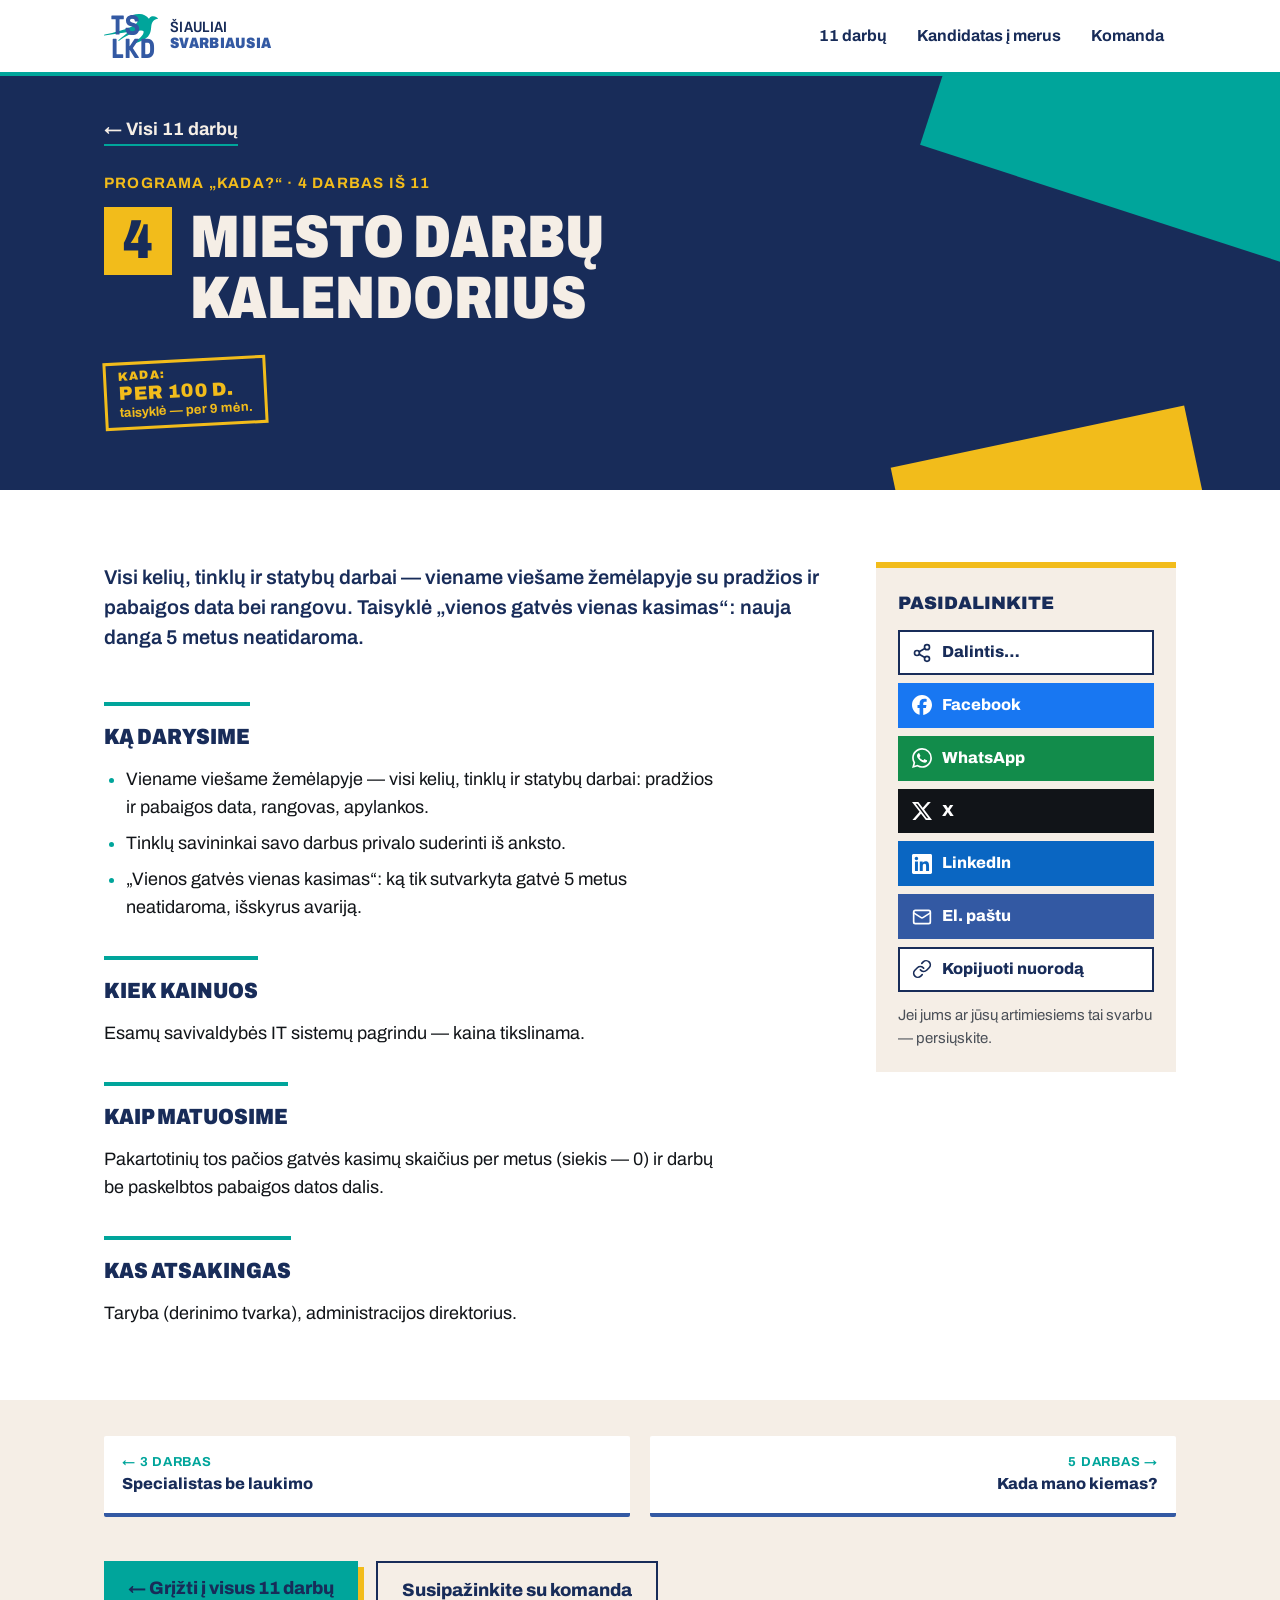
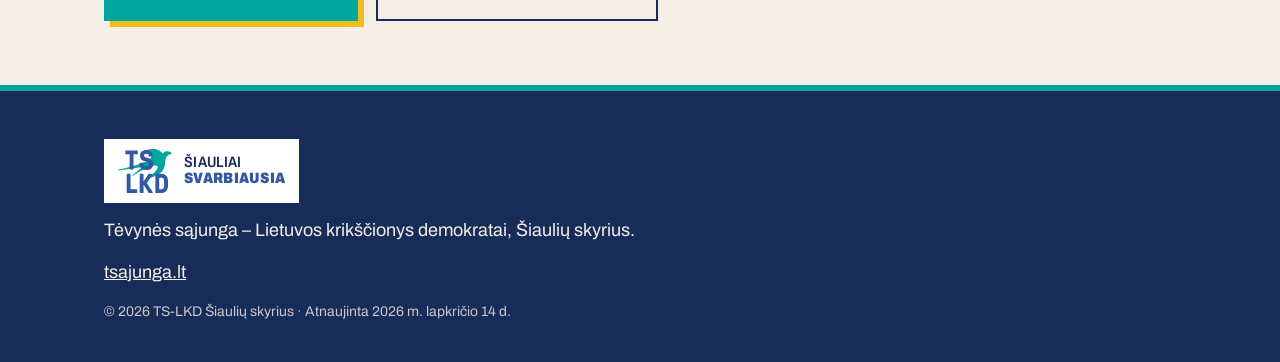
<file: miesto-darbu-kalendorius/index.html>
<!doctype html>
<html lang="lt">
<head>
  <meta charset="utf-8">
  <meta name="viewport" content="width=device-width, initial-scale=1">
  <title>Miesto darbų kalendorius — 4 darbas | Šiauliai svarbiausia</title>
  <meta name="description" content="Visi kelių, tinklų ir statybų darbai — viename viešame žemėlapyje su pradžios ir pabaigos data bei rangovu. Taisyklė „vienos gatvės vienas kasimas“: nauja danga 5 metus…">
  <link rel="canonical" href="https://siauliaisvarbiausia.lt/miesto-darbu-kalendorius/">
  <meta property="og:url" content="https://siauliaisvarbiausia.lt/miesto-darbu-kalendorius/">
  <meta property="og:site_name" content="Šiauliai svarbiausia">
  <meta property="og:title" content="Miesto darbų kalendorius">
  <meta property="og:description" content="Visi kelių, tinklų ir statybų darbai — viename viešame žemėlapyje su pradžios ir pabaigos data bei rangovu. Taisyklė „vienos gatvės vienas kasimas“: nauja danga 5 metus…">
  <meta property="og:image" content="https://siauliaisvarbiausia.lt/og/miesto-darbu-kalendorius.jpg?v=20261114">
  <meta property="og:image:width" content="1200">
  <meta property="og:image:height" content="630">
  <meta property="og:image:alt" content="4 darbas: Miesto darbų kalendorius — TS-LKD Šiaulių programa „KADA?“">
  <meta property="og:locale" content="lt_LT">
  <meta property="og:type" content="article">
  <meta name="twitter:card" content="summary_large_image">
  <meta name="theme-color" content="#182C59">
  <link rel="preconnect" href="https://fonts.googleapis.com">
  <link rel="preconnect" href="https://fonts.gstatic.com" crossorigin>
  <link href="https://fonts.googleapis.com/css2?family=Archivo:wdth,wght@62..125,400..900&display=swap" rel="stylesheet">
  <link rel="icon" href="../logo.svg" type="image/svg+xml">
  <link rel="stylesheet" href="../style.css?v=20261114f">
</head>
<body>
  <a class="skip" href="#turinys">Pereiti prie turinio</a>

  <header class="top">
    <div class="wrap top-in">
      <a class="brand" href="../" aria-label="Šiauliai svarbiausia — į pradžią">
        <img src="../logo.svg" alt="TS-LKD" width="54" height="44">
        <span class="brand-text">Šiauliai<br><b>svarbiausia</b></span>
      </a>
      <nav aria-label="Pagrindinis meniu">
        <a href="../#darbai">11 darbų</a>
        <a href="../#merui">Kandidatas į merus</a>
        <a href="../#komanda">Komanda</a>
      </nav>
    </div>
  </header>

  <main id="turinys">
    <section class="wp-hero">
      <div class="shapes" aria-hidden="true"><span class="sh s1"></span><span class="sh s2"></span></div>
      <div class="wrap wp-hero-in">
        <a class="wp-back" href="../#darbai">← Visi 11 darbų</a>
        <p class="kicker">Programa „KADA?“ · 4 darbas iš 11</p>
        <h1 class="wp-title"><span class="wp-no">4</span>Miesto darbų kalendorius</h1>
        <p class="stamp wp-stamp">per 100 d.<small>taisyklė — per 9 mėn.</small></p>
      </div>
    </section>

    <section class="wp-body">
      <div class="wrap wp-grid">
        <article class="wp-main">
          <p class="wp-lead">Visi kelių, tinklų ir statybų darbai — viename viešame žemėlapyje su pradžios ir pabaigos data bei rangovu. Taisyklė „vienos gatvės vienas kasimas“: nauja danga 5 metus neatidaroma.</p>
          <h2 class="wp-h">Ką darysime</h2>
          <ul class="wp-list">
            <li>Viename viešame žemėlapyje — visi kelių, tinklų ir statybų darbai: pradžios ir pabaigos data, rangovas, apylankos.</li>
            <li>Tinklų savininkai savo darbus privalo suderinti iš anksto.</li>
            <li>„Vienos gatvės vienas kasimas“: ką tik sutvarkyta gatvė 5 metus neatidaroma, išskyrus avariją.</li>
          </ul>
          <h2 class="wp-h">Kiek kainuos</h2>
          <p>Esamų savivaldybės IT sistemų pagrindu — kaina tikslinama.</p>
          <h2 class="wp-h">Kaip matuosime</h2>
          <p>Pakartotinių tos pačios gatvės kasimų skaičius per metus (siekis — 0) ir darbų be paskelbtos pabaigos datos dalis.</p>
          <h2 class="wp-h">Kas atsakingas</h2>
          <p>Taryba (derinimo tvarka), administracijos direktorius.</p>
        </article>
        <aside class="wp-share" aria-label="Pasidalinkite">
          <p class="wp-share-h">Pasidalinkite</p>
          <div class="share-row">
            <button type="button" class="share share-native" id="share-native" hidden><svg class="ico" aria-hidden="true" focusable="false" width="20" height="20" xmlns="http://www.w3.org/2000/svg" viewBox="0 0 24 24" fill="none" stroke="currentColor" stroke-width="2" stroke-linecap="round" stroke-linejoin="round" > <circle cx="18" cy="5" r="3" /> <circle cx="6" cy="12" r="3" /> <circle cx="18" cy="19" r="3" /> <line x1="8.59" x2="15.42" y1="13.51" y2="17.49" /> <line x1="15.41" x2="8.59" y1="6.51" y2="10.49" /> </svg><span>Dalintis…</span></button>
            <a class="share share-facebook" href="https://www.facebook.com/sharer/sharer.php?u=https%3A%2F%2Fsiauliaisvarbiausia.lt%2Fmiesto-darbu-kalendorius%2F" target="_blank" rel="noopener"><svg class="ico" aria-hidden="true" focusable="false" width="20" height="20" fill="currentColor" viewBox="0 0 24 24" xmlns="http://www.w3.org/2000/svg"><path d="M9.101 23.691v-7.98H6.627v-3.667h2.474v-1.58c0-4.085 1.848-5.978 5.858-5.978.401 0 .955.042 1.468.103a8.68 8.68 0 0 1 1.141.195v3.325a8.623 8.623 0 0 0-.653-.036 26.805 26.805 0 0 0-.733-.009c-.707 0-1.259.096-1.675.309a1.686 1.686 0 0 0-.679.622c-.258.42-.374.995-.374 1.752v1.297h3.919l-.386 2.103-.287 1.564h-3.246v8.245C19.396 23.238 24 18.179 24 12.044c0-6.627-5.373-12-12-12s-12 5.373-12 12c0 5.628 3.874 10.35 9.101 11.647Z"/></svg><span>Facebook</span></a>
            <a class="share share-whatsapp" href="https://wa.me/?text=Miesto%20darb%C5%B3%20kalendorius%20%E2%80%94%20TS-LKD%20%C5%A0iauli%C5%B3%20programa%20%E2%80%9EKADA%3F%E2%80%9C%20https%3A%2F%2Fsiauliaisvarbiausia.lt%2Fmiesto-darbu-kalendorius%2F" target="_blank" rel="noopener"><svg class="ico" aria-hidden="true" focusable="false" width="20" height="20" fill="currentColor" viewBox="0 0 24 24" xmlns="http://www.w3.org/2000/svg"><path d="M17.472 14.382c-.297-.149-1.758-.867-2.03-.967-.273-.099-.471-.148-.67.15-.197.297-.767.966-.94 1.164-.173.199-.347.223-.644.075-.297-.15-1.255-.463-2.39-1.475-.883-.788-1.48-1.761-1.653-2.059-.173-.297-.018-.458.13-.606.134-.133.298-.347.446-.52.149-.174.198-.298.298-.497.099-.198.05-.371-.025-.52-.075-.149-.669-1.612-.916-2.207-.242-.579-.487-.5-.669-.51-.173-.008-.371-.01-.57-.01-.198 0-.52.074-.792.372-.272.297-1.04 1.016-1.04 2.479 0 1.462 1.065 2.875 1.213 3.074.149.198 2.096 3.2 5.077 4.487.709.306 1.262.489 1.694.625.712.227 1.36.195 1.871.118.571-.085 1.758-.719 2.006-1.413.248-.694.248-1.289.173-1.413-.074-.124-.272-.198-.57-.347m-5.421 7.403h-.004a9.87 9.87 0 01-5.031-1.378l-.361-.214-3.741.982.998-3.648-.235-.374a9.86 9.86 0 01-1.51-5.26c.001-5.45 4.436-9.884 9.888-9.884 2.64 0 5.122 1.03 6.988 2.898a9.825 9.825 0 012.893 6.994c-.003 5.45-4.437 9.884-9.885 9.884m8.413-18.297A11.815 11.815 0 0012.05 0C5.495 0 .16 5.335.157 11.892c0 2.096.547 4.142 1.588 5.945L.057 24l6.305-1.654a11.882 11.882 0 005.683 1.448h.005c6.554 0 11.89-5.335 11.893-11.893a11.821 11.821 0 00-3.48-8.413Z"/></svg><span>WhatsApp</span></a>
            <a class="share share-x" href="https://x.com/intent/post?url=https%3A%2F%2Fsiauliaisvarbiausia.lt%2Fmiesto-darbu-kalendorius%2F&amp;text=Miesto%20darb%C5%B3%20kalendorius%20%E2%80%94%20TS-LKD%20%C5%A0iauli%C5%B3%20programa%20%E2%80%9EKADA%3F%E2%80%9C" target="_blank" rel="noopener"><svg class="ico" aria-hidden="true" focusable="false" width="20" height="20" fill="currentColor" viewBox="0 0 24 24" xmlns="http://www.w3.org/2000/svg"><path d="M18.901 1.153h3.68l-8.04 9.19L24 22.846h-7.406l-5.8-7.584-6.638 7.584H.474l8.6-9.83L0 1.154h7.594l5.243 6.932ZM17.61 20.644h2.039L6.486 3.24H4.298Z"/></svg><span>X</span></a>
            <a class="share share-linkedin" href="https://www.linkedin.com/sharing/share-offsite/?url=https%3A%2F%2Fsiauliaisvarbiausia.lt%2Fmiesto-darbu-kalendorius%2F" target="_blank" rel="noopener"><svg class="ico" aria-hidden="true" focusable="false" width="20" height="20" fill="currentColor" viewBox="0 0 24 24" xmlns="http://www.w3.org/2000/svg"><path d="M20.447 20.452h-3.554v-5.569c0-1.328-.027-3.037-1.852-3.037-1.853 0-2.136 1.445-2.136 2.939v5.667H9.351V9h3.414v1.561h.046c.477-.9 1.637-1.85 3.37-1.85 3.601 0 4.267 2.37 4.267 5.455v6.286zM5.337 7.433c-1.144 0-2.063-.926-2.063-2.065 0-1.138.92-2.063 2.063-2.063 1.14 0 2.064.925 2.064 2.063 0 1.139-.925 2.065-2.064 2.065zm1.782 13.019H3.555V9h3.564v11.452zM22.225 0H1.771C.792 0 0 .774 0 1.729v20.542C0 23.227.792 24 1.771 24h20.451C23.2 24 24 23.227 24 22.271V1.729C24 .774 23.2 0 22.222 0h.003z"/></svg><span>LinkedIn</span></a>
            <a class="share share-el-paštu" href="mailto:?subject=Miesto%20darb%C5%B3%20kalendorius%20%E2%80%94%20TS-LKD%20%C5%A0iauli%C5%B3%20programa%20%E2%80%9EKADA%3F%E2%80%9C&amp;body=https%3A%2F%2Fsiauliaisvarbiausia.lt%2Fmiesto-darbu-kalendorius%2F" target="_blank" rel="noopener"><svg class="ico" aria-hidden="true" focusable="false" width="20" height="20" xmlns="http://www.w3.org/2000/svg" viewBox="0 0 24 24" fill="none" stroke="currentColor" stroke-width="2" stroke-linecap="round" stroke-linejoin="round" > <rect width="20" height="16" x="2" y="4" rx="2" /> <path d="m22 7-8.97 5.7a1.94 1.94 0 0 1-2.06 0L2 7" /> </svg><span>El. paštu</span></a>
            <button type="button" class="share share-copy" id="share-copy"><svg class="ico" aria-hidden="true" focusable="false" width="20" height="20" xmlns="http://www.w3.org/2000/svg" viewBox="0 0 24 24" fill="none" stroke="currentColor" stroke-width="2" stroke-linecap="round" stroke-linejoin="round" > <path d="M10 13a5 5 0 0 0 7.54.54l3-3a5 5 0 0 0-7.07-7.07l-1.72 1.71" /> <path d="M14 11a5 5 0 0 0-7.54-.54l-3 3a5 5 0 0 0 7.07 7.07l1.71-1.71" /> </svg><span class="share-label">Kopijuoti nuorodą</span></button>
          </div>
          <p class="wp-share-note">Jei jums ar jūsų artimiesiems tai svarbu — persiųskite.</p>
        </aside>
      </div>
    </section>

    <nav class="wp-pn wrap" aria-label="Kiti darbai">
        <a class="wp-prev" href="../specialistas-be-laukimo/"><small>← 3 darbas</small>Specialistas be laukimo</a>
        <a class="wp-next" href="../kada-mano-kiemas/"><small>5 darbas →</small>Kada mano kiemas?</a>
    </nav>

    <section class="wp-cta">
      <div class="wrap">
        <a class="btn" href="../#darbai">← Grįžti į visus 11 darbų</a>
        <a class="btn btn-ghost-dark" href="../#komanda">Susipažinkite su komanda</a>
      </div>
    </section>
  </main>

  <footer class="foot">
    <div class="wrap foot-in">
      <a class="brand brand-foot" href="../">
        <img src="../logo.svg" alt="TS-LKD" width="54" height="44">
        <span class="brand-text">Šiauliai<br><b>svarbiausia</b></span>
      </a>
      <p>Tėvynės sąjunga – Lietuvos krikščionys demokratai, Šiaulių skyrius.</p>
      <p><a href="https://tsajunga.lt" rel="noopener">tsajunga.lt</a></p>
      <p class="copy">© 2026 TS-LKD Šiaulių skyrius · Atnaujinta <time datetime="2026-11-14">2026 m. lapkričio 14 d.</time></p>
    </div>
  </footer>

  <script>
    (function () {
      var url = document.querySelector('link[rel="canonical"]').href;
      var title = document.title;
      var nat = document.getElementById("share-native");
      if (navigator.share && nat) {
        nat.hidden = false;
        nat.addEventListener("click", function () { navigator.share({ title: title, url: url }).catch(function () {}); });
      }
      var cp = document.getElementById("share-copy");
      if (cp) cp.addEventListener("click", function () {
        var lb = cp.querySelector(".share-label");
        var done = function () { lb.textContent = "Nuoroda nukopijuota ✓"; setTimeout(function () { lb.textContent = "Kopijuoti nuorodą"; }, 2500); };
        if (navigator.clipboard) navigator.clipboard.writeText(url).then(done, function () { prompt("Nukopijuokite nuorodą:", url); });
        else prompt("Nukopijuokite nuorodą:", url);
      });
    })();
  </script>
  <script>
    if (/(^|\.)siauliaisvarbiausia\.lt$/.test(location.hostname)) {
      var gc = document.createElement("script");
      gc.async = true;
      gc.src = "https://gc.zgo.at/count.js";
      gc.dataset.goatcounter = "https://elyga.goatcounter.com/count";
      document.body.appendChild(gc);
    }
  </script>
</body>
</html>
</file>
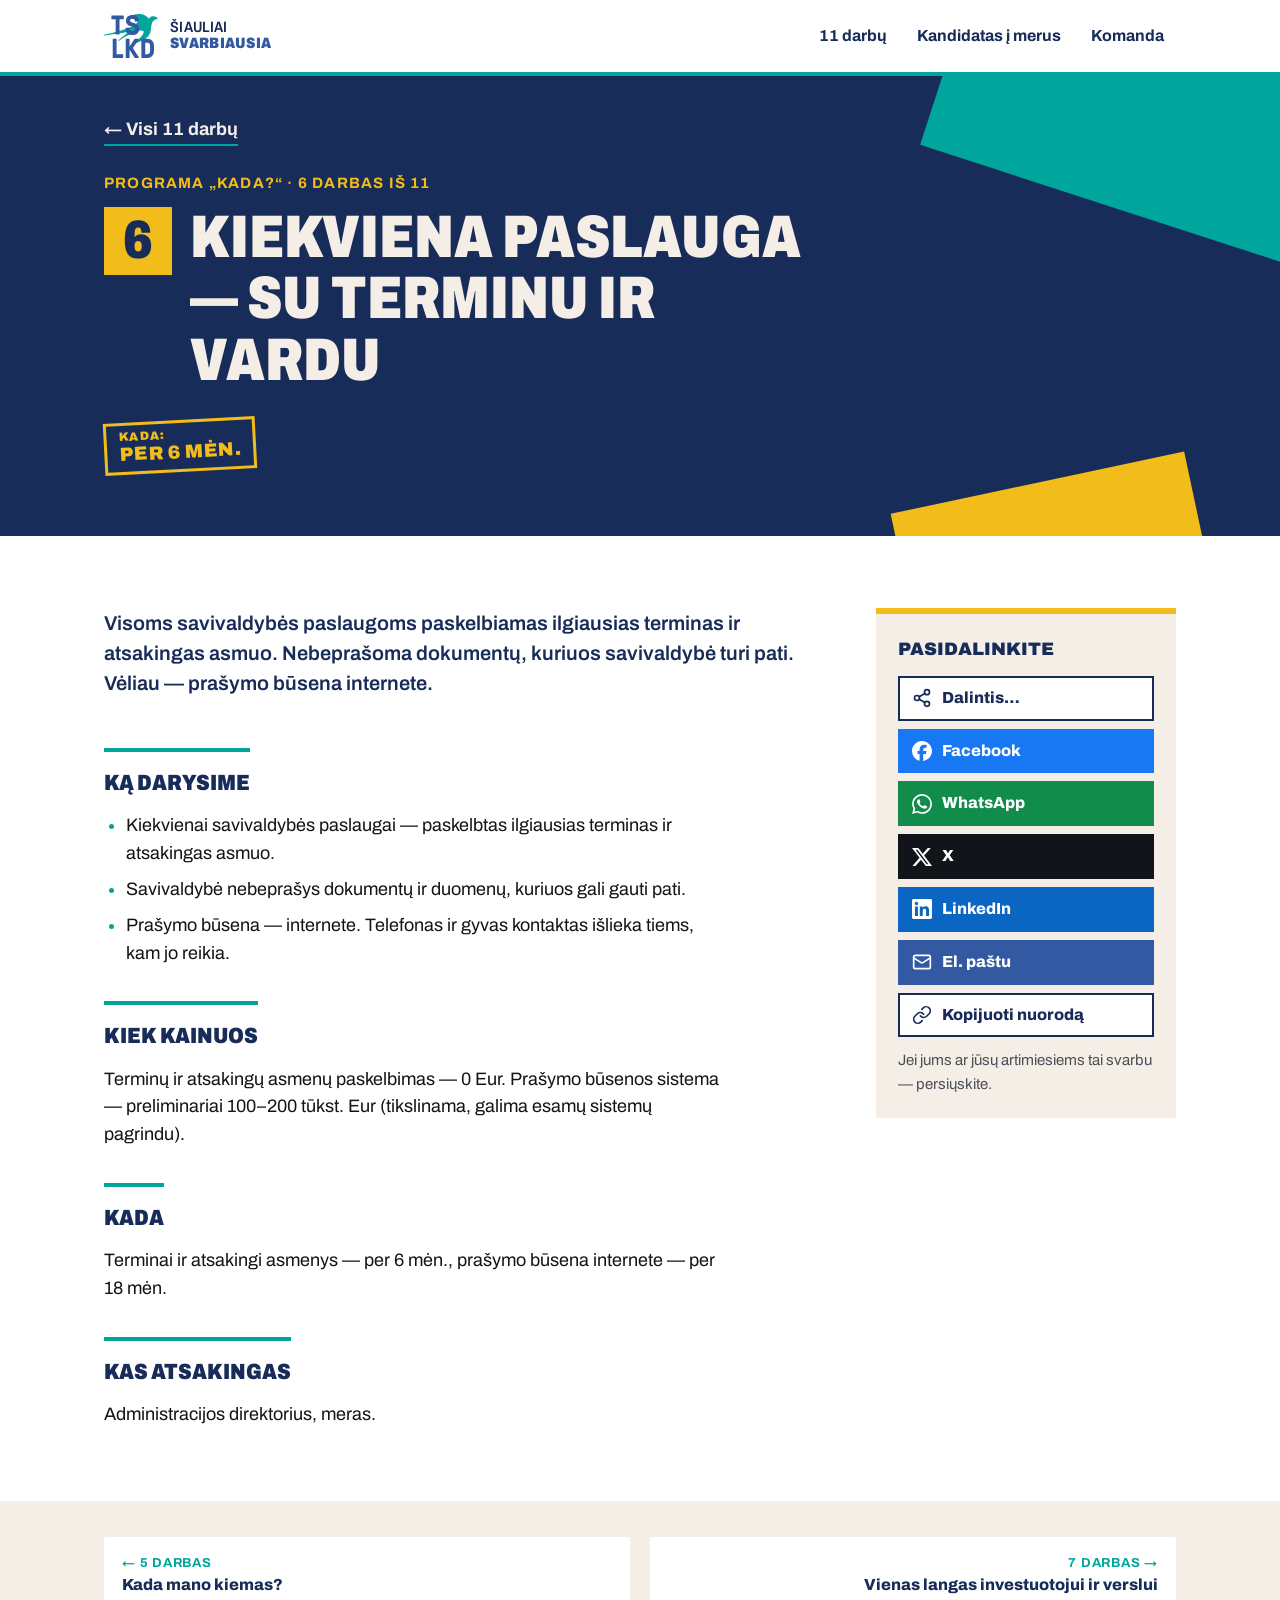
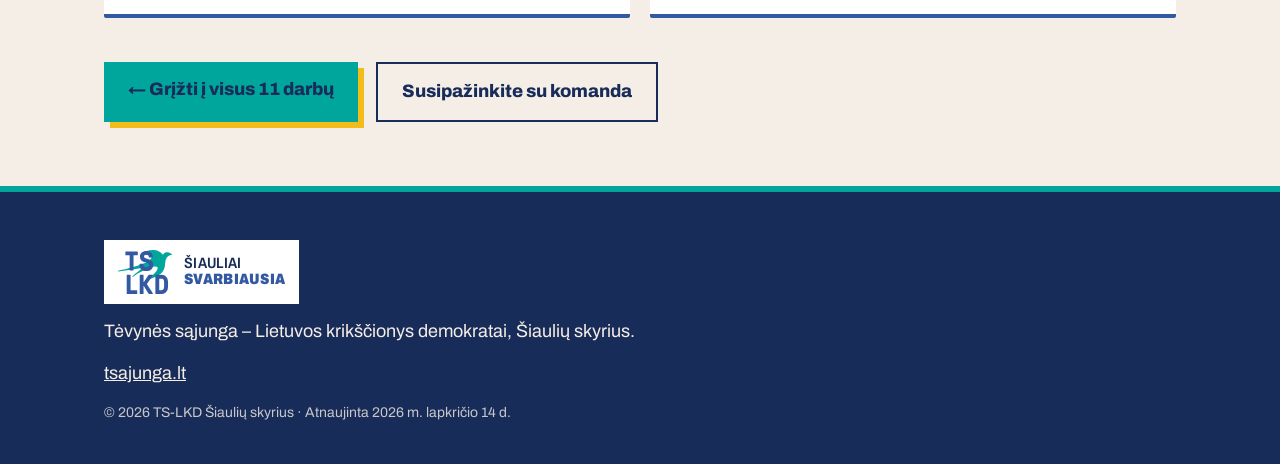
<file: paslauga-su-terminu/index.html>
<!doctype html>
<html lang="lt">
<head>
  <meta charset="utf-8">
  <meta name="viewport" content="width=device-width, initial-scale=1">
  <title>Kiekviena paslauga — su terminu ir vardu — 6 darbas | Šiauliai svarbiausia</title>
  <meta name="description" content="Visoms savivaldybės paslaugoms paskelbiamas ilgiausias terminas ir atsakingas asmuo. Nebeprašoma dokumentų, kuriuos savivaldybė turi pati. Vėliau — prašymo būsena internete.">
  <link rel="canonical" href="https://siauliaisvarbiausia.lt/paslauga-su-terminu/">
  <meta property="og:url" content="https://siauliaisvarbiausia.lt/paslauga-su-terminu/">
  <meta property="og:site_name" content="Šiauliai svarbiausia">
  <meta property="og:title" content="Kiekviena paslauga — su terminu ir vardu">
  <meta property="og:description" content="Visoms savivaldybės paslaugoms paskelbiamas ilgiausias terminas ir atsakingas asmuo. Nebeprašoma dokumentų, kuriuos savivaldybė turi pati. Vėliau — prašymo būsena internete.">
  <meta property="og:image" content="https://siauliaisvarbiausia.lt/og/paslauga-su-terminu.jpg?v=20261114">
  <meta property="og:image:width" content="1200">
  <meta property="og:image:height" content="630">
  <meta property="og:image:alt" content="6 darbas: Kiekviena paslauga — su terminu ir vardu — TS-LKD Šiaulių programa „KADA?“">
  <meta property="og:locale" content="lt_LT">
  <meta property="og:type" content="article">
  <meta name="twitter:card" content="summary_large_image">
  <meta name="theme-color" content="#182C59">
  <link rel="preconnect" href="https://fonts.googleapis.com">
  <link rel="preconnect" href="https://fonts.gstatic.com" crossorigin>
  <link href="https://fonts.googleapis.com/css2?family=Archivo:wdth,wght@62..125,400..900&display=swap" rel="stylesheet">
  <link rel="icon" href="../logo.svg" type="image/svg+xml">
  <link rel="stylesheet" href="../style.css?v=20261114f">
</head>
<body>
  <a class="skip" href="#turinys">Pereiti prie turinio</a>

  <header class="top">
    <div class="wrap top-in">
      <a class="brand" href="../" aria-label="Šiauliai svarbiausia — į pradžią">
        <img src="../logo.svg" alt="TS-LKD" width="54" height="44">
        <span class="brand-text">Šiauliai<br><b>svarbiausia</b></span>
      </a>
      <nav aria-label="Pagrindinis meniu">
        <a href="../#darbai">11 darbų</a>
        <a href="../#merui">Kandidatas į merus</a>
        <a href="../#komanda">Komanda</a>
      </nav>
    </div>
  </header>

  <main id="turinys">
    <section class="wp-hero">
      <div class="shapes" aria-hidden="true"><span class="sh s1"></span><span class="sh s2"></span></div>
      <div class="wrap wp-hero-in">
        <a class="wp-back" href="../#darbai">← Visi 11 darbų</a>
        <p class="kicker">Programa „KADA?“ · 6 darbas iš 11</p>
        <h1 class="wp-title"><span class="wp-no">6</span>Kiekviena paslauga — su terminu ir vardu</h1>
        <p class="stamp wp-stamp">per 6 mėn.</p>
      </div>
    </section>

    <section class="wp-body">
      <div class="wrap wp-grid">
        <article class="wp-main">
          <p class="wp-lead">Visoms savivaldybės paslaugoms paskelbiamas ilgiausias terminas ir atsakingas asmuo. Nebeprašoma dokumentų, kuriuos savivaldybė turi pati. Vėliau — prašymo būsena internete.</p>
          <h2 class="wp-h">Ką darysime</h2>
          <ul class="wp-list">
            <li>Kiekvienai savivaldybės paslaugai — paskelbtas ilgiausias terminas ir atsakingas asmuo.</li>
            <li>Savivaldybė nebeprašys dokumentų ir duomenų, kuriuos gali gauti pati.</li>
            <li>Prašymo būsena — internete. Telefonas ir gyvas kontaktas išlieka tiems, kam jo reikia.</li>
          </ul>
          <h2 class="wp-h">Kiek kainuos</h2>
          <p>Terminų ir atsakingų asmenų paskelbimas — 0 Eur. Prašymo būsenos sistema — preliminariai 100–200 tūkst. Eur (tikslinama, galima esamų sistemų pagrindu).</p>
          <h2 class="wp-h">Kada</h2>
          <p>Terminai ir atsakingi asmenys — per 6 mėn., prašymo būsena internete — per 18 mėn.</p>
          <h2 class="wp-h">Kas atsakingas</h2>
          <p>Administracijos direktorius, meras.</p>
        </article>
        <aside class="wp-share" aria-label="Pasidalinkite">
          <p class="wp-share-h">Pasidalinkite</p>
          <div class="share-row">
            <button type="button" class="share share-native" id="share-native" hidden><svg class="ico" aria-hidden="true" focusable="false" width="20" height="20" xmlns="http://www.w3.org/2000/svg" viewBox="0 0 24 24" fill="none" stroke="currentColor" stroke-width="2" stroke-linecap="round" stroke-linejoin="round" > <circle cx="18" cy="5" r="3" /> <circle cx="6" cy="12" r="3" /> <circle cx="18" cy="19" r="3" /> <line x1="8.59" x2="15.42" y1="13.51" y2="17.49" /> <line x1="15.41" x2="8.59" y1="6.51" y2="10.49" /> </svg><span>Dalintis…</span></button>
            <a class="share share-facebook" href="https://www.facebook.com/sharer/sharer.php?u=https%3A%2F%2Fsiauliaisvarbiausia.lt%2Fpaslauga-su-terminu%2F" target="_blank" rel="noopener"><svg class="ico" aria-hidden="true" focusable="false" width="20" height="20" fill="currentColor" viewBox="0 0 24 24" xmlns="http://www.w3.org/2000/svg"><path d="M9.101 23.691v-7.98H6.627v-3.667h2.474v-1.58c0-4.085 1.848-5.978 5.858-5.978.401 0 .955.042 1.468.103a8.68 8.68 0 0 1 1.141.195v3.325a8.623 8.623 0 0 0-.653-.036 26.805 26.805 0 0 0-.733-.009c-.707 0-1.259.096-1.675.309a1.686 1.686 0 0 0-.679.622c-.258.42-.374.995-.374 1.752v1.297h3.919l-.386 2.103-.287 1.564h-3.246v8.245C19.396 23.238 24 18.179 24 12.044c0-6.627-5.373-12-12-12s-12 5.373-12 12c0 5.628 3.874 10.35 9.101 11.647Z"/></svg><span>Facebook</span></a>
            <a class="share share-whatsapp" href="https://wa.me/?text=Kiekviena%20paslauga%20%E2%80%94%20su%20terminu%20ir%20vardu%20%E2%80%94%20TS-LKD%20%C5%A0iauli%C5%B3%20programa%20%E2%80%9EKADA%3F%E2%80%9C%20https%3A%2F%2Fsiauliaisvarbiausia.lt%2Fpaslauga-su-terminu%2F" target="_blank" rel="noopener"><svg class="ico" aria-hidden="true" focusable="false" width="20" height="20" fill="currentColor" viewBox="0 0 24 24" xmlns="http://www.w3.org/2000/svg"><path d="M17.472 14.382c-.297-.149-1.758-.867-2.03-.967-.273-.099-.471-.148-.67.15-.197.297-.767.966-.94 1.164-.173.199-.347.223-.644.075-.297-.15-1.255-.463-2.39-1.475-.883-.788-1.48-1.761-1.653-2.059-.173-.297-.018-.458.13-.606.134-.133.298-.347.446-.52.149-.174.198-.298.298-.497.099-.198.05-.371-.025-.52-.075-.149-.669-1.612-.916-2.207-.242-.579-.487-.5-.669-.51-.173-.008-.371-.01-.57-.01-.198 0-.52.074-.792.372-.272.297-1.04 1.016-1.04 2.479 0 1.462 1.065 2.875 1.213 3.074.149.198 2.096 3.2 5.077 4.487.709.306 1.262.489 1.694.625.712.227 1.36.195 1.871.118.571-.085 1.758-.719 2.006-1.413.248-.694.248-1.289.173-1.413-.074-.124-.272-.198-.57-.347m-5.421 7.403h-.004a9.87 9.87 0 01-5.031-1.378l-.361-.214-3.741.982.998-3.648-.235-.374a9.86 9.86 0 01-1.51-5.26c.001-5.45 4.436-9.884 9.888-9.884 2.64 0 5.122 1.03 6.988 2.898a9.825 9.825 0 012.893 6.994c-.003 5.45-4.437 9.884-9.885 9.884m8.413-18.297A11.815 11.815 0 0012.05 0C5.495 0 .16 5.335.157 11.892c0 2.096.547 4.142 1.588 5.945L.057 24l6.305-1.654a11.882 11.882 0 005.683 1.448h.005c6.554 0 11.89-5.335 11.893-11.893a11.821 11.821 0 00-3.48-8.413Z"/></svg><span>WhatsApp</span></a>
            <a class="share share-x" href="https://x.com/intent/post?url=https%3A%2F%2Fsiauliaisvarbiausia.lt%2Fpaslauga-su-terminu%2F&amp;text=Kiekviena%20paslauga%20%E2%80%94%20su%20terminu%20ir%20vardu%20%E2%80%94%20TS-LKD%20%C5%A0iauli%C5%B3%20programa%20%E2%80%9EKADA%3F%E2%80%9C" target="_blank" rel="noopener"><svg class="ico" aria-hidden="true" focusable="false" width="20" height="20" fill="currentColor" viewBox="0 0 24 24" xmlns="http://www.w3.org/2000/svg"><path d="M18.901 1.153h3.68l-8.04 9.19L24 22.846h-7.406l-5.8-7.584-6.638 7.584H.474l8.6-9.83L0 1.154h7.594l5.243 6.932ZM17.61 20.644h2.039L6.486 3.24H4.298Z"/></svg><span>X</span></a>
            <a class="share share-linkedin" href="https://www.linkedin.com/sharing/share-offsite/?url=https%3A%2F%2Fsiauliaisvarbiausia.lt%2Fpaslauga-su-terminu%2F" target="_blank" rel="noopener"><svg class="ico" aria-hidden="true" focusable="false" width="20" height="20" fill="currentColor" viewBox="0 0 24 24" xmlns="http://www.w3.org/2000/svg"><path d="M20.447 20.452h-3.554v-5.569c0-1.328-.027-3.037-1.852-3.037-1.853 0-2.136 1.445-2.136 2.939v5.667H9.351V9h3.414v1.561h.046c.477-.9 1.637-1.85 3.37-1.85 3.601 0 4.267 2.37 4.267 5.455v6.286zM5.337 7.433c-1.144 0-2.063-.926-2.063-2.065 0-1.138.92-2.063 2.063-2.063 1.14 0 2.064.925 2.064 2.063 0 1.139-.925 2.065-2.064 2.065zm1.782 13.019H3.555V9h3.564v11.452zM22.225 0H1.771C.792 0 0 .774 0 1.729v20.542C0 23.227.792 24 1.771 24h20.451C23.2 24 24 23.227 24 22.271V1.729C24 .774 23.2 0 22.222 0h.003z"/></svg><span>LinkedIn</span></a>
            <a class="share share-el-paštu" href="mailto:?subject=Kiekviena%20paslauga%20%E2%80%94%20su%20terminu%20ir%20vardu%20%E2%80%94%20TS-LKD%20%C5%A0iauli%C5%B3%20programa%20%E2%80%9EKADA%3F%E2%80%9C&amp;body=https%3A%2F%2Fsiauliaisvarbiausia.lt%2Fpaslauga-su-terminu%2F" target="_blank" rel="noopener"><svg class="ico" aria-hidden="true" focusable="false" width="20" height="20" xmlns="http://www.w3.org/2000/svg" viewBox="0 0 24 24" fill="none" stroke="currentColor" stroke-width="2" stroke-linecap="round" stroke-linejoin="round" > <rect width="20" height="16" x="2" y="4" rx="2" /> <path d="m22 7-8.97 5.7a1.94 1.94 0 0 1-2.06 0L2 7" /> </svg><span>El. paštu</span></a>
            <button type="button" class="share share-copy" id="share-copy"><svg class="ico" aria-hidden="true" focusable="false" width="20" height="20" xmlns="http://www.w3.org/2000/svg" viewBox="0 0 24 24" fill="none" stroke="currentColor" stroke-width="2" stroke-linecap="round" stroke-linejoin="round" > <path d="M10 13a5 5 0 0 0 7.54.54l3-3a5 5 0 0 0-7.07-7.07l-1.72 1.71" /> <path d="M14 11a5 5 0 0 0-7.54-.54l-3 3a5 5 0 0 0 7.07 7.07l1.71-1.71" /> </svg><span class="share-label">Kopijuoti nuorodą</span></button>
          </div>
          <p class="wp-share-note">Jei jums ar jūsų artimiesiems tai svarbu — persiųskite.</p>
        </aside>
      </div>
    </section>

    <nav class="wp-pn wrap" aria-label="Kiti darbai">
        <a class="wp-prev" href="../kada-mano-kiemas/"><small>← 5 darbas</small>Kada mano kiemas?</a>
        <a class="wp-next" href="../vienas-langas-verslui/"><small>7 darbas →</small>Vienas langas investuotojui ir verslui</a>
    </nav>

    <section class="wp-cta">
      <div class="wrap">
        <a class="btn" href="../#darbai">← Grįžti į visus 11 darbų</a>
        <a class="btn btn-ghost-dark" href="../#komanda">Susipažinkite su komanda</a>
      </div>
    </section>
  </main>

  <footer class="foot">
    <div class="wrap foot-in">
      <a class="brand brand-foot" href="../">
        <img src="../logo.svg" alt="TS-LKD" width="54" height="44">
        <span class="brand-text">Šiauliai<br><b>svarbiausia</b></span>
      </a>
      <p>Tėvynės sąjunga – Lietuvos krikščionys demokratai, Šiaulių skyrius.</p>
      <p><a href="https://tsajunga.lt" rel="noopener">tsajunga.lt</a></p>
      <p class="copy">© 2026 TS-LKD Šiaulių skyrius · Atnaujinta <time datetime="2026-11-14">2026 m. lapkričio 14 d.</time></p>
    </div>
  </footer>

  <script>
    (function () {
      var url = document.querySelector('link[rel="canonical"]').href;
      var title = document.title;
      var nat = document.getElementById("share-native");
      if (navigator.share && nat) {
        nat.hidden = false;
        nat.addEventListener("click", function () { navigator.share({ title: title, url: url }).catch(function () {}); });
      }
      var cp = document.getElementById("share-copy");
      if (cp) cp.addEventListener("click", function () {
        var lb = cp.querySelector(".share-label");
        var done = function () { lb.textContent = "Nuoroda nukopijuota ✓"; setTimeout(function () { lb.textContent = "Kopijuoti nuorodą"; }, 2500); };
        if (navigator.clipboard) navigator.clipboard.writeText(url).then(done, function () { prompt("Nukopijuokite nuorodą:", url); });
        else prompt("Nukopijuokite nuorodą:", url);
      });
    })();
  </script>
  <script>
    if (/(^|\.)siauliaisvarbiausia\.lt$/.test(location.hostname)) {
      var gc = document.createElement("script");
      gc.async = true;
      gc.src = "https://gc.zgo.at/count.js";
      gc.dataset.goatcounter = "https://elyga.goatcounter.com/count";
      document.body.appendChild(gc);
    }
  </script>
</body>
</html>
</file>
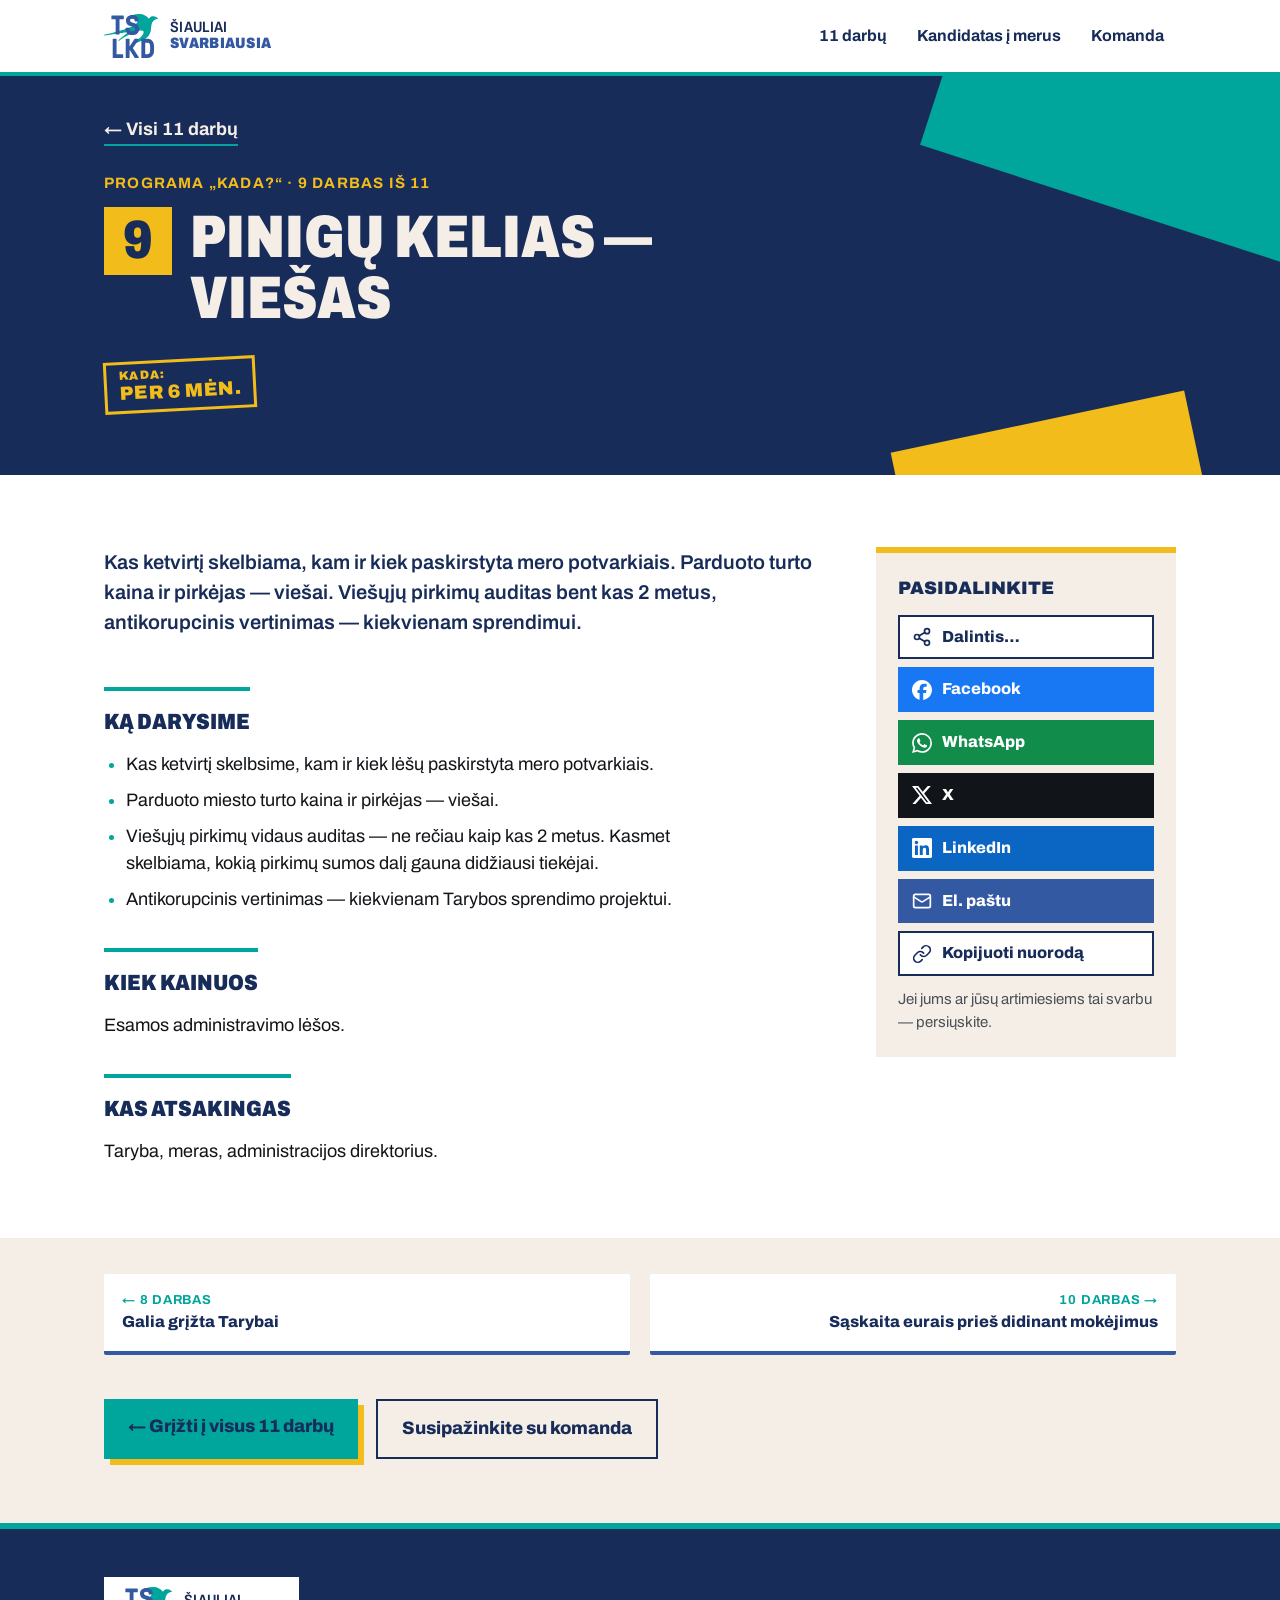
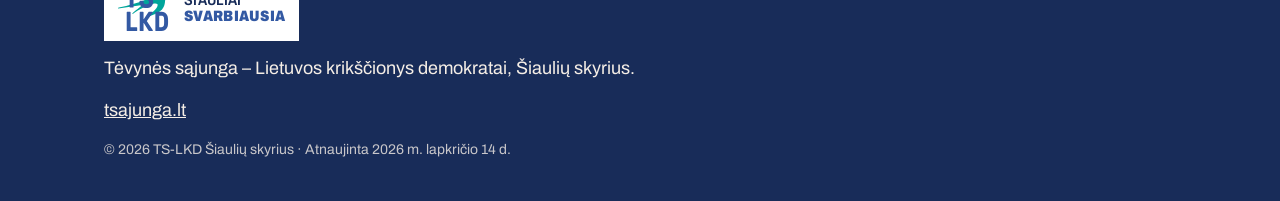
<file: pinigu-kelias/index.html>
<!doctype html>
<html lang="lt">
<head>
  <meta charset="utf-8">
  <meta name="viewport" content="width=device-width, initial-scale=1">
  <title>Pinigų kelias — viešas — 9 darbas | Šiauliai svarbiausia</title>
  <meta name="description" content="Kas ketvirtį skelbiama, kam ir kiek paskirstyta mero potvarkiais. Parduoto turto kaina ir pirkėjas — viešai. Viešųjų pirkimų auditas bent kas 2 metus, antikorupcinis vertinimas…">
  <link rel="canonical" href="https://siauliaisvarbiausia.lt/pinigu-kelias/">
  <meta property="og:url" content="https://siauliaisvarbiausia.lt/pinigu-kelias/">
  <meta property="og:site_name" content="Šiauliai svarbiausia">
  <meta property="og:title" content="Pinigų kelias — viešas">
  <meta property="og:description" content="Kas ketvirtį skelbiama, kam ir kiek paskirstyta mero potvarkiais. Parduoto turto kaina ir pirkėjas — viešai. Viešųjų pirkimų auditas bent kas 2 metus, antikorupcinis vertinimas…">
  <meta property="og:image" content="https://siauliaisvarbiausia.lt/og/pinigu-kelias.jpg?v=20261114">
  <meta property="og:image:width" content="1200">
  <meta property="og:image:height" content="630">
  <meta property="og:image:alt" content="9 darbas: Pinigų kelias — viešas — TS-LKD Šiaulių programa „KADA?“">
  <meta property="og:locale" content="lt_LT">
  <meta property="og:type" content="article">
  <meta name="twitter:card" content="summary_large_image">
  <meta name="theme-color" content="#182C59">
  <link rel="preconnect" href="https://fonts.googleapis.com">
  <link rel="preconnect" href="https://fonts.gstatic.com" crossorigin>
  <link href="https://fonts.googleapis.com/css2?family=Archivo:wdth,wght@62..125,400..900&display=swap" rel="stylesheet">
  <link rel="icon" href="../logo.svg" type="image/svg+xml">
  <link rel="stylesheet" href="../style.css?v=20261114f">
</head>
<body>
  <a class="skip" href="#turinys">Pereiti prie turinio</a>

  <header class="top">
    <div class="wrap top-in">
      <a class="brand" href="../" aria-label="Šiauliai svarbiausia — į pradžią">
        <img src="../logo.svg" alt="TS-LKD" width="54" height="44">
        <span class="brand-text">Šiauliai<br><b>svarbiausia</b></span>
      </a>
      <nav aria-label="Pagrindinis meniu">
        <a href="../#darbai">11 darbų</a>
        <a href="../#merui">Kandidatas į merus</a>
        <a href="../#komanda">Komanda</a>
      </nav>
    </div>
  </header>

  <main id="turinys">
    <section class="wp-hero">
      <div class="shapes" aria-hidden="true"><span class="sh s1"></span><span class="sh s2"></span></div>
      <div class="wrap wp-hero-in">
        <a class="wp-back" href="../#darbai">← Visi 11 darbų</a>
        <p class="kicker">Programa „KADA?“ · 9 darbas iš 11</p>
        <h1 class="wp-title"><span class="wp-no">9</span>Pinigų kelias — viešas</h1>
        <p class="stamp wp-stamp">per 6 mėn.</p>
      </div>
    </section>

    <section class="wp-body">
      <div class="wrap wp-grid">
        <article class="wp-main">
          <p class="wp-lead">Kas ketvirtį skelbiama, kam ir kiek paskirstyta mero potvarkiais. Parduoto turto kaina ir pirkėjas — viešai. Viešųjų pirkimų auditas bent kas 2 metus, antikorupcinis vertinimas — kiekvienam sprendimui.</p>
          <h2 class="wp-h">Ką darysime</h2>
          <ul class="wp-list">
            <li>Kas ketvirtį skelbsime, kam ir kiek lėšų paskirstyta mero potvarkiais.</li>
            <li>Parduoto miesto turto kaina ir pirkėjas — viešai.</li>
            <li>Viešųjų pirkimų vidaus auditas — ne rečiau kaip kas 2 metus. Kasmet skelbiama, kokią pirkimų sumos dalį gauna didžiausi tiekėjai.</li>
            <li>Antikorupcinis vertinimas — kiekvienam Tarybos sprendimo projektui.</li>
          </ul>
          <h2 class="wp-h">Kiek kainuos</h2>
          <p>Esamos administravimo lėšos.</p>
          <h2 class="wp-h">Kas atsakingas</h2>
          <p>Taryba, meras, administracijos direktorius.</p>
        </article>
        <aside class="wp-share" aria-label="Pasidalinkite">
          <p class="wp-share-h">Pasidalinkite</p>
          <div class="share-row">
            <button type="button" class="share share-native" id="share-native" hidden><svg class="ico" aria-hidden="true" focusable="false" width="20" height="20" xmlns="http://www.w3.org/2000/svg" viewBox="0 0 24 24" fill="none" stroke="currentColor" stroke-width="2" stroke-linecap="round" stroke-linejoin="round" > <circle cx="18" cy="5" r="3" /> <circle cx="6" cy="12" r="3" /> <circle cx="18" cy="19" r="3" /> <line x1="8.59" x2="15.42" y1="13.51" y2="17.49" /> <line x1="15.41" x2="8.59" y1="6.51" y2="10.49" /> </svg><span>Dalintis…</span></button>
            <a class="share share-facebook" href="https://www.facebook.com/sharer/sharer.php?u=https%3A%2F%2Fsiauliaisvarbiausia.lt%2Fpinigu-kelias%2F" target="_blank" rel="noopener"><svg class="ico" aria-hidden="true" focusable="false" width="20" height="20" fill="currentColor" viewBox="0 0 24 24" xmlns="http://www.w3.org/2000/svg"><path d="M9.101 23.691v-7.98H6.627v-3.667h2.474v-1.58c0-4.085 1.848-5.978 5.858-5.978.401 0 .955.042 1.468.103a8.68 8.68 0 0 1 1.141.195v3.325a8.623 8.623 0 0 0-.653-.036 26.805 26.805 0 0 0-.733-.009c-.707 0-1.259.096-1.675.309a1.686 1.686 0 0 0-.679.622c-.258.42-.374.995-.374 1.752v1.297h3.919l-.386 2.103-.287 1.564h-3.246v8.245C19.396 23.238 24 18.179 24 12.044c0-6.627-5.373-12-12-12s-12 5.373-12 12c0 5.628 3.874 10.35 9.101 11.647Z"/></svg><span>Facebook</span></a>
            <a class="share share-whatsapp" href="https://wa.me/?text=Pinig%C5%B3%20kelias%20%E2%80%94%20vie%C5%A1as%20%E2%80%94%20TS-LKD%20%C5%A0iauli%C5%B3%20programa%20%E2%80%9EKADA%3F%E2%80%9C%20https%3A%2F%2Fsiauliaisvarbiausia.lt%2Fpinigu-kelias%2F" target="_blank" rel="noopener"><svg class="ico" aria-hidden="true" focusable="false" width="20" height="20" fill="currentColor" viewBox="0 0 24 24" xmlns="http://www.w3.org/2000/svg"><path d="M17.472 14.382c-.297-.149-1.758-.867-2.03-.967-.273-.099-.471-.148-.67.15-.197.297-.767.966-.94 1.164-.173.199-.347.223-.644.075-.297-.15-1.255-.463-2.39-1.475-.883-.788-1.48-1.761-1.653-2.059-.173-.297-.018-.458.13-.606.134-.133.298-.347.446-.52.149-.174.198-.298.298-.497.099-.198.05-.371-.025-.52-.075-.149-.669-1.612-.916-2.207-.242-.579-.487-.5-.669-.51-.173-.008-.371-.01-.57-.01-.198 0-.52.074-.792.372-.272.297-1.04 1.016-1.04 2.479 0 1.462 1.065 2.875 1.213 3.074.149.198 2.096 3.2 5.077 4.487.709.306 1.262.489 1.694.625.712.227 1.36.195 1.871.118.571-.085 1.758-.719 2.006-1.413.248-.694.248-1.289.173-1.413-.074-.124-.272-.198-.57-.347m-5.421 7.403h-.004a9.87 9.87 0 01-5.031-1.378l-.361-.214-3.741.982.998-3.648-.235-.374a9.86 9.86 0 01-1.51-5.26c.001-5.45 4.436-9.884 9.888-9.884 2.64 0 5.122 1.03 6.988 2.898a9.825 9.825 0 012.893 6.994c-.003 5.45-4.437 9.884-9.885 9.884m8.413-18.297A11.815 11.815 0 0012.05 0C5.495 0 .16 5.335.157 11.892c0 2.096.547 4.142 1.588 5.945L.057 24l6.305-1.654a11.882 11.882 0 005.683 1.448h.005c6.554 0 11.89-5.335 11.893-11.893a11.821 11.821 0 00-3.48-8.413Z"/></svg><span>WhatsApp</span></a>
            <a class="share share-x" href="https://x.com/intent/post?url=https%3A%2F%2Fsiauliaisvarbiausia.lt%2Fpinigu-kelias%2F&amp;text=Pinig%C5%B3%20kelias%20%E2%80%94%20vie%C5%A1as%20%E2%80%94%20TS-LKD%20%C5%A0iauli%C5%B3%20programa%20%E2%80%9EKADA%3F%E2%80%9C" target="_blank" rel="noopener"><svg class="ico" aria-hidden="true" focusable="false" width="20" height="20" fill="currentColor" viewBox="0 0 24 24" xmlns="http://www.w3.org/2000/svg"><path d="M18.901 1.153h3.68l-8.04 9.19L24 22.846h-7.406l-5.8-7.584-6.638 7.584H.474l8.6-9.83L0 1.154h7.594l5.243 6.932ZM17.61 20.644h2.039L6.486 3.24H4.298Z"/></svg><span>X</span></a>
            <a class="share share-linkedin" href="https://www.linkedin.com/sharing/share-offsite/?url=https%3A%2F%2Fsiauliaisvarbiausia.lt%2Fpinigu-kelias%2F" target="_blank" rel="noopener"><svg class="ico" aria-hidden="true" focusable="false" width="20" height="20" fill="currentColor" viewBox="0 0 24 24" xmlns="http://www.w3.org/2000/svg"><path d="M20.447 20.452h-3.554v-5.569c0-1.328-.027-3.037-1.852-3.037-1.853 0-2.136 1.445-2.136 2.939v5.667H9.351V9h3.414v1.561h.046c.477-.9 1.637-1.85 3.37-1.85 3.601 0 4.267 2.37 4.267 5.455v6.286zM5.337 7.433c-1.144 0-2.063-.926-2.063-2.065 0-1.138.92-2.063 2.063-2.063 1.14 0 2.064.925 2.064 2.063 0 1.139-.925 2.065-2.064 2.065zm1.782 13.019H3.555V9h3.564v11.452zM22.225 0H1.771C.792 0 0 .774 0 1.729v20.542C0 23.227.792 24 1.771 24h20.451C23.2 24 24 23.227 24 22.271V1.729C24 .774 23.2 0 22.222 0h.003z"/></svg><span>LinkedIn</span></a>
            <a class="share share-el-paštu" href="mailto:?subject=Pinig%C5%B3%20kelias%20%E2%80%94%20vie%C5%A1as%20%E2%80%94%20TS-LKD%20%C5%A0iauli%C5%B3%20programa%20%E2%80%9EKADA%3F%E2%80%9C&amp;body=https%3A%2F%2Fsiauliaisvarbiausia.lt%2Fpinigu-kelias%2F" target="_blank" rel="noopener"><svg class="ico" aria-hidden="true" focusable="false" width="20" height="20" xmlns="http://www.w3.org/2000/svg" viewBox="0 0 24 24" fill="none" stroke="currentColor" stroke-width="2" stroke-linecap="round" stroke-linejoin="round" > <rect width="20" height="16" x="2" y="4" rx="2" /> <path d="m22 7-8.97 5.7a1.94 1.94 0 0 1-2.06 0L2 7" /> </svg><span>El. paštu</span></a>
            <button type="button" class="share share-copy" id="share-copy"><svg class="ico" aria-hidden="true" focusable="false" width="20" height="20" xmlns="http://www.w3.org/2000/svg" viewBox="0 0 24 24" fill="none" stroke="currentColor" stroke-width="2" stroke-linecap="round" stroke-linejoin="round" > <path d="M10 13a5 5 0 0 0 7.54.54l3-3a5 5 0 0 0-7.07-7.07l-1.72 1.71" /> <path d="M14 11a5 5 0 0 0-7.54-.54l-3 3a5 5 0 0 0 7.07 7.07l1.71-1.71" /> </svg><span class="share-label">Kopijuoti nuorodą</span></button>
          </div>
          <p class="wp-share-note">Jei jums ar jūsų artimiesiems tai svarbu — persiųskite.</p>
        </aside>
      </div>
    </section>

    <nav class="wp-pn wrap" aria-label="Kiti darbai">
        <a class="wp-prev" href="../galia-griza-tarybai/"><small>← 8 darbas</small>Galia grįžta Tarybai</a>
        <a class="wp-next" href="../saskaita-eurais/"><small>10 darbas →</small>Sąskaita eurais prieš didinant mokėjimus</a>
    </nav>

    <section class="wp-cta">
      <div class="wrap">
        <a class="btn" href="../#darbai">← Grįžti į visus 11 darbų</a>
        <a class="btn btn-ghost-dark" href="../#komanda">Susipažinkite su komanda</a>
      </div>
    </section>
  </main>

  <footer class="foot">
    <div class="wrap foot-in">
      <a class="brand brand-foot" href="../">
        <img src="../logo.svg" alt="TS-LKD" width="54" height="44">
        <span class="brand-text">Šiauliai<br><b>svarbiausia</b></span>
      </a>
      <p>Tėvynės sąjunga – Lietuvos krikščionys demokratai, Šiaulių skyrius.</p>
      <p><a href="https://tsajunga.lt" rel="noopener">tsajunga.lt</a></p>
      <p class="copy">© 2026 TS-LKD Šiaulių skyrius · Atnaujinta <time datetime="2026-11-14">2026 m. lapkričio 14 d.</time></p>
    </div>
  </footer>

  <script>
    (function () {
      var url = document.querySelector('link[rel="canonical"]').href;
      var title = document.title;
      var nat = document.getElementById("share-native");
      if (navigator.share && nat) {
        nat.hidden = false;
        nat.addEventListener("click", function () { navigator.share({ title: title, url: url }).catch(function () {}); });
      }
      var cp = document.getElementById("share-copy");
      if (cp) cp.addEventListener("click", function () {
        var lb = cp.querySelector(".share-label");
        var done = function () { lb.textContent = "Nuoroda nukopijuota ✓"; setTimeout(function () { lb.textContent = "Kopijuoti nuorodą"; }, 2500); };
        if (navigator.clipboard) navigator.clipboard.writeText(url).then(done, function () { prompt("Nukopijuokite nuorodą:", url); });
        else prompt("Nukopijuokite nuorodą:", url);
      });
    })();
  </script>
  <script>
    if (/(^|\.)siauliaisvarbiausia\.lt$/.test(location.hostname)) {
      var gc = document.createElement("script");
      gc.async = true;
      gc.src = "https://gc.zgo.at/count.js";
      gc.dataset.goatcounter = "https://elyga.goatcounter.com/count";
      document.body.appendChild(gc);
    }
  </script>
</body>
</html>
</file>
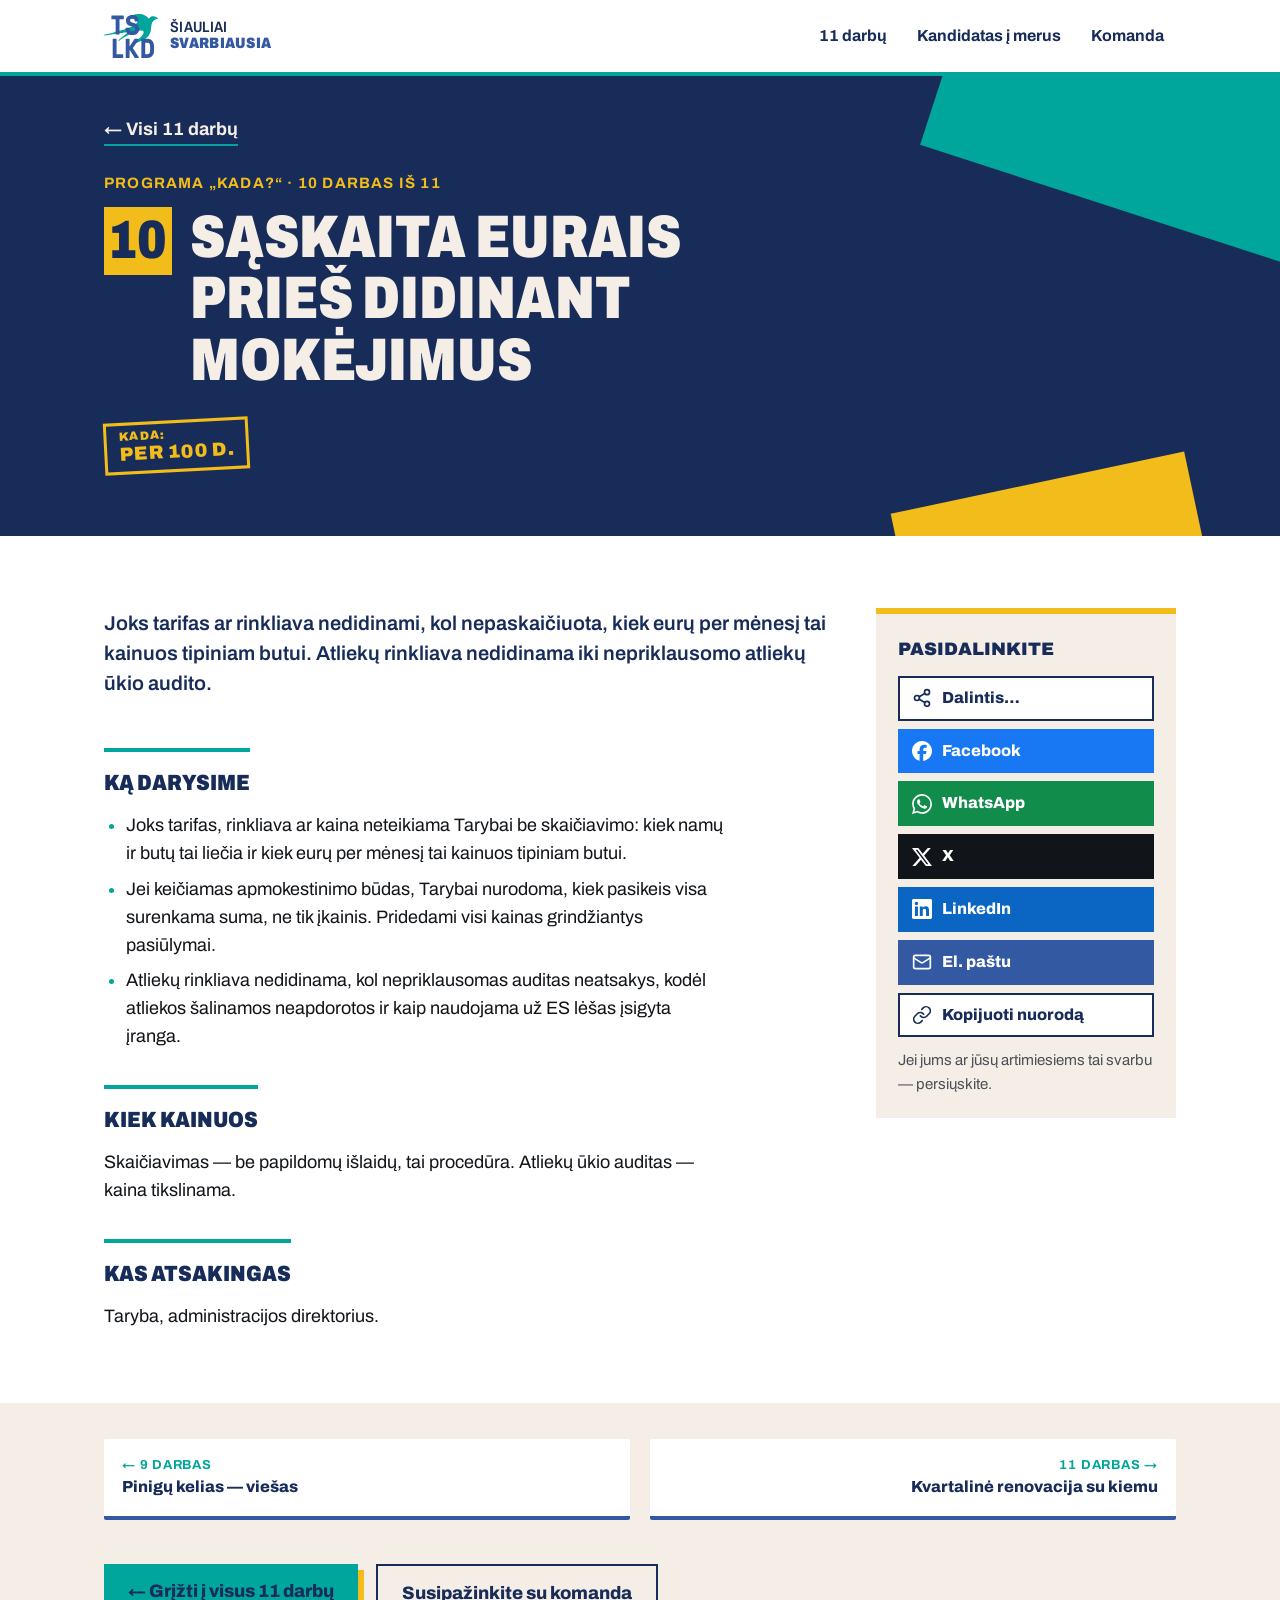
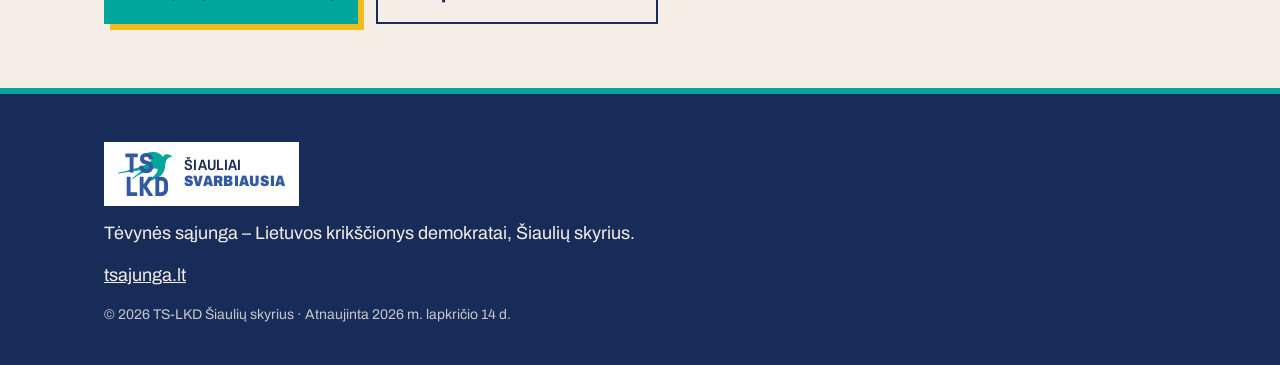
<file: saskaita-eurais/index.html>
<!doctype html>
<html lang="lt">
<head>
  <meta charset="utf-8">
  <meta name="viewport" content="width=device-width, initial-scale=1">
  <title>Sąskaita eurais prieš didinant mokėjimus — 10 darbas | Šiauliai svarbiausia</title>
  <meta name="description" content="Joks tarifas ar rinkliava nedidinami, kol nepaskaičiuota, kiek eurų per mėnesį tai kainuos tipiniam butui. Atliekų rinkliava nedidinama iki nepriklausomo atliekų ūkio audito.">
  <link rel="canonical" href="https://siauliaisvarbiausia.lt/saskaita-eurais/">
  <meta property="og:url" content="https://siauliaisvarbiausia.lt/saskaita-eurais/">
  <meta property="og:site_name" content="Šiauliai svarbiausia">
  <meta property="og:title" content="Sąskaita eurais prieš didinant mokėjimus">
  <meta property="og:description" content="Joks tarifas ar rinkliava nedidinami, kol nepaskaičiuota, kiek eurų per mėnesį tai kainuos tipiniam butui. Atliekų rinkliava nedidinama iki nepriklausomo atliekų ūkio audito.">
  <meta property="og:image" content="https://siauliaisvarbiausia.lt/og/saskaita-eurais.jpg?v=20261114">
  <meta property="og:image:width" content="1200">
  <meta property="og:image:height" content="630">
  <meta property="og:image:alt" content="10 darbas: Sąskaita eurais prieš didinant mokėjimus — TS-LKD Šiaulių programa „KADA?“">
  <meta property="og:locale" content="lt_LT">
  <meta property="og:type" content="article">
  <meta name="twitter:card" content="summary_large_image">
  <meta name="theme-color" content="#182C59">
  <link rel="preconnect" href="https://fonts.googleapis.com">
  <link rel="preconnect" href="https://fonts.gstatic.com" crossorigin>
  <link href="https://fonts.googleapis.com/css2?family=Archivo:wdth,wght@62..125,400..900&display=swap" rel="stylesheet">
  <link rel="icon" href="../logo.svg" type="image/svg+xml">
  <link rel="stylesheet" href="../style.css?v=20261114f">
</head>
<body>
  <a class="skip" href="#turinys">Pereiti prie turinio</a>

  <header class="top">
    <div class="wrap top-in">
      <a class="brand" href="../" aria-label="Šiauliai svarbiausia — į pradžią">
        <img src="../logo.svg" alt="TS-LKD" width="54" height="44">
        <span class="brand-text">Šiauliai<br><b>svarbiausia</b></span>
      </a>
      <nav aria-label="Pagrindinis meniu">
        <a href="../#darbai">11 darbų</a>
        <a href="../#merui">Kandidatas į merus</a>
        <a href="../#komanda">Komanda</a>
      </nav>
    </div>
  </header>

  <main id="turinys">
    <section class="wp-hero">
      <div class="shapes" aria-hidden="true"><span class="sh s1"></span><span class="sh s2"></span></div>
      <div class="wrap wp-hero-in">
        <a class="wp-back" href="../#darbai">← Visi 11 darbų</a>
        <p class="kicker">Programa „KADA?“ · 10 darbas iš 11</p>
        <h1 class="wp-title"><span class="wp-no">10</span>Sąskaita eurais prieš didinant mokėjimus</h1>
        <p class="stamp wp-stamp">per 100 d.</p>
      </div>
    </section>

    <section class="wp-body">
      <div class="wrap wp-grid">
        <article class="wp-main">
          <p class="wp-lead">Joks tarifas ar rinkliava nedidinami, kol nepaskaičiuota, kiek eurų per mėnesį tai kainuos tipiniam butui. Atliekų rinkliava nedidinama iki nepriklausomo atliekų ūkio audito.</p>
          <h2 class="wp-h">Ką darysime</h2>
          <ul class="wp-list">
            <li>Joks tarifas, rinkliava ar kaina neteikiama Tarybai be skaičiavimo: kiek namų ir butų tai liečia ir kiek eurų per mėnesį tai kainuos tipiniam butui.</li>
            <li>Jei keičiamas apmokestinimo būdas, Tarybai nurodoma, kiek pasikeis visa surenkama suma, ne tik įkainis. Pridedami visi kainas grindžiantys pasiūlymai.</li>
            <li>Atliekų rinkliava nedidinama, kol nepriklausomas auditas neatsakys, kodėl atliekos šalinamos neapdorotos ir kaip naudojama už ES lėšas įsigyta įranga.</li>
          </ul>
          <h2 class="wp-h">Kiek kainuos</h2>
          <p>Skaičiavimas — be papildomų išlaidų, tai procedūra. Atliekų ūkio auditas — kaina tikslinama.</p>
          <h2 class="wp-h">Kas atsakingas</h2>
          <p>Taryba, administracijos direktorius.</p>
        </article>
        <aside class="wp-share" aria-label="Pasidalinkite">
          <p class="wp-share-h">Pasidalinkite</p>
          <div class="share-row">
            <button type="button" class="share share-native" id="share-native" hidden><svg class="ico" aria-hidden="true" focusable="false" width="20" height="20" xmlns="http://www.w3.org/2000/svg" viewBox="0 0 24 24" fill="none" stroke="currentColor" stroke-width="2" stroke-linecap="round" stroke-linejoin="round" > <circle cx="18" cy="5" r="3" /> <circle cx="6" cy="12" r="3" /> <circle cx="18" cy="19" r="3" /> <line x1="8.59" x2="15.42" y1="13.51" y2="17.49" /> <line x1="15.41" x2="8.59" y1="6.51" y2="10.49" /> </svg><span>Dalintis…</span></button>
            <a class="share share-facebook" href="https://www.facebook.com/sharer/sharer.php?u=https%3A%2F%2Fsiauliaisvarbiausia.lt%2Fsaskaita-eurais%2F" target="_blank" rel="noopener"><svg class="ico" aria-hidden="true" focusable="false" width="20" height="20" fill="currentColor" viewBox="0 0 24 24" xmlns="http://www.w3.org/2000/svg"><path d="M9.101 23.691v-7.98H6.627v-3.667h2.474v-1.58c0-4.085 1.848-5.978 5.858-5.978.401 0 .955.042 1.468.103a8.68 8.68 0 0 1 1.141.195v3.325a8.623 8.623 0 0 0-.653-.036 26.805 26.805 0 0 0-.733-.009c-.707 0-1.259.096-1.675.309a1.686 1.686 0 0 0-.679.622c-.258.42-.374.995-.374 1.752v1.297h3.919l-.386 2.103-.287 1.564h-3.246v8.245C19.396 23.238 24 18.179 24 12.044c0-6.627-5.373-12-12-12s-12 5.373-12 12c0 5.628 3.874 10.35 9.101 11.647Z"/></svg><span>Facebook</span></a>
            <a class="share share-whatsapp" href="https://wa.me/?text=S%C4%85skaita%20eurais%20prie%C5%A1%20didinant%20mok%C4%97jimus%20%E2%80%94%20TS-LKD%20%C5%A0iauli%C5%B3%20programa%20%E2%80%9EKADA%3F%E2%80%9C%20https%3A%2F%2Fsiauliaisvarbiausia.lt%2Fsaskaita-eurais%2F" target="_blank" rel="noopener"><svg class="ico" aria-hidden="true" focusable="false" width="20" height="20" fill="currentColor" viewBox="0 0 24 24" xmlns="http://www.w3.org/2000/svg"><path d="M17.472 14.382c-.297-.149-1.758-.867-2.03-.967-.273-.099-.471-.148-.67.15-.197.297-.767.966-.94 1.164-.173.199-.347.223-.644.075-.297-.15-1.255-.463-2.39-1.475-.883-.788-1.48-1.761-1.653-2.059-.173-.297-.018-.458.13-.606.134-.133.298-.347.446-.52.149-.174.198-.298.298-.497.099-.198.05-.371-.025-.52-.075-.149-.669-1.612-.916-2.207-.242-.579-.487-.5-.669-.51-.173-.008-.371-.01-.57-.01-.198 0-.52.074-.792.372-.272.297-1.04 1.016-1.04 2.479 0 1.462 1.065 2.875 1.213 3.074.149.198 2.096 3.2 5.077 4.487.709.306 1.262.489 1.694.625.712.227 1.36.195 1.871.118.571-.085 1.758-.719 2.006-1.413.248-.694.248-1.289.173-1.413-.074-.124-.272-.198-.57-.347m-5.421 7.403h-.004a9.87 9.87 0 01-5.031-1.378l-.361-.214-3.741.982.998-3.648-.235-.374a9.86 9.86 0 01-1.51-5.26c.001-5.45 4.436-9.884 9.888-9.884 2.64 0 5.122 1.03 6.988 2.898a9.825 9.825 0 012.893 6.994c-.003 5.45-4.437 9.884-9.885 9.884m8.413-18.297A11.815 11.815 0 0012.05 0C5.495 0 .16 5.335.157 11.892c0 2.096.547 4.142 1.588 5.945L.057 24l6.305-1.654a11.882 11.882 0 005.683 1.448h.005c6.554 0 11.89-5.335 11.893-11.893a11.821 11.821 0 00-3.48-8.413Z"/></svg><span>WhatsApp</span></a>
            <a class="share share-x" href="https://x.com/intent/post?url=https%3A%2F%2Fsiauliaisvarbiausia.lt%2Fsaskaita-eurais%2F&amp;text=S%C4%85skaita%20eurais%20prie%C5%A1%20didinant%20mok%C4%97jimus%20%E2%80%94%20TS-LKD%20%C5%A0iauli%C5%B3%20programa%20%E2%80%9EKADA%3F%E2%80%9C" target="_blank" rel="noopener"><svg class="ico" aria-hidden="true" focusable="false" width="20" height="20" fill="currentColor" viewBox="0 0 24 24" xmlns="http://www.w3.org/2000/svg"><path d="M18.901 1.153h3.68l-8.04 9.19L24 22.846h-7.406l-5.8-7.584-6.638 7.584H.474l8.6-9.83L0 1.154h7.594l5.243 6.932ZM17.61 20.644h2.039L6.486 3.24H4.298Z"/></svg><span>X</span></a>
            <a class="share share-linkedin" href="https://www.linkedin.com/sharing/share-offsite/?url=https%3A%2F%2Fsiauliaisvarbiausia.lt%2Fsaskaita-eurais%2F" target="_blank" rel="noopener"><svg class="ico" aria-hidden="true" focusable="false" width="20" height="20" fill="currentColor" viewBox="0 0 24 24" xmlns="http://www.w3.org/2000/svg"><path d="M20.447 20.452h-3.554v-5.569c0-1.328-.027-3.037-1.852-3.037-1.853 0-2.136 1.445-2.136 2.939v5.667H9.351V9h3.414v1.561h.046c.477-.9 1.637-1.85 3.37-1.85 3.601 0 4.267 2.37 4.267 5.455v6.286zM5.337 7.433c-1.144 0-2.063-.926-2.063-2.065 0-1.138.92-2.063 2.063-2.063 1.14 0 2.064.925 2.064 2.063 0 1.139-.925 2.065-2.064 2.065zm1.782 13.019H3.555V9h3.564v11.452zM22.225 0H1.771C.792 0 0 .774 0 1.729v20.542C0 23.227.792 24 1.771 24h20.451C23.2 24 24 23.227 24 22.271V1.729C24 .774 23.2 0 22.222 0h.003z"/></svg><span>LinkedIn</span></a>
            <a class="share share-el-paštu" href="mailto:?subject=S%C4%85skaita%20eurais%20prie%C5%A1%20didinant%20mok%C4%97jimus%20%E2%80%94%20TS-LKD%20%C5%A0iauli%C5%B3%20programa%20%E2%80%9EKADA%3F%E2%80%9C&amp;body=https%3A%2F%2Fsiauliaisvarbiausia.lt%2Fsaskaita-eurais%2F" target="_blank" rel="noopener"><svg class="ico" aria-hidden="true" focusable="false" width="20" height="20" xmlns="http://www.w3.org/2000/svg" viewBox="0 0 24 24" fill="none" stroke="currentColor" stroke-width="2" stroke-linecap="round" stroke-linejoin="round" > <rect width="20" height="16" x="2" y="4" rx="2" /> <path d="m22 7-8.97 5.7a1.94 1.94 0 0 1-2.06 0L2 7" /> </svg><span>El. paštu</span></a>
            <button type="button" class="share share-copy" id="share-copy"><svg class="ico" aria-hidden="true" focusable="false" width="20" height="20" xmlns="http://www.w3.org/2000/svg" viewBox="0 0 24 24" fill="none" stroke="currentColor" stroke-width="2" stroke-linecap="round" stroke-linejoin="round" > <path d="M10 13a5 5 0 0 0 7.54.54l3-3a5 5 0 0 0-7.07-7.07l-1.72 1.71" /> <path d="M14 11a5 5 0 0 0-7.54-.54l-3 3a5 5 0 0 0 7.07 7.07l1.71-1.71" /> </svg><span class="share-label">Kopijuoti nuorodą</span></button>
          </div>
          <p class="wp-share-note">Jei jums ar jūsų artimiesiems tai svarbu — persiųskite.</p>
        </aside>
      </div>
    </section>

    <nav class="wp-pn wrap" aria-label="Kiti darbai">
        <a class="wp-prev" href="../pinigu-kelias/"><small>← 9 darbas</small>Pinigų kelias — viešas</a>
        <a class="wp-next" href="../kvartaline-renovacija/"><small>11 darbas →</small>Kvartalinė renovacija su kiemu</a>
    </nav>

    <section class="wp-cta">
      <div class="wrap">
        <a class="btn" href="../#darbai">← Grįžti į visus 11 darbų</a>
        <a class="btn btn-ghost-dark" href="../#komanda">Susipažinkite su komanda</a>
      </div>
    </section>
  </main>

  <footer class="foot">
    <div class="wrap foot-in">
      <a class="brand brand-foot" href="../">
        <img src="../logo.svg" alt="TS-LKD" width="54" height="44">
        <span class="brand-text">Šiauliai<br><b>svarbiausia</b></span>
      </a>
      <p>Tėvynės sąjunga – Lietuvos krikščionys demokratai, Šiaulių skyrius.</p>
      <p><a href="https://tsajunga.lt" rel="noopener">tsajunga.lt</a></p>
      <p class="copy">© 2026 TS-LKD Šiaulių skyrius · Atnaujinta <time datetime="2026-11-14">2026 m. lapkričio 14 d.</time></p>
    </div>
  </footer>

  <script>
    (function () {
      var url = document.querySelector('link[rel="canonical"]').href;
      var title = document.title;
      var nat = document.getElementById("share-native");
      if (navigator.share && nat) {
        nat.hidden = false;
        nat.addEventListener("click", function () { navigator.share({ title: title, url: url }).catch(function () {}); });
      }
      var cp = document.getElementById("share-copy");
      if (cp) cp.addEventListener("click", function () {
        var lb = cp.querySelector(".share-label");
        var done = function () { lb.textContent = "Nuoroda nukopijuota ✓"; setTimeout(function () { lb.textContent = "Kopijuoti nuorodą"; }, 2500); };
        if (navigator.clipboard) navigator.clipboard.writeText(url).then(done, function () { prompt("Nukopijuokite nuorodą:", url); });
        else prompt("Nukopijuokite nuorodą:", url);
      });
    })();
  </script>
  <script>
    if (/(^|\.)siauliaisvarbiausia\.lt$/.test(location.hostname)) {
      var gc = document.createElement("script");
      gc.async = true;
      gc.src = "https://gc.zgo.at/count.js";
      gc.dataset.goatcounter = "https://elyga.goatcounter.com/count";
      document.body.appendChild(gc);
    }
  </script>
</body>
</html>
</file>
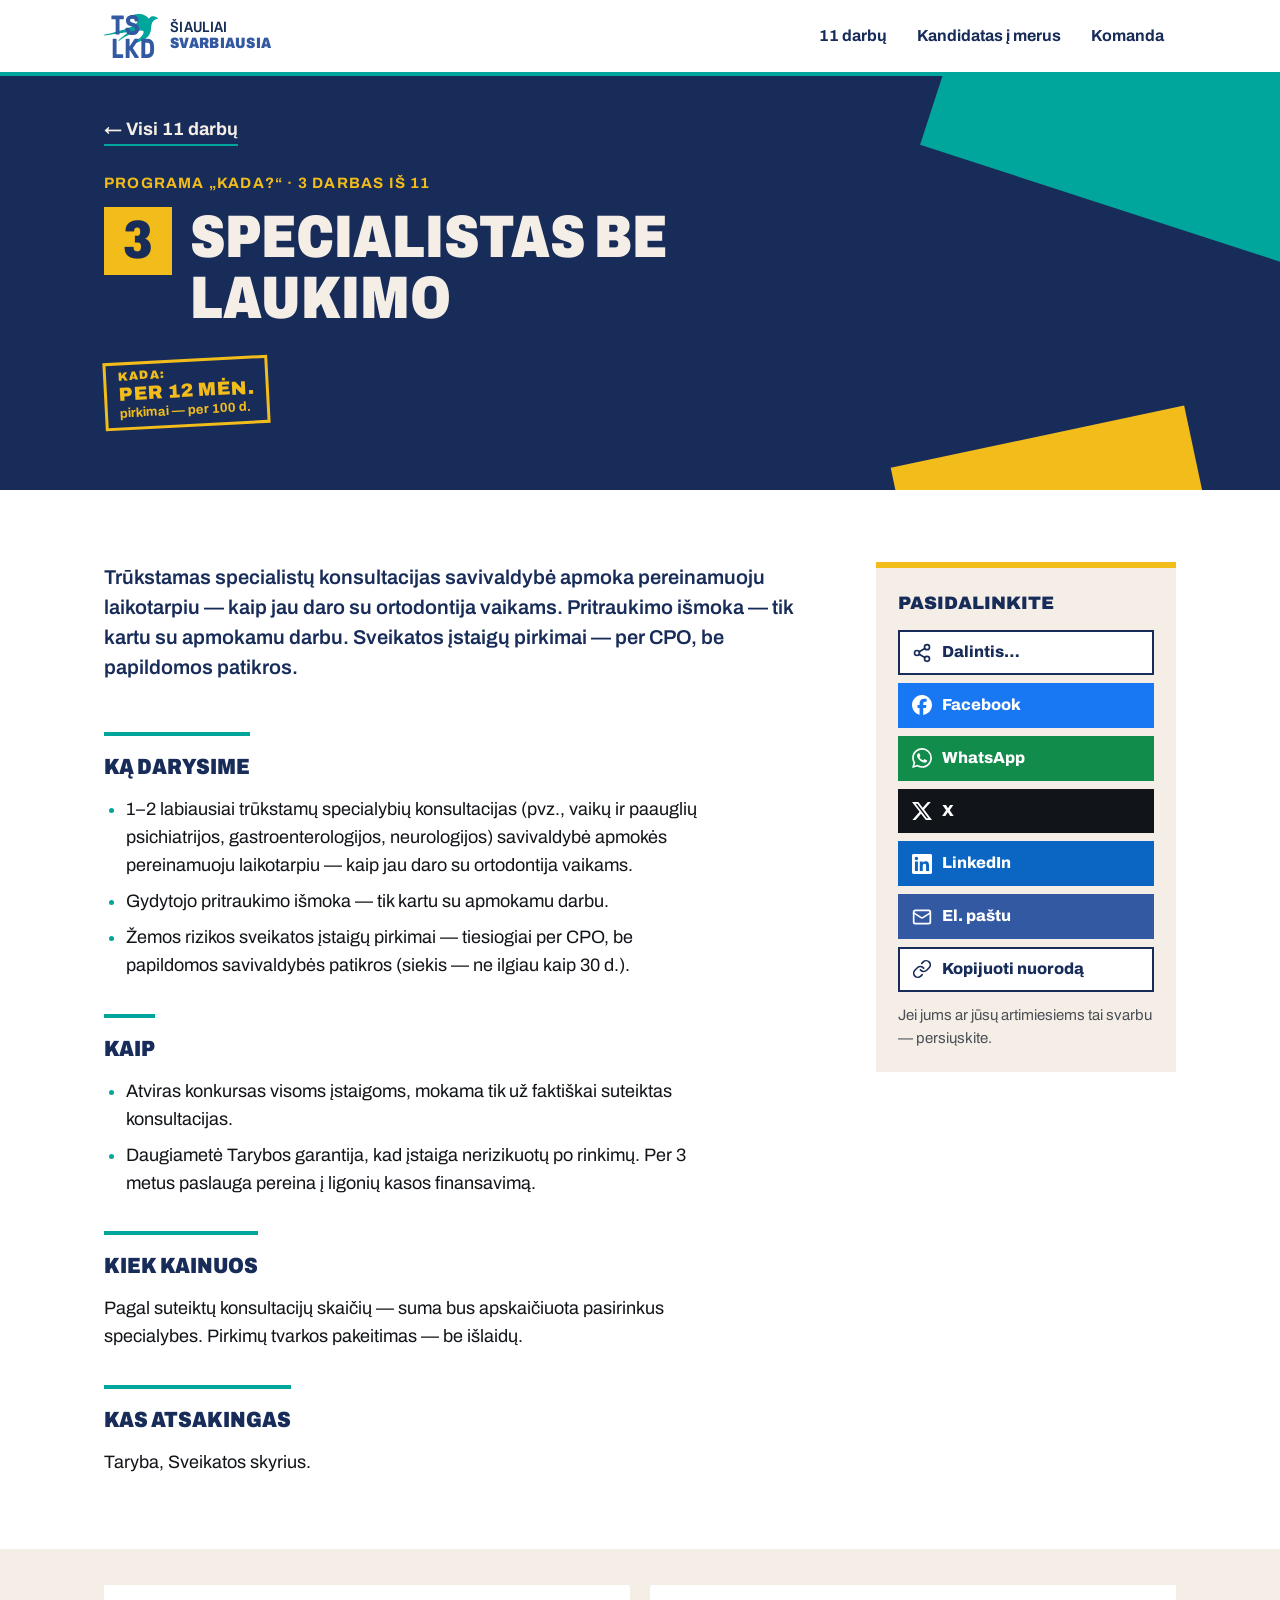
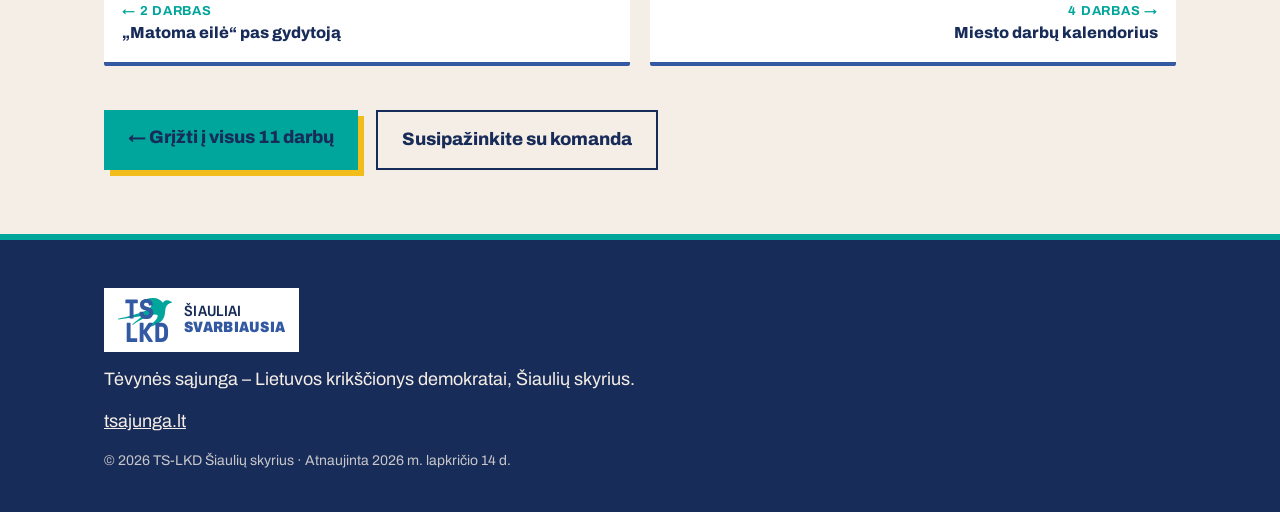
<file: specialistas-be-laukimo/index.html>
<!doctype html>
<html lang="lt">
<head>
  <meta charset="utf-8">
  <meta name="viewport" content="width=device-width, initial-scale=1">
  <title>Specialistas be laukimo — 3 darbas | Šiauliai svarbiausia</title>
  <meta name="description" content="Trūkstamas specialistų konsultacijas savivaldybė apmoka pereinamuoju laikotarpiu — kaip jau daro su ortodontija vaikams. Pritraukimo išmoka — tik kartu su apmokamu darbu.…">
  <link rel="canonical" href="https://siauliaisvarbiausia.lt/specialistas-be-laukimo/">
  <meta property="og:url" content="https://siauliaisvarbiausia.lt/specialistas-be-laukimo/">
  <meta property="og:site_name" content="Šiauliai svarbiausia">
  <meta property="og:title" content="Specialistas be laukimo">
  <meta property="og:description" content="Trūkstamas specialistų konsultacijas savivaldybė apmoka pereinamuoju laikotarpiu — kaip jau daro su ortodontija vaikams. Pritraukimo išmoka — tik kartu su apmokamu darbu.…">
  <meta property="og:image" content="https://siauliaisvarbiausia.lt/og/specialistas-be-laukimo.jpg?v=20261114">
  <meta property="og:image:width" content="1200">
  <meta property="og:image:height" content="630">
  <meta property="og:image:alt" content="3 darbas: Specialistas be laukimo — TS-LKD Šiaulių programa „KADA?“">
  <meta property="og:locale" content="lt_LT">
  <meta property="og:type" content="article">
  <meta name="twitter:card" content="summary_large_image">
  <meta name="theme-color" content="#182C59">
  <link rel="preconnect" href="https://fonts.googleapis.com">
  <link rel="preconnect" href="https://fonts.gstatic.com" crossorigin>
  <link href="https://fonts.googleapis.com/css2?family=Archivo:wdth,wght@62..125,400..900&display=swap" rel="stylesheet">
  <link rel="icon" href="../logo.svg" type="image/svg+xml">
  <link rel="stylesheet" href="../style.css?v=20261114f">
</head>
<body>
  <a class="skip" href="#turinys">Pereiti prie turinio</a>

  <header class="top">
    <div class="wrap top-in">
      <a class="brand" href="../" aria-label="Šiauliai svarbiausia — į pradžią">
        <img src="../logo.svg" alt="TS-LKD" width="54" height="44">
        <span class="brand-text">Šiauliai<br><b>svarbiausia</b></span>
      </a>
      <nav aria-label="Pagrindinis meniu">
        <a href="../#darbai">11 darbų</a>
        <a href="../#merui">Kandidatas į merus</a>
        <a href="../#komanda">Komanda</a>
      </nav>
    </div>
  </header>

  <main id="turinys">
    <section class="wp-hero">
      <div class="shapes" aria-hidden="true"><span class="sh s1"></span><span class="sh s2"></span></div>
      <div class="wrap wp-hero-in">
        <a class="wp-back" href="../#darbai">← Visi 11 darbų</a>
        <p class="kicker">Programa „KADA?“ · 3 darbas iš 11</p>
        <h1 class="wp-title"><span class="wp-no">3</span>Specialistas be laukimo</h1>
        <p class="stamp wp-stamp">per 12 mėn.<small>pirkimai — per 100 d.</small></p>
      </div>
    </section>

    <section class="wp-body">
      <div class="wrap wp-grid">
        <article class="wp-main">
          <p class="wp-lead">Trūkstamas specialistų konsultacijas savivaldybė apmoka pereinamuoju laikotarpiu — kaip jau daro su ortodontija vaikams. Pritraukimo išmoka — tik kartu su apmokamu darbu. Sveikatos įstaigų pirkimai — per CPO, be papildomos patikros.</p>
          <h2 class="wp-h">Ką darysime</h2>
          <ul class="wp-list">
            <li>1–2 labiausiai trūkstamų specialybių konsultacijas (pvz., vaikų ir paauglių psichiatrijos, gastroenterologijos, neurologijos) savivaldybė apmokės pereinamuoju laikotarpiu — kaip jau daro su ortodontija vaikams.</li>
            <li>Gydytojo pritraukimo išmoka — tik kartu su apmokamu darbu.</li>
            <li>Žemos rizikos sveikatos įstaigų pirkimai — tiesiogiai per CPO, be papildomos savivaldybės patikros (siekis — ne ilgiau kaip 30 d.).</li>
          </ul>
          <h2 class="wp-h">Kaip</h2>
          <ul class="wp-list">
            <li>Atviras konkursas visoms įstaigoms, mokama tik už faktiškai suteiktas konsultacijas.</li>
            <li>Daugiametė Tarybos garantija, kad įstaiga nerizikuotų po rinkimų. Per 3 metus paslauga pereina į ligonių kasos finansavimą.</li>
          </ul>
          <h2 class="wp-h">Kiek kainuos</h2>
          <p>Pagal suteiktų konsultacijų skaičių — suma bus apskaičiuota pasirinkus specialybes. Pirkimų tvarkos pakeitimas — be išlaidų.</p>
          <h2 class="wp-h">Kas atsakingas</h2>
          <p>Taryba, Sveikatos skyrius.</p>
        </article>
        <aside class="wp-share" aria-label="Pasidalinkite">
          <p class="wp-share-h">Pasidalinkite</p>
          <div class="share-row">
            <button type="button" class="share share-native" id="share-native" hidden><svg class="ico" aria-hidden="true" focusable="false" width="20" height="20" xmlns="http://www.w3.org/2000/svg" viewBox="0 0 24 24" fill="none" stroke="currentColor" stroke-width="2" stroke-linecap="round" stroke-linejoin="round" > <circle cx="18" cy="5" r="3" /> <circle cx="6" cy="12" r="3" /> <circle cx="18" cy="19" r="3" /> <line x1="8.59" x2="15.42" y1="13.51" y2="17.49" /> <line x1="15.41" x2="8.59" y1="6.51" y2="10.49" /> </svg><span>Dalintis…</span></button>
            <a class="share share-facebook" href="https://www.facebook.com/sharer/sharer.php?u=https%3A%2F%2Fsiauliaisvarbiausia.lt%2Fspecialistas-be-laukimo%2F" target="_blank" rel="noopener"><svg class="ico" aria-hidden="true" focusable="false" width="20" height="20" fill="currentColor" viewBox="0 0 24 24" xmlns="http://www.w3.org/2000/svg"><path d="M9.101 23.691v-7.98H6.627v-3.667h2.474v-1.58c0-4.085 1.848-5.978 5.858-5.978.401 0 .955.042 1.468.103a8.68 8.68 0 0 1 1.141.195v3.325a8.623 8.623 0 0 0-.653-.036 26.805 26.805 0 0 0-.733-.009c-.707 0-1.259.096-1.675.309a1.686 1.686 0 0 0-.679.622c-.258.42-.374.995-.374 1.752v1.297h3.919l-.386 2.103-.287 1.564h-3.246v8.245C19.396 23.238 24 18.179 24 12.044c0-6.627-5.373-12-12-12s-12 5.373-12 12c0 5.628 3.874 10.35 9.101 11.647Z"/></svg><span>Facebook</span></a>
            <a class="share share-whatsapp" href="https://wa.me/?text=Specialistas%20be%20laukimo%20%E2%80%94%20TS-LKD%20%C5%A0iauli%C5%B3%20programa%20%E2%80%9EKADA%3F%E2%80%9C%20https%3A%2F%2Fsiauliaisvarbiausia.lt%2Fspecialistas-be-laukimo%2F" target="_blank" rel="noopener"><svg class="ico" aria-hidden="true" focusable="false" width="20" height="20" fill="currentColor" viewBox="0 0 24 24" xmlns="http://www.w3.org/2000/svg"><path d="M17.472 14.382c-.297-.149-1.758-.867-2.03-.967-.273-.099-.471-.148-.67.15-.197.297-.767.966-.94 1.164-.173.199-.347.223-.644.075-.297-.15-1.255-.463-2.39-1.475-.883-.788-1.48-1.761-1.653-2.059-.173-.297-.018-.458.13-.606.134-.133.298-.347.446-.52.149-.174.198-.298.298-.497.099-.198.05-.371-.025-.52-.075-.149-.669-1.612-.916-2.207-.242-.579-.487-.5-.669-.51-.173-.008-.371-.01-.57-.01-.198 0-.52.074-.792.372-.272.297-1.04 1.016-1.04 2.479 0 1.462 1.065 2.875 1.213 3.074.149.198 2.096 3.2 5.077 4.487.709.306 1.262.489 1.694.625.712.227 1.36.195 1.871.118.571-.085 1.758-.719 2.006-1.413.248-.694.248-1.289.173-1.413-.074-.124-.272-.198-.57-.347m-5.421 7.403h-.004a9.87 9.87 0 01-5.031-1.378l-.361-.214-3.741.982.998-3.648-.235-.374a9.86 9.86 0 01-1.51-5.26c.001-5.45 4.436-9.884 9.888-9.884 2.64 0 5.122 1.03 6.988 2.898a9.825 9.825 0 012.893 6.994c-.003 5.45-4.437 9.884-9.885 9.884m8.413-18.297A11.815 11.815 0 0012.05 0C5.495 0 .16 5.335.157 11.892c0 2.096.547 4.142 1.588 5.945L.057 24l6.305-1.654a11.882 11.882 0 005.683 1.448h.005c6.554 0 11.89-5.335 11.893-11.893a11.821 11.821 0 00-3.48-8.413Z"/></svg><span>WhatsApp</span></a>
            <a class="share share-x" href="https://x.com/intent/post?url=https%3A%2F%2Fsiauliaisvarbiausia.lt%2Fspecialistas-be-laukimo%2F&amp;text=Specialistas%20be%20laukimo%20%E2%80%94%20TS-LKD%20%C5%A0iauli%C5%B3%20programa%20%E2%80%9EKADA%3F%E2%80%9C" target="_blank" rel="noopener"><svg class="ico" aria-hidden="true" focusable="false" width="20" height="20" fill="currentColor" viewBox="0 0 24 24" xmlns="http://www.w3.org/2000/svg"><path d="M18.901 1.153h3.68l-8.04 9.19L24 22.846h-7.406l-5.8-7.584-6.638 7.584H.474l8.6-9.83L0 1.154h7.594l5.243 6.932ZM17.61 20.644h2.039L6.486 3.24H4.298Z"/></svg><span>X</span></a>
            <a class="share share-linkedin" href="https://www.linkedin.com/sharing/share-offsite/?url=https%3A%2F%2Fsiauliaisvarbiausia.lt%2Fspecialistas-be-laukimo%2F" target="_blank" rel="noopener"><svg class="ico" aria-hidden="true" focusable="false" width="20" height="20" fill="currentColor" viewBox="0 0 24 24" xmlns="http://www.w3.org/2000/svg"><path d="M20.447 20.452h-3.554v-5.569c0-1.328-.027-3.037-1.852-3.037-1.853 0-2.136 1.445-2.136 2.939v5.667H9.351V9h3.414v1.561h.046c.477-.9 1.637-1.85 3.37-1.85 3.601 0 4.267 2.37 4.267 5.455v6.286zM5.337 7.433c-1.144 0-2.063-.926-2.063-2.065 0-1.138.92-2.063 2.063-2.063 1.14 0 2.064.925 2.064 2.063 0 1.139-.925 2.065-2.064 2.065zm1.782 13.019H3.555V9h3.564v11.452zM22.225 0H1.771C.792 0 0 .774 0 1.729v20.542C0 23.227.792 24 1.771 24h20.451C23.2 24 24 23.227 24 22.271V1.729C24 .774 23.2 0 22.222 0h.003z"/></svg><span>LinkedIn</span></a>
            <a class="share share-el-paštu" href="mailto:?subject=Specialistas%20be%20laukimo%20%E2%80%94%20TS-LKD%20%C5%A0iauli%C5%B3%20programa%20%E2%80%9EKADA%3F%E2%80%9C&amp;body=https%3A%2F%2Fsiauliaisvarbiausia.lt%2Fspecialistas-be-laukimo%2F" target="_blank" rel="noopener"><svg class="ico" aria-hidden="true" focusable="false" width="20" height="20" xmlns="http://www.w3.org/2000/svg" viewBox="0 0 24 24" fill="none" stroke="currentColor" stroke-width="2" stroke-linecap="round" stroke-linejoin="round" > <rect width="20" height="16" x="2" y="4" rx="2" /> <path d="m22 7-8.97 5.7a1.94 1.94 0 0 1-2.06 0L2 7" /> </svg><span>El. paštu</span></a>
            <button type="button" class="share share-copy" id="share-copy"><svg class="ico" aria-hidden="true" focusable="false" width="20" height="20" xmlns="http://www.w3.org/2000/svg" viewBox="0 0 24 24" fill="none" stroke="currentColor" stroke-width="2" stroke-linecap="round" stroke-linejoin="round" > <path d="M10 13a5 5 0 0 0 7.54.54l3-3a5 5 0 0 0-7.07-7.07l-1.72 1.71" /> <path d="M14 11a5 5 0 0 0-7.54-.54l-3 3a5 5 0 0 0 7.07 7.07l1.71-1.71" /> </svg><span class="share-label">Kopijuoti nuorodą</span></button>
          </div>
          <p class="wp-share-note">Jei jums ar jūsų artimiesiems tai svarbu — persiųskite.</p>
        </aside>
      </div>
    </section>

    <nav class="wp-pn wrap" aria-label="Kiti darbai">
        <a class="wp-prev" href="../kada-pas-gydytoja/"><small>← 2 darbas</small>„Matoma eilė“ pas gydytoją</a>
        <a class="wp-next" href="../miesto-darbu-kalendorius/"><small>4 darbas →</small>Miesto darbų kalendorius</a>
    </nav>

    <section class="wp-cta">
      <div class="wrap">
        <a class="btn" href="../#darbai">← Grįžti į visus 11 darbų</a>
        <a class="btn btn-ghost-dark" href="../#komanda">Susipažinkite su komanda</a>
      </div>
    </section>
  </main>

  <footer class="foot">
    <div class="wrap foot-in">
      <a class="brand brand-foot" href="../">
        <img src="../logo.svg" alt="TS-LKD" width="54" height="44">
        <span class="brand-text">Šiauliai<br><b>svarbiausia</b></span>
      </a>
      <p>Tėvynės sąjunga – Lietuvos krikščionys demokratai, Šiaulių skyrius.</p>
      <p><a href="https://tsajunga.lt" rel="noopener">tsajunga.lt</a></p>
      <p class="copy">© 2026 TS-LKD Šiaulių skyrius · Atnaujinta <time datetime="2026-11-14">2026 m. lapkričio 14 d.</time></p>
    </div>
  </footer>

  <script>
    (function () {
      var url = document.querySelector('link[rel="canonical"]').href;
      var title = document.title;
      var nat = document.getElementById("share-native");
      if (navigator.share && nat) {
        nat.hidden = false;
        nat.addEventListener("click", function () { navigator.share({ title: title, url: url }).catch(function () {}); });
      }
      var cp = document.getElementById("share-copy");
      if (cp) cp.addEventListener("click", function () {
        var lb = cp.querySelector(".share-label");
        var done = function () { lb.textContent = "Nuoroda nukopijuota ✓"; setTimeout(function () { lb.textContent = "Kopijuoti nuorodą"; }, 2500); };
        if (navigator.clipboard) navigator.clipboard.writeText(url).then(done, function () { prompt("Nukopijuokite nuorodą:", url); });
        else prompt("Nukopijuokite nuorodą:", url);
      });
    })();
  </script>
  <script>
    if (/(^|\.)siauliaisvarbiausia\.lt$/.test(location.hostname)) {
      var gc = document.createElement("script");
      gc.async = true;
      gc.src = "https://gc.zgo.at/count.js";
      gc.dataset.goatcounter = "https://elyga.goatcounter.com/count";
      document.body.appendChild(gc);
    }
  </script>
</body>
</html>
</file>
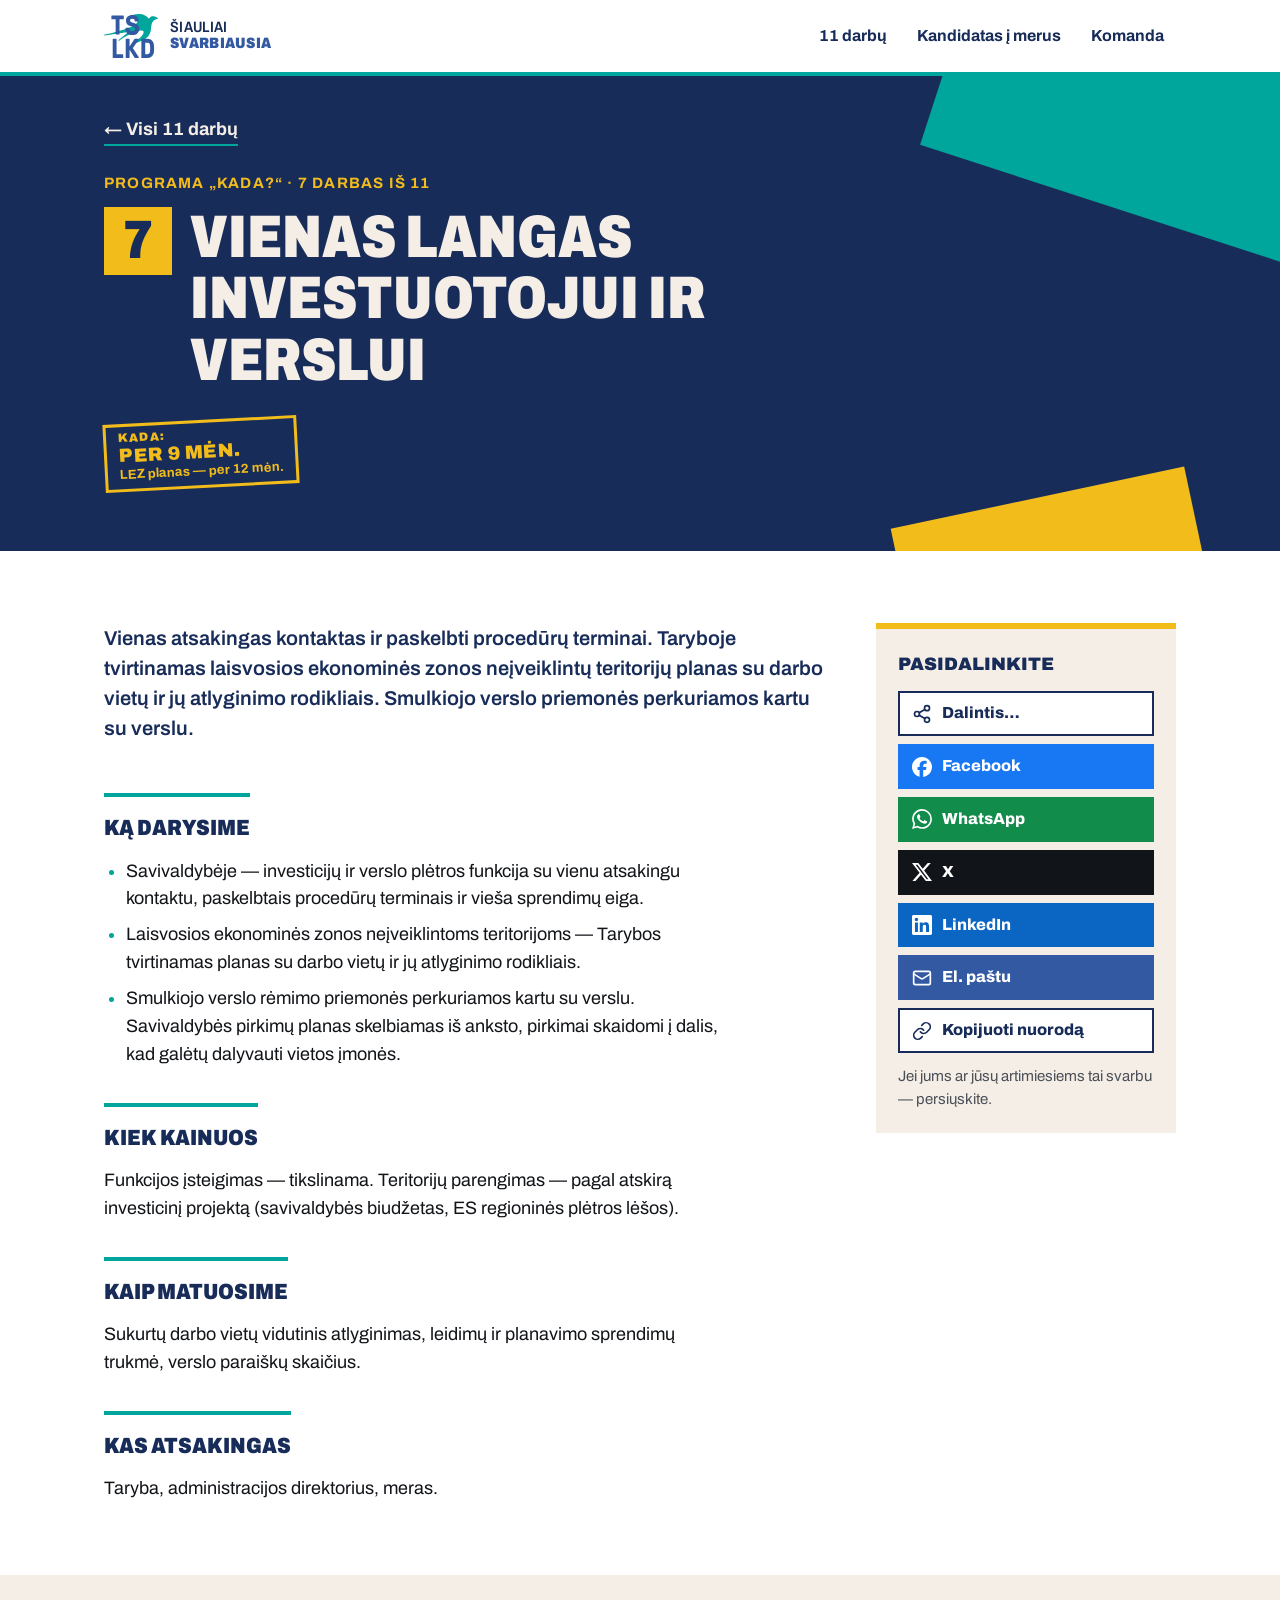
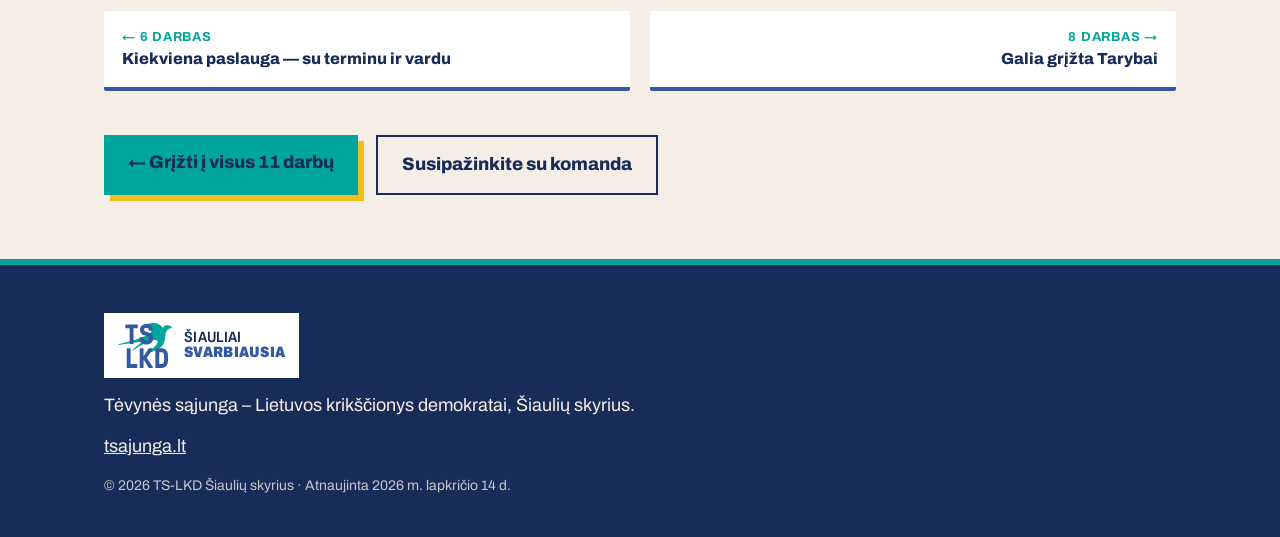
<file: vienas-langas-verslui/index.html>
<!doctype html>
<html lang="lt">
<head>
  <meta charset="utf-8">
  <meta name="viewport" content="width=device-width, initial-scale=1">
  <title>Vienas langas investuotojui ir verslui — 7 darbas | Šiauliai svarbiausia</title>
  <meta name="description" content="Vienas atsakingas kontaktas ir paskelbti procedūrų terminai. Taryboje tvirtinamas laisvosios ekonominės zonos neįveiklintų teritorijų planas su darbo vietų ir jų atlyginimo…">
  <link rel="canonical" href="https://siauliaisvarbiausia.lt/vienas-langas-verslui/">
  <meta property="og:url" content="https://siauliaisvarbiausia.lt/vienas-langas-verslui/">
  <meta property="og:site_name" content="Šiauliai svarbiausia">
  <meta property="og:title" content="Vienas langas investuotojui ir verslui">
  <meta property="og:description" content="Vienas atsakingas kontaktas ir paskelbti procedūrų terminai. Taryboje tvirtinamas laisvosios ekonominės zonos neįveiklintų teritorijų planas su darbo vietų ir jų atlyginimo…">
  <meta property="og:image" content="https://siauliaisvarbiausia.lt/og/vienas-langas-verslui.jpg?v=20261114">
  <meta property="og:image:width" content="1200">
  <meta property="og:image:height" content="630">
  <meta property="og:image:alt" content="7 darbas: Vienas langas investuotojui ir verslui — TS-LKD Šiaulių programa „KADA?“">
  <meta property="og:locale" content="lt_LT">
  <meta property="og:type" content="article">
  <meta name="twitter:card" content="summary_large_image">
  <meta name="theme-color" content="#182C59">
  <link rel="preconnect" href="https://fonts.googleapis.com">
  <link rel="preconnect" href="https://fonts.gstatic.com" crossorigin>
  <link href="https://fonts.googleapis.com/css2?family=Archivo:wdth,wght@62..125,400..900&display=swap" rel="stylesheet">
  <link rel="icon" href="../logo.svg" type="image/svg+xml">
  <link rel="stylesheet" href="../style.css?v=20261114f">
</head>
<body>
  <a class="skip" href="#turinys">Pereiti prie turinio</a>

  <header class="top">
    <div class="wrap top-in">
      <a class="brand" href="../" aria-label="Šiauliai svarbiausia — į pradžią">
        <img src="../logo.svg" alt="TS-LKD" width="54" height="44">
        <span class="brand-text">Šiauliai<br><b>svarbiausia</b></span>
      </a>
      <nav aria-label="Pagrindinis meniu">
        <a href="../#darbai">11 darbų</a>
        <a href="../#merui">Kandidatas į merus</a>
        <a href="../#komanda">Komanda</a>
      </nav>
    </div>
  </header>

  <main id="turinys">
    <section class="wp-hero">
      <div class="shapes" aria-hidden="true"><span class="sh s1"></span><span class="sh s2"></span></div>
      <div class="wrap wp-hero-in">
        <a class="wp-back" href="../#darbai">← Visi 11 darbų</a>
        <p class="kicker">Programa „KADA?“ · 7 darbas iš 11</p>
        <h1 class="wp-title"><span class="wp-no">7</span>Vienas langas investuotojui ir verslui</h1>
        <p class="stamp wp-stamp">per 9 mėn.<small>LEZ planas — per 12 mėn.</small></p>
      </div>
    </section>

    <section class="wp-body">
      <div class="wrap wp-grid">
        <article class="wp-main">
          <p class="wp-lead">Vienas atsakingas kontaktas ir paskelbti procedūrų terminai. Taryboje tvirtinamas laisvosios ekonominės zonos neįveiklintų teritorijų planas su darbo vietų ir jų atlyginimo rodikliais. Smulkiojo verslo priemonės perkuriamos kartu su verslu.</p>
          <h2 class="wp-h">Ką darysime</h2>
          <ul class="wp-list">
            <li>Savivaldybėje — investicijų ir verslo plėtros funkcija su vienu atsakingu kontaktu, paskelbtais procedūrų terminais ir vieša sprendimų eiga.</li>
            <li>Laisvosios ekonominės zonos neįveiklintoms teritorijoms — Tarybos tvirtinamas planas su darbo vietų ir jų atlyginimo rodikliais.</li>
            <li>Smulkiojo verslo rėmimo priemonės perkuriamos kartu su verslu. Savivaldybės pirkimų planas skelbiamas iš anksto, pirkimai skaidomi į dalis, kad galėtų dalyvauti vietos įmonės.</li>
          </ul>
          <h2 class="wp-h">Kiek kainuos</h2>
          <p>Funkcijos įsteigimas — tikslinama. Teritorijų parengimas — pagal atskirą investicinį projektą (savivaldybės biudžetas, ES regioninės plėtros lėšos).</p>
          <h2 class="wp-h">Kaip matuosime</h2>
          <p>Sukurtų darbo vietų vidutinis atlyginimas, leidimų ir planavimo sprendimų trukmė, verslo paraiškų skaičius.</p>
          <h2 class="wp-h">Kas atsakingas</h2>
          <p>Taryba, administracijos direktorius, meras.</p>
        </article>
        <aside class="wp-share" aria-label="Pasidalinkite">
          <p class="wp-share-h">Pasidalinkite</p>
          <div class="share-row">
            <button type="button" class="share share-native" id="share-native" hidden><svg class="ico" aria-hidden="true" focusable="false" width="20" height="20" xmlns="http://www.w3.org/2000/svg" viewBox="0 0 24 24" fill="none" stroke="currentColor" stroke-width="2" stroke-linecap="round" stroke-linejoin="round" > <circle cx="18" cy="5" r="3" /> <circle cx="6" cy="12" r="3" /> <circle cx="18" cy="19" r="3" /> <line x1="8.59" x2="15.42" y1="13.51" y2="17.49" /> <line x1="15.41" x2="8.59" y1="6.51" y2="10.49" /> </svg><span>Dalintis…</span></button>
            <a class="share share-facebook" href="https://www.facebook.com/sharer/sharer.php?u=https%3A%2F%2Fsiauliaisvarbiausia.lt%2Fvienas-langas-verslui%2F" target="_blank" rel="noopener"><svg class="ico" aria-hidden="true" focusable="false" width="20" height="20" fill="currentColor" viewBox="0 0 24 24" xmlns="http://www.w3.org/2000/svg"><path d="M9.101 23.691v-7.98H6.627v-3.667h2.474v-1.58c0-4.085 1.848-5.978 5.858-5.978.401 0 .955.042 1.468.103a8.68 8.68 0 0 1 1.141.195v3.325a8.623 8.623 0 0 0-.653-.036 26.805 26.805 0 0 0-.733-.009c-.707 0-1.259.096-1.675.309a1.686 1.686 0 0 0-.679.622c-.258.42-.374.995-.374 1.752v1.297h3.919l-.386 2.103-.287 1.564h-3.246v8.245C19.396 23.238 24 18.179 24 12.044c0-6.627-5.373-12-12-12s-12 5.373-12 12c0 5.628 3.874 10.35 9.101 11.647Z"/></svg><span>Facebook</span></a>
            <a class="share share-whatsapp" href="https://wa.me/?text=Vienas%20langas%20investuotojui%20ir%20verslui%20%E2%80%94%20TS-LKD%20%C5%A0iauli%C5%B3%20programa%20%E2%80%9EKADA%3F%E2%80%9C%20https%3A%2F%2Fsiauliaisvarbiausia.lt%2Fvienas-langas-verslui%2F" target="_blank" rel="noopener"><svg class="ico" aria-hidden="true" focusable="false" width="20" height="20" fill="currentColor" viewBox="0 0 24 24" xmlns="http://www.w3.org/2000/svg"><path d="M17.472 14.382c-.297-.149-1.758-.867-2.03-.967-.273-.099-.471-.148-.67.15-.197.297-.767.966-.94 1.164-.173.199-.347.223-.644.075-.297-.15-1.255-.463-2.39-1.475-.883-.788-1.48-1.761-1.653-2.059-.173-.297-.018-.458.13-.606.134-.133.298-.347.446-.52.149-.174.198-.298.298-.497.099-.198.05-.371-.025-.52-.075-.149-.669-1.612-.916-2.207-.242-.579-.487-.5-.669-.51-.173-.008-.371-.01-.57-.01-.198 0-.52.074-.792.372-.272.297-1.04 1.016-1.04 2.479 0 1.462 1.065 2.875 1.213 3.074.149.198 2.096 3.2 5.077 4.487.709.306 1.262.489 1.694.625.712.227 1.36.195 1.871.118.571-.085 1.758-.719 2.006-1.413.248-.694.248-1.289.173-1.413-.074-.124-.272-.198-.57-.347m-5.421 7.403h-.004a9.87 9.87 0 01-5.031-1.378l-.361-.214-3.741.982.998-3.648-.235-.374a9.86 9.86 0 01-1.51-5.26c.001-5.45 4.436-9.884 9.888-9.884 2.64 0 5.122 1.03 6.988 2.898a9.825 9.825 0 012.893 6.994c-.003 5.45-4.437 9.884-9.885 9.884m8.413-18.297A11.815 11.815 0 0012.05 0C5.495 0 .16 5.335.157 11.892c0 2.096.547 4.142 1.588 5.945L.057 24l6.305-1.654a11.882 11.882 0 005.683 1.448h.005c6.554 0 11.89-5.335 11.893-11.893a11.821 11.821 0 00-3.48-8.413Z"/></svg><span>WhatsApp</span></a>
            <a class="share share-x" href="https://x.com/intent/post?url=https%3A%2F%2Fsiauliaisvarbiausia.lt%2Fvienas-langas-verslui%2F&amp;text=Vienas%20langas%20investuotojui%20ir%20verslui%20%E2%80%94%20TS-LKD%20%C5%A0iauli%C5%B3%20programa%20%E2%80%9EKADA%3F%E2%80%9C" target="_blank" rel="noopener"><svg class="ico" aria-hidden="true" focusable="false" width="20" height="20" fill="currentColor" viewBox="0 0 24 24" xmlns="http://www.w3.org/2000/svg"><path d="M18.901 1.153h3.68l-8.04 9.19L24 22.846h-7.406l-5.8-7.584-6.638 7.584H.474l8.6-9.83L0 1.154h7.594l5.243 6.932ZM17.61 20.644h2.039L6.486 3.24H4.298Z"/></svg><span>X</span></a>
            <a class="share share-linkedin" href="https://www.linkedin.com/sharing/share-offsite/?url=https%3A%2F%2Fsiauliaisvarbiausia.lt%2Fvienas-langas-verslui%2F" target="_blank" rel="noopener"><svg class="ico" aria-hidden="true" focusable="false" width="20" height="20" fill="currentColor" viewBox="0 0 24 24" xmlns="http://www.w3.org/2000/svg"><path d="M20.447 20.452h-3.554v-5.569c0-1.328-.027-3.037-1.852-3.037-1.853 0-2.136 1.445-2.136 2.939v5.667H9.351V9h3.414v1.561h.046c.477-.9 1.637-1.85 3.37-1.85 3.601 0 4.267 2.37 4.267 5.455v6.286zM5.337 7.433c-1.144 0-2.063-.926-2.063-2.065 0-1.138.92-2.063 2.063-2.063 1.14 0 2.064.925 2.064 2.063 0 1.139-.925 2.065-2.064 2.065zm1.782 13.019H3.555V9h3.564v11.452zM22.225 0H1.771C.792 0 0 .774 0 1.729v20.542C0 23.227.792 24 1.771 24h20.451C23.2 24 24 23.227 24 22.271V1.729C24 .774 23.2 0 22.222 0h.003z"/></svg><span>LinkedIn</span></a>
            <a class="share share-el-paštu" href="mailto:?subject=Vienas%20langas%20investuotojui%20ir%20verslui%20%E2%80%94%20TS-LKD%20%C5%A0iauli%C5%B3%20programa%20%E2%80%9EKADA%3F%E2%80%9C&amp;body=https%3A%2F%2Fsiauliaisvarbiausia.lt%2Fvienas-langas-verslui%2F" target="_blank" rel="noopener"><svg class="ico" aria-hidden="true" focusable="false" width="20" height="20" xmlns="http://www.w3.org/2000/svg" viewBox="0 0 24 24" fill="none" stroke="currentColor" stroke-width="2" stroke-linecap="round" stroke-linejoin="round" > <rect width="20" height="16" x="2" y="4" rx="2" /> <path d="m22 7-8.97 5.7a1.94 1.94 0 0 1-2.06 0L2 7" /> </svg><span>El. paštu</span></a>
            <button type="button" class="share share-copy" id="share-copy"><svg class="ico" aria-hidden="true" focusable="false" width="20" height="20" xmlns="http://www.w3.org/2000/svg" viewBox="0 0 24 24" fill="none" stroke="currentColor" stroke-width="2" stroke-linecap="round" stroke-linejoin="round" > <path d="M10 13a5 5 0 0 0 7.54.54l3-3a5 5 0 0 0-7.07-7.07l-1.72 1.71" /> <path d="M14 11a5 5 0 0 0-7.54-.54l-3 3a5 5 0 0 0 7.07 7.07l1.71-1.71" /> </svg><span class="share-label">Kopijuoti nuorodą</span></button>
          </div>
          <p class="wp-share-note">Jei jums ar jūsų artimiesiems tai svarbu — persiųskite.</p>
        </aside>
      </div>
    </section>

    <nav class="wp-pn wrap" aria-label="Kiti darbai">
        <a class="wp-prev" href="../paslauga-su-terminu/"><small>← 6 darbas</small>Kiekviena paslauga — su terminu ir vardu</a>
        <a class="wp-next" href="../galia-griza-tarybai/"><small>8 darbas →</small>Galia grįžta Tarybai</a>
    </nav>

    <section class="wp-cta">
      <div class="wrap">
        <a class="btn" href="../#darbai">← Grįžti į visus 11 darbų</a>
        <a class="btn btn-ghost-dark" href="../#komanda">Susipažinkite su komanda</a>
      </div>
    </section>
  </main>

  <footer class="foot">
    <div class="wrap foot-in">
      <a class="brand brand-foot" href="../">
        <img src="../logo.svg" alt="TS-LKD" width="54" height="44">
        <span class="brand-text">Šiauliai<br><b>svarbiausia</b></span>
      </a>
      <p>Tėvynės sąjunga – Lietuvos krikščionys demokratai, Šiaulių skyrius.</p>
      <p><a href="https://tsajunga.lt" rel="noopener">tsajunga.lt</a></p>
      <p class="copy">© 2026 TS-LKD Šiaulių skyrius · Atnaujinta <time datetime="2026-11-14">2026 m. lapkričio 14 d.</time></p>
    </div>
  </footer>

  <script>
    (function () {
      var url = document.querySelector('link[rel="canonical"]').href;
      var title = document.title;
      var nat = document.getElementById("share-native");
      if (navigator.share && nat) {
        nat.hidden = false;
        nat.addEventListener("click", function () { navigator.share({ title: title, url: url }).catch(function () {}); });
      }
      var cp = document.getElementById("share-copy");
      if (cp) cp.addEventListener("click", function () {
        var lb = cp.querySelector(".share-label");
        var done = function () { lb.textContent = "Nuoroda nukopijuota ✓"; setTimeout(function () { lb.textContent = "Kopijuoti nuorodą"; }, 2500); };
        if (navigator.clipboard) navigator.clipboard.writeText(url).then(done, function () { prompt("Nukopijuokite nuorodą:", url); });
        else prompt("Nukopijuokite nuorodą:", url);
      });
    })();
  </script>
  <script>
    if (/(^|\.)siauliaisvarbiausia\.lt$/.test(location.hostname)) {
      var gc = document.createElement("script");
      gc.async = true;
      gc.src = "https://gc.zgo.at/count.js";
      gc.dataset.goatcounter = "https://elyga.goatcounter.com/count";
      document.body.appendChild(gc);
    }
  </script>
</body>
</html>
</file>
<file: style.css>
/* Spalvos: TS-LKD (tsajunga.lt, logotipas) + SAV27 Canva šablonai */
:root {
  --blue: #3359A3;   /* oficiali logotipo / tsajunga.lt mėlyna */
  --teal: #00A59B;   /* oficiali logotipo žalsvai mėlyna */
  --navy: #182C59;   /* SAV27 tamsiai mėlyna */
  --sav-blue: #344999;
  --cream: #F5EEE6;  /* SAV27 kreminė */
  --yellow: #F2BC1B; /* SAV27 akcentas */
  --grey: #F2F2F2;   /* tsajunga.lt fonas */
  --ink: #111418;
  --muted: #4A4F57;
  --wrap: 1120px;
  --font: "Archivo", "Segoe UI", Arial, sans-serif;
}

* { box-sizing: border-box; margin: 0; padding: 0; }

html { scroll-behavior: smooth; scroll-padding-top: 84px; }

body {
  font-family: var(--font);
  font-size: 18px;
  line-height: 1.55;
  color: var(--ink);
  background: var(--cream);
  overflow-x: hidden;
}

img { display: block; max-width: 100%; height: auto; }
a { color: var(--blue); }

.wrap { width: 100%; max-width: var(--wrap); margin: 0 auto; padding: 0 24px; }

.skip { position: absolute; left: -9999px; }
.skip:focus { left: 16px; top: 12px; z-index: 100; background: var(--yellow); color: var(--ink); padding: 8px 14px; }

:focus-visible { outline: 3px solid var(--yellow); outline-offset: 3px; }

/* ---------- Viršus ---------- */
.top {
  position: sticky; top: 0; z-index: 50;
  background: #fff;
  border-bottom: 4px solid var(--teal);
}
.top-in { display: flex; align-items: center; justify-content: space-between; gap: 16px; min-height: 72px; }

.brand { display: flex; align-items: center; gap: 12px; text-decoration: none; color: var(--navy); }
.brand img { width: 54px; flex: none; }
.brand-text { font-size: 15px; line-height: 1.05; font-weight: 600; font-stretch: 85%; text-transform: uppercase; letter-spacing: .02em; }
.brand-text b { font-weight: 900; color: var(--blue); }

nav { display: flex; gap: 6px; flex-wrap: wrap; justify-content: flex-end; }
nav a {
  font-weight: 700; font-size: 16px; text-decoration: none; color: var(--navy);
  padding: 8px 12px; border-radius: 2px;
}
nav a:hover { background: var(--grey); color: var(--blue); }

/* ---------- KADA? ---------- */
.hero {
  position: relative; overflow: hidden;
  background: var(--navy); color: var(--cream);
  padding: 64px 0 80px;
}
.shapes { position: absolute; inset: 0; pointer-events: none; }
.sh { position: absolute; display: block; }
.s1 { background: var(--teal);   width: 420px; height: 260px; top: -120px; right: -90px; transform: rotate(18deg); }
.s2 { background: var(--yellow); width: 300px; height: 150px; bottom: -70px; right: 12%; transform: rotate(-12deg); }
.s3 { background: var(--sav-blue); width: 360px; height: 220px; bottom: -150px; left: -120px; transform: rotate(14deg); }

.hero-in { position: relative; }

.kicker { font-size: 15px; font-weight: 700; text-transform: uppercase; letter-spacing: .08em; color: var(--teal); }
.hero .kicker { color: var(--yellow); }

.hero-h1 { font-size: inherit; font-weight: inherit; }
.hero-h1 .kicker { display: block; }
.kada {
  display: block;
  font-size: clamp(88px, 21vw, 220px);
  font-weight: 900; font-stretch: 75%;
  line-height: .86; letter-spacing: -.02em;
  margin: 12px 0 8px;
}
.kada span { color: var(--yellow); display: inline-block; transform: rotate(8deg); margin-left: .04em; }

.hero-sub { font-size: clamp(22px, 3.2vw, 34px); font-weight: 600; max-width: 22ch; line-height: 1.2; }

.questions { list-style: none; display: flex; flex-wrap: wrap; gap: 10px; margin: 36px 0 32px; max-width: 760px; }
.questions li {
  background: var(--cream); color: var(--navy);
  font-weight: 800; font-size: 18px; padding: 8px 14px;
}
.questions li:nth-child(odd) { transform: rotate(-1.5deg); }
.questions li:nth-child(even) { transform: rotate(1.2deg); }
.questions li:nth-child(3) { background: var(--yellow); }

.answer { border-left: 6px solid var(--teal); padding-left: 18px; margin-bottom: 32px; max-width: 640px; }
.answer-big { display: flex; flex-wrap: wrap; gap: 6px 18px; font-size: clamp(24px, 3.4vw, 34px); font-weight: 900; font-stretch: 85%; text-transform: uppercase; line-height: 1.15; margin: 4px 0; }
.answer-big span:nth-child(2) { color: var(--yellow); }
.answer-big span:nth-child(3) { color: var(--teal); }
.answer-note { color: #D9DEEA; }

.btn {
  display: inline-block; text-decoration: none;
  background: var(--teal); color: var(--navy);
  font-weight: 800; font-size: 18px; padding: 14px 24px;
  box-shadow: 6px 6px 0 var(--yellow);
  transition: transform .15s, box-shadow .15s;
}
.btn:hover { transform: translate(-2px, -2px); box-shadow: 8px 8px 0 var(--yellow); }

/* ---------- Sekcijos ---------- */
section { padding: 72px 0; }
.sec-h {
  font-size: clamp(32px, 5vw, 52px); font-weight: 900; font-stretch: 80%;
  line-height: 1.02; color: var(--navy); text-transform: uppercase;
}
.sec-lead { font-size: 19px; color: var(--muted); max-width: 62ch; margin: 12px 0 36px; }

/* Faktai */
.facts { background: #fff; }
.fact-grid { display: grid; grid-template-columns: repeat(3, 1fr); gap: 20px; }
.fact { background: var(--grey); padding: 24px; border-top: 6px solid var(--blue); }
.fact:nth-child(2) { border-top-color: var(--teal); }
.fact:nth-child(3) { border-top-color: var(--yellow); }
.fact-num { font-size: clamp(34px, 4.4vw, 46px); font-weight: 900; font-stretch: 80%; color: var(--blue); line-height: 1.05; margin-bottom: 8px; }

/* 10 darbų */
.work-list { list-style: none; display: grid; grid-template-columns: repeat(2, 1fr); gap: 20px; }
.work {
  position: relative; background: #fff; padding: 26px 26px 22px;
  display: flex; flex-direction: column; gap: 14px;
  border-bottom: 4px solid var(--blue);
}
.work-first { grid-column: 1 / -1; border-bottom-color: var(--yellow); }
.work-first h3 { font-size: 26px; }
.work-head { display: flex; align-items: flex-start; gap: 14px; }
.work-no {
  flex: none; width: 52px; height: 52px; display: grid; place-items: center;
  background: var(--blue); color: #fff; font-weight: 900; font-size: 24px;
}
.work:nth-child(3n+2) .work-no { background: var(--navy); }
.work:nth-child(3n) .work-no { background: var(--teal); color: var(--navy); }
.work h3 { font-size: 23px; line-height: 1.15; font-weight: 800; color: var(--navy); padding-top: 4px; }
.work p { color: var(--ink); }

/* Terminas — antspaudo stiliumi */
.stamp {
  align-self: flex-start; margin-top: auto;
  display: inline-flex; flex-direction: column;
  border: 3px solid var(--blue); color: var(--blue) !important;
  padding: 4px 12px 5px; transform: rotate(-3deg);
  font-weight: 900; font-size: 19px; text-transform: uppercase; letter-spacing: .03em; line-height: 1.2;
}
.stamp::before { content: "Kada: "; font-size: 12px; letter-spacing: .12em; }
.stamp small { font-size: 13px; font-weight: 700; text-transform: none; letter-spacing: 0; }
.work:nth-child(even) .stamp { transform: rotate(2deg); }

/* Vizija */
.vision { background: var(--blue); color: #fff; position: relative; overflow: hidden; }
.vision-year {
  font-size: clamp(90px, 18vw, 200px); font-weight: 900; font-stretch: 70%; line-height: .8;
  color: var(--teal); opacity: .9;
}
.vision blockquote {
  font-size: clamp(22px, 3vw, 32px); font-weight: 700; line-height: 1.3;
  max-width: 34ch; margin-top: 18px; padding-left: 18px; border-left: 6px solid var(--yellow);
}

/* Kandidatas į merus */
.mayor { background: var(--cream); }
.mayor-in { display: flex; align-items: center; gap: 40px; }
.mayor-photo { flex: none; position: relative; }
.mayor-photo::before {
  content: ""; position: absolute; inset: 14px -14px -14px 14px;
  background: var(--yellow); z-index: 0;
}
.mayor-photo img { position: relative; z-index: 1; width: 220px; border: 6px solid #fff; }
.mayor h2 { font-size: clamp(40px, 6vw, 64px); font-weight: 900; font-stretch: 80%; line-height: 1; color: var(--navy); margin: 6px 0; }
.mayor-role { font-weight: 800; color: var(--blue); margin-bottom: 12px; }
.mayor-text p:last-child { max-width: 52ch; }

/* Komanda */
.team { background: #fff; }
.people { list-style: none; display: grid; grid-template-columns: repeat(3, 1fr); gap: 32px 24px; align-items: start; }
.person img { width: 100%; aspect-ratio: 1; object-fit: cover; background: var(--grey); border-bottom: 5px solid var(--teal); }
.person-name { font-weight: 800; font-size: 20px; line-height: 1.2; margin-top: 12px; color: var(--navy); }
.person-role { font-size: 15px; color: var(--muted); }
.person-nofoto img { object-fit: contain; padding: 22%; }
.person-more { margin-top: 10px; font-size: 16px; line-height: 1.45; }
.person-more summary {
  cursor: pointer; display: inline-block;
  font-weight: 800; color: var(--blue); padding: 4px 0;
}
.person-more summary::marker { color: var(--teal); }
.person-more[open] summary { margin-bottom: 8px; }
.person-more ul { padding-left: 18px; display: grid; gap: 6px; }
.person-more blockquote { margin-top: 10px; padding-left: 12px; border-left: 4px solid var(--yellow); font-style: italic; }
.person-more p { margin-top: 8px; font-weight: 700; }
.person-soon .soon-num {
  display: grid; place-items: center; aspect-ratio: 1;
  background: var(--grey); border: 3px dashed var(--blue); border-bottom-width: 5px;
  font-size: 72px; font-weight: 900; color: var(--blue);
}

/* Poraštė */
.foot { background: var(--navy); color: var(--cream); padding: 48px 0 40px; border-top: 6px solid var(--teal); }
.foot-in { display: grid; gap: 14px; }
.foot a { color: var(--cream); }
.foot .brand-foot { background: #fff; color: var(--navy); padding: 10px 14px; justify-self: start; }
.copy { font-size: 14px; opacity: .8; }

/* ---------- Telefonai ---------- */
@media (max-width: 900px) {
  .fact-grid { grid-template-columns: 1fr; }
  .work-list { grid-template-columns: 1fr; }
  .people { grid-template-columns: repeat(2, 1fr); }
}

@media (max-width: 640px) {
  body { font-size: 17px; }
  .wrap { padding: 0 16px; }
  .top-in { min-height: 60px; }
  .brand img { width: 42px; }
  .brand-text { font-size: 13px; }
  nav a { font-size: 14px; padding: 6px 8px; }
  nav a[href="#merui"] { display: none; }
  .hero { padding: 44px 0 64px; }
  .questions li { font-size: 16px; }
  section { padding: 52px 0; }
  .work { padding: 20px 18px; }
  .work h3 { font-size: 21px; }
  .mayor-in { flex-direction: column; align-items: flex-start; gap: 32px; }
  .mayor-photo img { width: 180px; }
  .people { grid-template-columns: repeat(2, 1fr); gap: 24px 14px; }
  .person-name { font-size: 17px; }
  .person-role { font-size: 14px; }
  .person-more { font-size: 15px; }
  .s1 { width: 260px; height: 160px; top: -90px; right: -110px; }
}

@media (prefers-reduced-motion: reduce) {
  html { scroll-behavior: auto; }
  .btn { transition: none; }
}

/* Darbų „Plačiau“ (2026-11-14) */
.work-more { font-size: 16px; line-height: 1.45; border-top: 1px solid rgba(24,44,89,.12); padding-top: 10px; }
.work-more summary { cursor: pointer; font-weight: 800; color: var(--blue); padding: 4px 0; }
.work-more summary::marker { color: var(--teal); }
.work-more[open] summary { margin-bottom: 4px; }
.work-more h4 { font-size: 14px; font-weight: 800; text-transform: uppercase; letter-spacing: .06em; color: var(--navy); margin: 12px 0 4px; }
.work-more ul { padding-left: 18px; display: grid; gap: 4px; }
.work-more p { margin: 0; }

/* Darbų puslapiai (2026-11-14) */
.work-link { align-self: flex-start; font-weight: 800; color: var(--blue); text-decoration: none; border-bottom: 2px solid var(--teal); padding-bottom: 2px; }
.work-link:hover { color: var(--navy); border-bottom-color: var(--yellow); }

.wp-hero { position: relative; overflow: hidden; background: var(--navy); color: var(--cream); padding: 40px 0 64px; }
.wp-hero-in { position: relative; }
.wp-back { display: inline-block; color: var(--cream); font-weight: 700; text-decoration: none; margin-bottom: 26px; border-bottom: 2px solid var(--teal); }
.wp-back:hover { color: var(--yellow); }
.wp-hero .kicker { color: var(--yellow); }
.wp-title { display: flex; align-items: flex-start; gap: 18px; font-size: clamp(34px, 5.4vw, 60px); font-weight: 900; font-stretch: 80%; line-height: 1.02; text-transform: uppercase; margin: 12px 0 28px; max-width: 22ch; }
.wp-no { flex: none; display: grid; place-items: center; width: 1.25em; height: 1.25em; background: var(--yellow); color: var(--navy); font-size: .9em; }
.wp-stamp { color: var(--yellow) !important; border-color: var(--yellow); background: transparent; }

.wp-body { background: #fff; }
.wp-grid { display: grid; grid-template-columns: minmax(0, 1fr) 300px; gap: 48px; align-items: start; }
.wp-lead { font-size: 20px; line-height: 1.5; margin-bottom: 16px; max-width: 62ch; }
.wp-lead:first-child { font-weight: 600; color: var(--navy); }
.wp-h { font-size: 22px; font-weight: 900; text-transform: uppercase; font-stretch: 85%; color: var(--navy); margin: 34px 0 12px; padding-top: 14px; border-top: 4px solid var(--teal); display: inline-block; }
.wp-main > p:not(.wp-lead) { max-width: 62ch; }
.wp-list { padding-left: 22px; display: grid; gap: 8px; max-width: 62ch; }
.wp-list li::marker { color: var(--teal); }

.wp-share { position: sticky; top: 96px; background: var(--cream); padding: 22px; border-top: 6px solid var(--yellow); }
.wp-share-h { font-weight: 900; text-transform: uppercase; color: var(--navy); margin-bottom: 12px; }
.share-row { display: grid; gap: 8px; }
.share { display: block; width: 100%; text-align: left; font: inherit; font-weight: 800; font-size: 16px; text-decoration: none; padding: 10px 14px; border: 0; cursor: pointer; background: var(--navy); color: #fff; }
.share:hover { transform: translate(-1px, -1px); box-shadow: 3px 3px 0 var(--yellow); }
.share-facebook { background: #1877F2; }
.share-whatsapp { background: #128C4B; }
.share-x { background: #111418; }
.share-linkedin { background: #0A66C2; }
.share-el-paštu { background: var(--blue); }
.share-copy, .share-native { background: #fff; color: var(--navy); outline: 2px solid var(--navy); outline-offset: -2px; }
.wp-share-note { font-size: 15px; color: var(--muted); margin-top: 12px; }

.wp-pn { display: grid; grid-template-columns: 1fr 1fr; gap: 20px; padding-top: 36px; padding-bottom: 8px; }
.wp-pn a { display: block; background: #fff; padding: 16px 18px; text-decoration: none; color: var(--navy); font-weight: 800; border-bottom: 4px solid var(--blue); }
.wp-pn a:hover { border-bottom-color: var(--yellow); }
.wp-pn small { display: block; font-size: 13px; font-weight: 700; text-transform: uppercase; letter-spacing: .06em; color: var(--teal); }
.wp-next { text-align: right; }
.wp-cta { padding: 36px 0 64px; }
.wp-cta .wrap { display: flex; flex-wrap: wrap; gap: 18px; }
.btn-ghost-dark { background: transparent; color: var(--navy); border: 2px solid var(--navy); box-shadow: none; }
.btn-ghost-dark:hover { box-shadow: 6px 6px 0 var(--teal); }

@media (max-width: 900px) {
  .wp-grid { grid-template-columns: 1fr; }
  .wp-share { position: static; }
  .share-row { grid-template-columns: 1fr 1fr; }
}
@media (max-width: 640px) {
  .wp-pn { grid-template-columns: 1fr; }
  .wp-next { text-align: left; }
  .wp-lead { font-size: 18px; }
}
.wp-hero .s2 { bottom: -95px; right: 6%; }
@media (max-width: 640px) {
  nav a[href="../#merui"] { display: none; }
  .wp-hero .s2 { display: none; }
  .wp-title { gap: 12px; }
}

/* Viršaus klausimai — nuorodos į darbus (2026-11-14) */
.questions li { padding: 0; }
.questions a { display: block; padding: 8px 14px; color: inherit; text-decoration: none; }
.questions a::after { content: " ↓"; color: var(--teal); }
.questions li:hover { transform: rotate(0) translateY(-2px); box-shadow: 4px 4px 0 var(--teal); }
.work { scroll-margin-top: 96px; }
.work:target { outline: 4px solid var(--yellow); outline-offset: 4px; }

/* Dalinimosi ikonos (2026-11-14) */
.share { display: flex; align-items: center; gap: 10px; }
.share .ico { flex: none; width: 20px; height: 20px; }
@media (max-width: 900px) { .share-copy { grid-column: 1 / -1; } }
</file>
